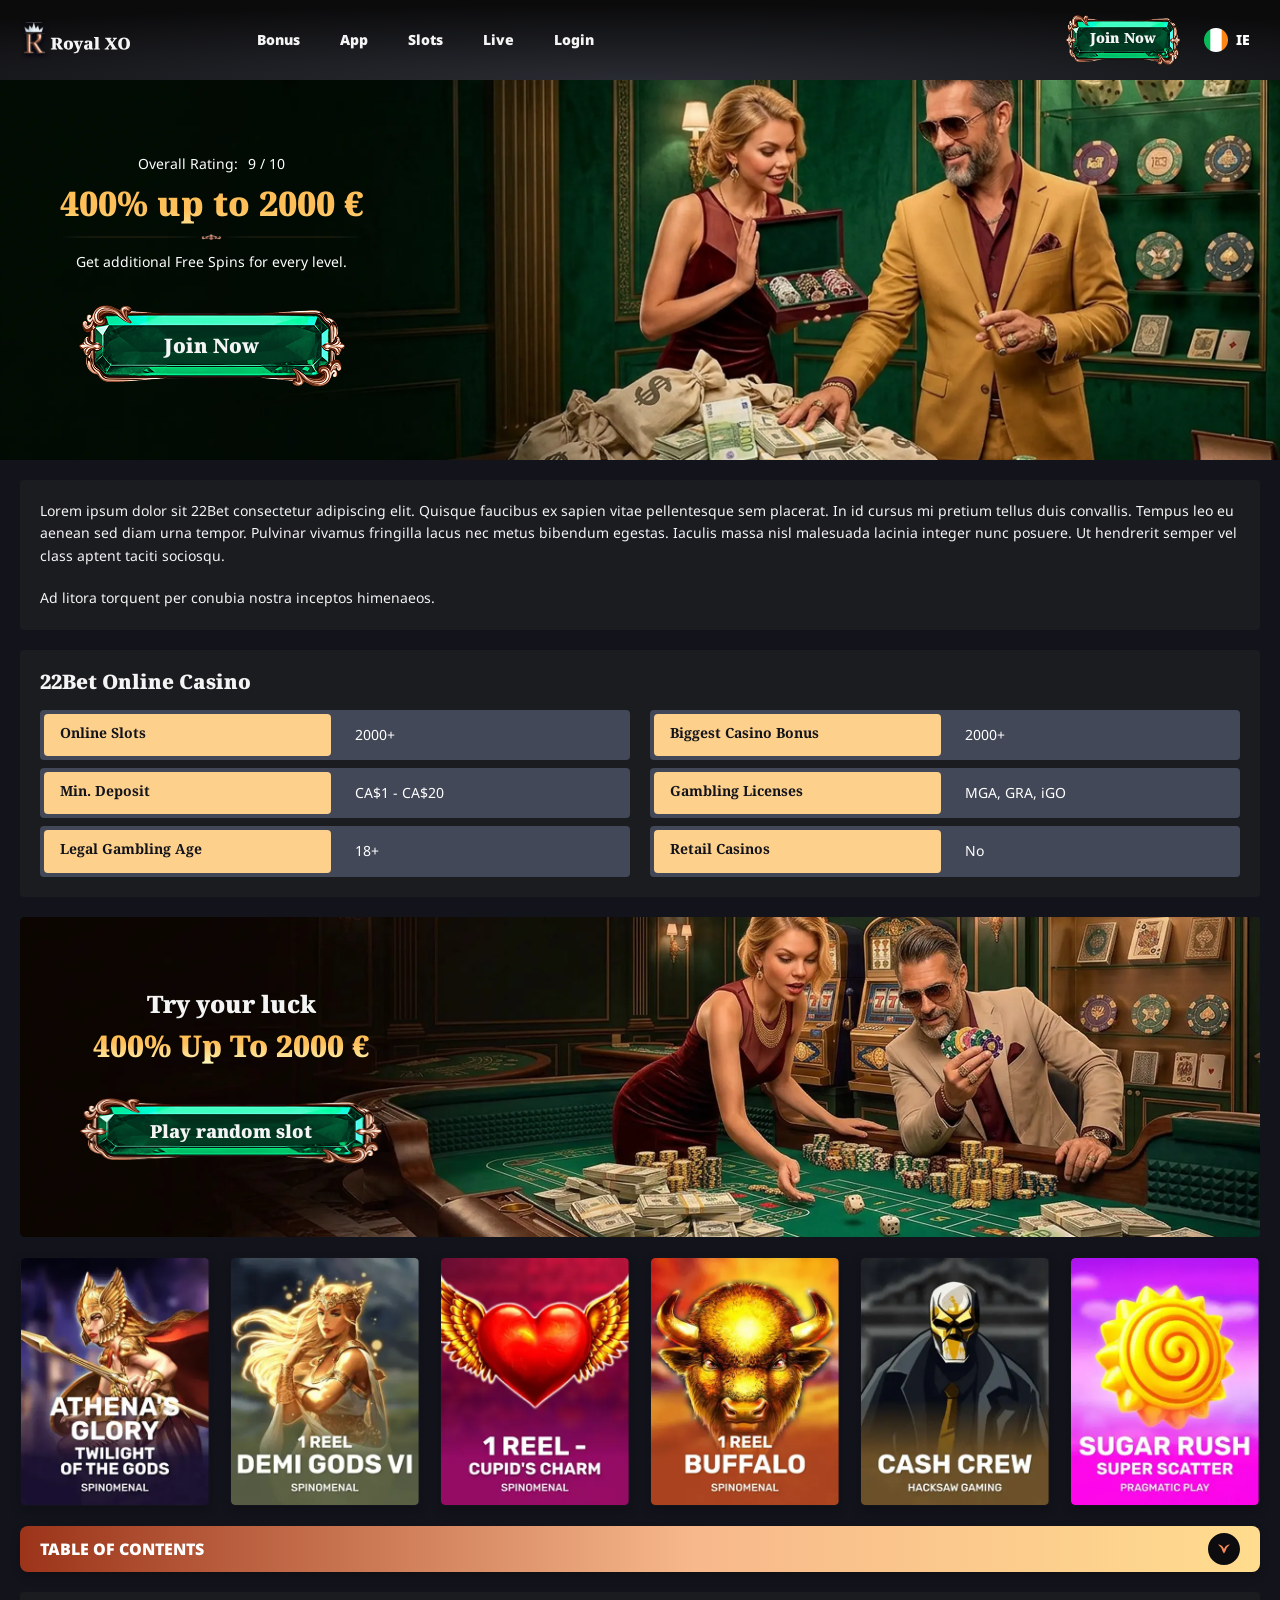
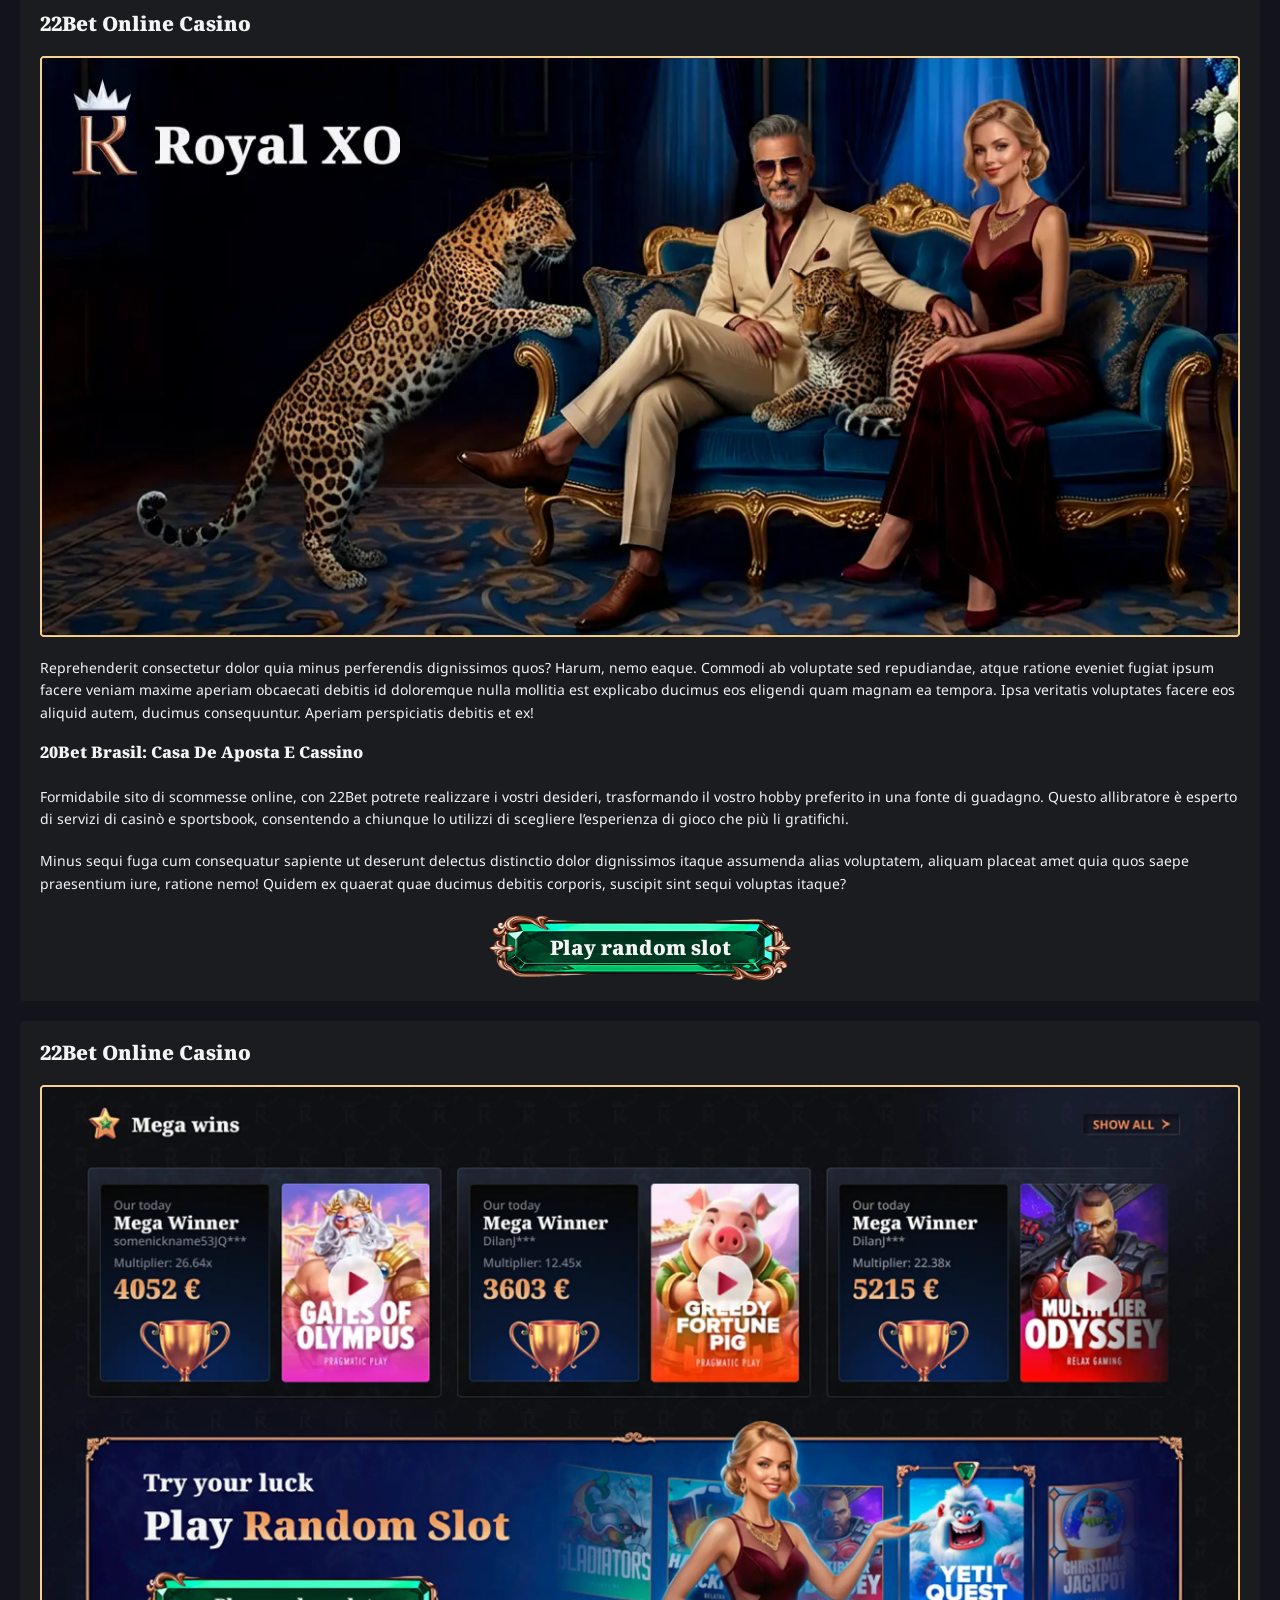
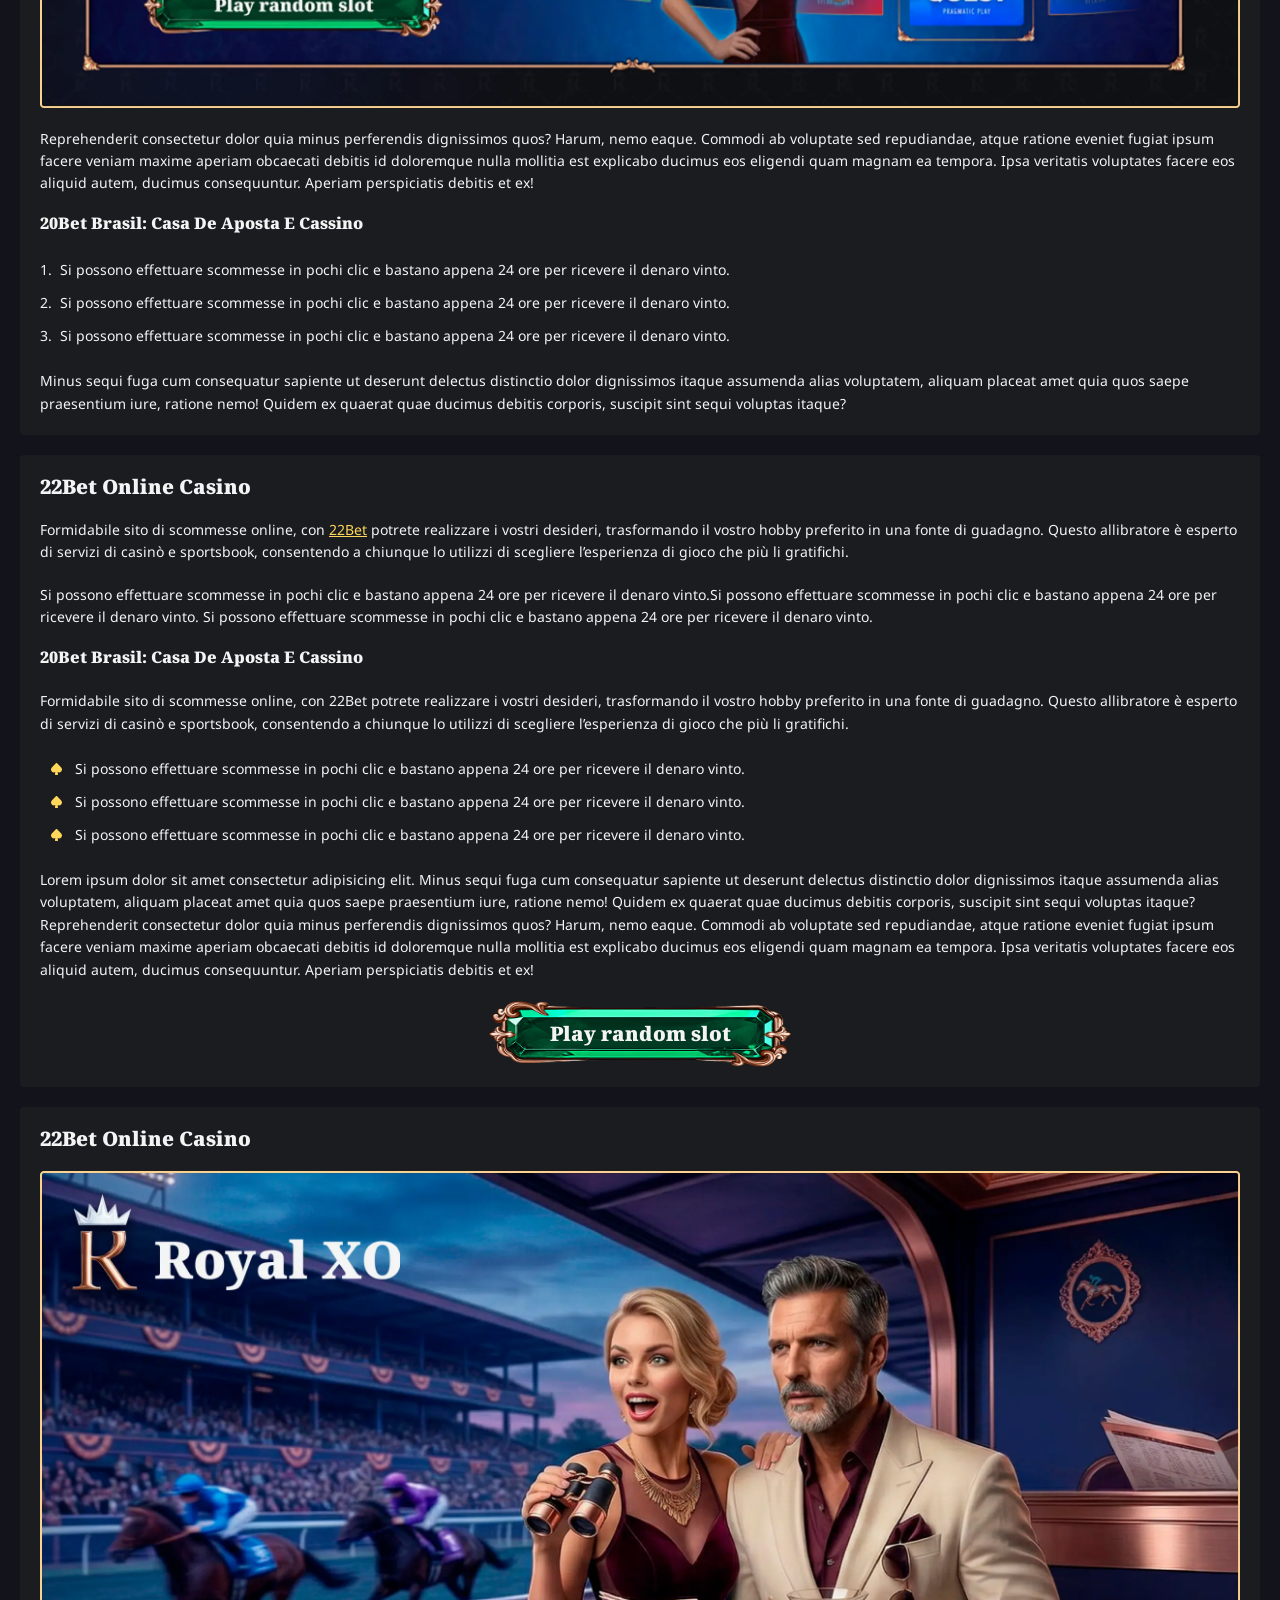
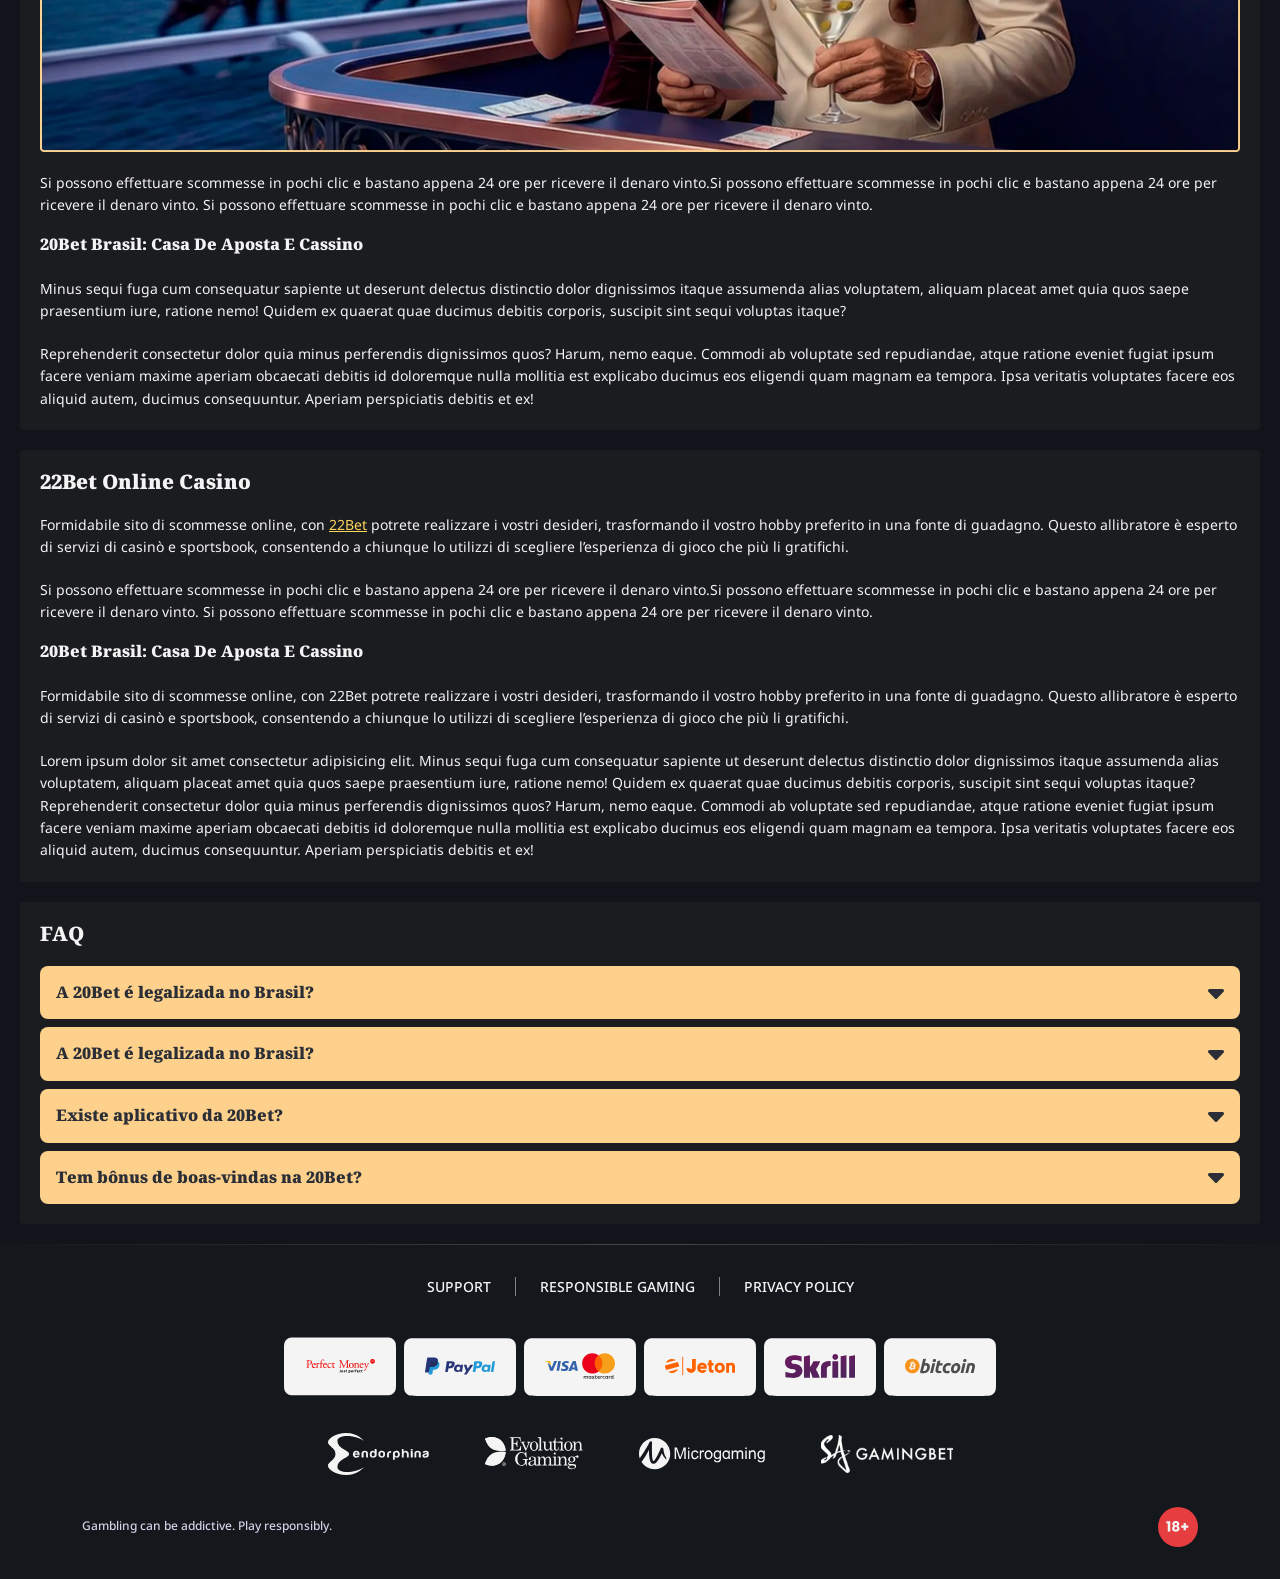
<file: index.html>
<!DOCTYPE html>
<html lang="ie">
  <head>
    <meta charset="UTF-8" />
   
    <meta name="viewport" content="width=device-width, initial-scale=1.0" />
    <title>RoyalXo</title>
    <meta name="description" content />
    <meta property="og:site_name" content />
    <meta property="og:title" content />
    <meta property="og:type" content="website" />
    <meta property="og:url" content />
    <meta property="og:image" content />
    <meta property="og:image:alt" content />
    <meta property="og:locale" content="ie" />
    <meta property="og:description" content />
    <link rel="preconnect" href="https://fonts.googleapis.com" />
    <link rel="preconnect" href="https://fonts.gstatic.com" crossorigin="anonymous" />
 <link href="https://fonts.googleapis.com/css2?family=Noto+Sans:wght@100;200;300;400;500;600;700;800;900&display=swap" rel="stylesheet">
  <link href="https://fonts.googleapis.com/css2?family=Noto+Serif:wght@100;200;300;400;500;600;700;800;900&display=swap" rel="stylesheet">
 <link rel="stylesheet" href="./css/reset.css" />
    <link rel="stylesheet" href="./css/main.css" />
    <link rel="stylesheet" href="./css/media.css"/>
    <link rel="icon" href="./images/favicon.png" type="image/x-icon"/>
    <script
    src="https://code.jquery.com/jquery-3.6.1.min.js"
    integrity="sha256-o88AwQnZB+VDvE9tvIXrMQaPlFFSUTR+nldQm1LuPXQ="
    crossorigin="anonymous"
  ></script>
  </head>
  <body>
    <header class="header">
      <section class="content header__content">
          <a href="/" class="logo header__logo"
          ><img src="./images/logo.svg" alt="logo" title
        /></a>
        <nav class="menu header__menu">
            <ul class="header__menu-list">
                
              <li class="" >
            
               <a href="./bonus.html" >
                Bonus
              </a>
            </li>
              <li>
                <a href="./app.html">
                 App
                </a>
              </li>
              
       
             
                  <li>
                    <a href="./slots.html">
                   Slots
                  </a></li>
                 
             
              
              
          
               <li>
                <a href="./live.html">
               Live
                </a>
              </li>
          
              <li>
                <a href="./login.html">
               Login
                </a>
              </li>
          
            </ul>
            <div class="header__button header__button-menu " >
              <a href="#" class="button  button__login-menu">Join Now</a>
              
            </div>
           
          </nav>
        
        <button class="header__btn-menu" >
          <svg width="16px" height="16px" viewBox="0 0 16 16" xmlns="http://www.w3.org/2000/svg">
              <rect y="0" width="16" height="3" rx="1.5"></rect>
              <rect y="6.5" width="16" height="3" rx="1.5"></rect>
              <rect y="13" width="16" height="3" rx="1.5"></rect>
            </svg>
        </button>
<a href="#" class="button button__login">Join Now</a>
           
             <div class="header__language">
                <div class="header__flag-wrap">
                  <a class="header__country" href="#">
                    <span><img src="./images/flag.png" alt=" Flag" title /></span>
                     <span>ie</span>
                  </a>
                </div>
               
              </div>  
            
      </section>
    </header>
     <main class="main home main-page">
        <section class=" hero hero__page">
           
            <div class="background">
              <img src="./images/main/bg-main.webp" alt="hero" title />
              
            </div>
            <div class="hero__wrapper">
              <div class="hero__data">
                <div class="hero__rating" >
                  <p>Overall Rating:</p>
                 
                  <span >
                    <span >9</span>
                  <span>/</span> 
                  <span >10</span>
                  
                  </span>
                </div>
                <h1 class="title general hero__title">
           400% up to 2000 € 
                </h1>
                <p class="hero__text">Get additional Free Spins for every level.</p>
                <a href="#" class="button  hero__button">Join Now</a>
               
              </div>
             
            </div>
          </section>
      <section class="main__wrap main__wrap-page">
       
       <section class="content__wrapper content__wrapper-page">

         
        
       
          <section class="content article">
            <p>Lorem ipsum dolor sit 22Bet consectetur adipiscing elit. Quisque faucibus ex sapien vitae pellentesque sem placerat. In id cursus mi pretium tellus duis convallis. Tempus leo eu aenean sed diam urna tempor. Pulvinar vivamus fringilla lacus nec metus bibendum egestas. Iaculis massa nisl malesuada lacinia integer nunc posuere. Ut hendrerit semper vel class aptent taciti sociosqu.</p>
            <p>Ad litora torquent per conubia nostra inceptos himenaeos.</p>
          </section>
      <section class="content features">
            <h2 class="title high features__title">22Bet Online casino</h2>
           
              <table class="features__table">
               <tbody class="features__group">
                 
                   <tr>
                   <td>Online slots</td>
                   <td>2000+</td>
                  </tr>
                  <tr>
                   <td>Biggest casino bonus</td>
                   <td>2000+</td>
                  </tr>
                  <tr>
                   <td>Min. deposit</td>
                   <td>CA$1 - CA$20</td>
                  </tr>
              
                     <tr>
                     <td>Gambling licenses</td>
                     <td>MGA, GRA, iGO</td>
                   </tr>
                   <tr>
                     <td>Legal gambling age</td>
                     <td>18+</td>
                   </tr>
                   <tr>
                     <td>Retail casinos</td>
                     <td>No</td>
                   </tr>
                
               </tbody>
             </table>
           
           </section>  

        
             
             <section class="content banner banner-main">
            <div class="background ">
              
              <img src="./images/main/banner-main.webp" alt="banner" title />
              
            </div>
            <div class="banner__info">
               <p class="banner__subtitle">Try your luck</p>
              <h2 class="title high banner__title-main">
           400% up to 2000 € 
              </h2>
           
              <a href="#" class="button banner__button">Play random slot</a>
              
            </div>
          </section>
          
           <section class="content casino">
           
              <ul class="casino__list  ">
                <li class="casino__item">
                   <a href="#">
                     <div class="casino__wrapper">
                      <img class="casino__img" src="./images/main/card-main1.webp" alt="" title>
                    <div class="casino__hover casino__hover-live">
                        
                        <div class="casino-box">
                            
                        <span  class="button  casino__buttons">Play now</span>
                        </div>
                    </div>
                    </div>
                    
                   </a>
                </li>
                <li class="casino__item">
                   <a href="#">
                     <div class="casino__wrapper">
                      <img class="casino__img" src="./images/main/card-main2.webp" alt="" title>
                    <div class="casino__hover casino__hover-live">
                        
                        <div class="casino-box">
                            
                        <span  class="button  casino__buttons">Play now</span>
                        </div>
                    </div>
                    </div>
                    
                   </a>
                </li>
                 <li class="casino__item">
                   <a href="#">
                     <div class="casino__wrapper">
                      <img class="casino__img" src="./images/main/card-main3.webp" alt="" title>
                    <div class="casino__hover casino__hover-live">
                        
                        <div class="casino-box">
                            
                        <span  class="button  casino__buttons">Play now</span>
                        </div>
                    </div>
                    </div>
                    
                   </a>
                </li>
                 <li class="casino__item">
                   <a href="#">
                     <div class="casino__wrapper">
                      <img class="casino__img" src="./images/main/card-main4.webp" alt="" title>
                    <div class="casino__hover casino__hover-live">
                        
                        <div class="casino-box">
                            
                        <span  class="button  casino__buttons">Play now</span>
                        </div>
                    </div>
                    </div>
                    
                   </a>
                </li>
                 <li class="casino__item">
                   <a href="#">
                     <div class="casino__wrapper">
                      <img class="casino__img" src="./images/main/card-main5.webp" alt="" title>
                    <div class="casino__hover casino__hover-live">
                        
                        <div class="casino-box">
                            
                        <span  class="button  casino__buttons">Play now</span>
                        </div>
                    </div>
                    </div>
                    
                   </a>
                </li>
                 <li class="casino__item">
                   <a href="#">
                     <div class="casino__wrapper">
                      <img class="casino__img" src="./images/main/card-main6.webp" alt="" title>
                    <div class="casino__hover casino__hover-live">
                        
                        <div class="casino-box">
                            
                        <span  class="button  casino__buttons">Play now</span>
                        </div>
                    </div>
                    </div>
                    
                   </a>
                </li>
              </ul>
         </section>
              <section class="content menu-review__content">
              

            
                <div class="menu__review-desk menu__review-content">table of contents</div>
                <ul class="menu__review menu__review-list">
                  <li><a href="#">Casa de Aposta e Cassino</a></li>
                    <li><a href="#">Casa de Aposta e Cassino</a></li>
                      <li><a href="#">Casa de Aposta e Cassino</a></li>
                        <li><a href="#">Casa de Aposta e Cassino</a></li>
                           <li><a href="#">Frequently Asked Questions</a></li>
                         
                          
                </ul>
             
          
          </section>
          
        
          <section class="content article">
            <h2 class="title high article__title">22Bet Online casino</h2>
             <div class="images">
              <img src="./images/main/image1-main.webp" alt="banner" title />
            </div>
            <p>
             Reprehenderit consectetur dolor quia minus perferendis dignissimos quos? Harum, nemo eaque. Commodi ab voluptate sed repudiandae, atque ratione eveniet fugiat ipsum facere veniam maxime aperiam obcaecati debitis id doloremque nulla mollitia est explicabo ducimus eos eligendi quam magnam ea tempora. Ipsa veritatis voluptates facere eos aliquid autem, ducimus consequuntur. Aperiam perspiciatis debitis et ex!</p>
           <h3>20Bet Brasil: Casa de Aposta e Cassino</h3>
          <p>Formidabile sito di scommesse online, con 22Bet potrete realizzare i vostri desideri, trasformando il vostro hobby preferito in una fonte di guadagno. Questo allibratore è esperto di servizi di casinò e sportsbook, consentendo a chiunque lo utilizzi di scegliere l’esperienza di gioco che più li gratifichi.</p>
                <p>Minus sequi fuga cum consequatur sapiente ut deserunt delectus distinctio dolor dignissimos itaque assumenda alias voluptatem, aliquam placeat amet quia quos saepe praesentium iure, ratione nemo! Quidem ex quaerat quae ducimus debitis corporis, suscipit sint sequi voluptas itaque? </p>
             <a href="#" class="button">Play random slot</a>
              </section>
           <section class="content article">
            <h2 class="title high article__title">22Bet Online casino</h2>
             <div class="images">
              <img src="./images/main/image2-main.webp" alt="banner" title />
            </div>
             <p>
             Reprehenderit consectetur dolor quia minus perferendis dignissimos quos? Harum, nemo eaque. Commodi ab voluptate sed repudiandae, atque ratione eveniet fugiat ipsum facere veniam maxime aperiam obcaecati debitis id doloremque nulla mollitia est explicabo ducimus eos eligendi quam magnam ea tempora. Ipsa veritatis voluptates facere eos aliquid autem, ducimus consequuntur. Aperiam perspiciatis debitis et ex!</p>
            <h3>20Bet Brasil: Casa de Aposta e Cassino</h3>
           <ol>
            <li>Si possono effettuare scommesse in pochi clic e bastano appena 24 ore per ricevere il denaro vinto.</li>
            <li>Si possono effettuare scommesse in pochi clic e bastano appena 24 ore per ricevere il denaro vinto.</li>
            <li>Si possono effettuare scommesse in pochi clic e bastano appena 24 ore per ricevere il denaro vinto.</li>
                </ol>
                <p>Minus sequi fuga cum consequatur sapiente ut deserunt delectus distinctio dolor dignissimos itaque assumenda alias voluptatem, aliquam placeat amet quia quos saepe praesentium iure, ratione nemo! Quidem ex quaerat quae ducimus debitis corporis, suscipit sint sequi voluptas itaque? </p>
          
          </section>
            <section class="content article">
            <h2 class="title high article__title">22Bet Online casino</h2>
            <p>
              Formidabile sito di scommesse online, con <a href="#">22Bet</a> potrete realizzare i vostri desideri, trasformando il vostro hobby preferito in una fonte di guadagno. Questo allibratore è esperto di servizi di casinò e sportsbook, consentendo a chiunque lo utilizzi di scegliere l’esperienza di gioco che più li gratifichi.
            </p>
            <p>Si possono effettuare scommesse in pochi clic e bastano appena 24 ore per ricevere il denaro vinto.Si possono effettuare scommesse in pochi clic e bastano appena 24 ore per ricevere il denaro vinto. Si possono effettuare scommesse in pochi clic e bastano appena 24 ore per ricevere il denaro vinto.</p>
            <h3>20Bet Brasil: Casa de Aposta e Cassino</h3>
            <p>Formidabile sito di scommesse online, con 22Bet potrete realizzare i vostri desideri, trasformando il vostro hobby preferito in una fonte di guadagno. Questo allibratore è esperto di servizi di casinò e sportsbook, consentendo a chiunque lo utilizzi di scegliere l’esperienza di gioco che più li gratifichi.</p>
            <ul>
            <li>Si possono effettuare scommesse in pochi clic e bastano appena 24 ore per ricevere il denaro vinto.</li>
            <li>Si possono effettuare scommesse in pochi clic e bastano appena 24 ore per ricevere il denaro vinto.</li>
            <li>Si possono effettuare scommesse in pochi clic e bastano appena 24 ore per ricevere il denaro vinto.</li>
                </ul>
           <p>Lorem ipsum dolor sit amet consectetur adipisicing elit. Minus sequi fuga cum consequatur sapiente ut deserunt delectus distinctio dolor dignissimos itaque assumenda alias voluptatem, aliquam placeat amet quia quos saepe praesentium iure, ratione nemo! Quidem ex quaerat quae ducimus debitis corporis, suscipit sint sequi voluptas itaque? Reprehenderit consectetur dolor quia minus perferendis dignissimos quos? Harum, nemo eaque. Commodi ab voluptate sed repudiandae, atque ratione eveniet fugiat ipsum facere veniam maxime aperiam obcaecati debitis id doloremque nulla mollitia est explicabo ducimus eos eligendi quam magnam ea tempora. Ipsa veritatis voluptates facere eos aliquid autem, ducimus consequuntur. Aperiam perspiciatis debitis et ex!</p>
             <a href="#" class="button">Play random slot</a>
          </section>
           <section class="content article">
            <h2 class="title high article__title">22Bet Online casino</h2>
             <div class="images">
              <img src="./images/main/image3-main.webp" alt="banner" title />
            </div>
           
             <p>Si possono effettuare scommesse in pochi clic e bastano appena 24 ore per ricevere il denaro vinto.Si possono effettuare scommesse in pochi clic e bastano appena 24 ore per ricevere il denaro vinto. Si possono effettuare scommesse in pochi clic e bastano appena 24 ore per ricevere il denaro vinto.</p>
            <h3>20Bet Brasil: Casa de Aposta e Cassino</h3>
                <p>Minus sequi fuga cum consequatur sapiente ut deserunt delectus distinctio dolor dignissimos itaque assumenda alias voluptatem, aliquam placeat amet quia quos saepe praesentium iure, ratione nemo! Quidem ex quaerat quae ducimus debitis corporis, suscipit sint sequi voluptas itaque? </p>
          <p>
             Reprehenderit consectetur dolor quia minus perferendis dignissimos quos? Harum, nemo eaque. Commodi ab voluptate sed repudiandae, atque ratione eveniet fugiat ipsum facere veniam maxime aperiam obcaecati debitis id doloremque nulla mollitia est explicabo ducimus eos eligendi quam magnam ea tempora. Ipsa veritatis voluptates facere eos aliquid autem, ducimus consequuntur. Aperiam perspiciatis debitis et ex!</p>
           
              </section>
          
           <section class="content article">
            <h2 class="title high article__title">22Bet Online casino</h2>
            <p>
              Formidabile sito di scommesse online, con <a href="#">22Bet</a> potrete realizzare i vostri desideri, trasformando il vostro hobby preferito in una fonte di guadagno. Questo allibratore è esperto di servizi di casinò e sportsbook, consentendo a chiunque lo utilizzi di scegliere l’esperienza di gioco che più li gratifichi.
            </p>
            <p>Si possono effettuare scommesse in pochi clic e bastano appena 24 ore per ricevere il denaro vinto.Si possono effettuare scommesse in pochi clic e bastano appena 24 ore per ricevere il denaro vinto. Si possono effettuare scommesse in pochi clic e bastano appena 24 ore per ricevere il denaro vinto.</p>
            <h3>20Bet Brasil: Casa de Aposta e Cassino</h3>
            <p>Formidabile sito di scommesse online, con 22Bet potrete realizzare i vostri desideri, trasformando il vostro hobby preferito in una fonte di guadagno. Questo allibratore è esperto di servizi di casinò e sportsbook, consentendo a chiunque lo utilizzi di scegliere l’esperienza di gioco che più li gratifichi.</p>
          
           <p>Lorem ipsum dolor sit amet consectetur adipisicing elit. Minus sequi fuga cum consequatur sapiente ut deserunt delectus distinctio dolor dignissimos itaque assumenda alias voluptatem, aliquam placeat amet quia quos saepe praesentium iure, ratione nemo! Quidem ex quaerat quae ducimus debitis corporis, suscipit sint sequi voluptas itaque? Reprehenderit consectetur dolor quia minus perferendis dignissimos quos? Harum, nemo eaque. Commodi ab voluptate sed repudiandae, atque ratione eveniet fugiat ipsum facere veniam maxime aperiam obcaecati debitis id doloremque nulla mollitia est explicabo ducimus eos eligendi quam magnam ea tempora. Ipsa veritatis voluptates facere eos aliquid autem, ducimus consequuntur. Aperiam perspiciatis debitis et ex!</p>
             
          </section>

          <section class="content faq">
            <h2 class="title high faq__title"> FAQ </h2>
            <ol class="faq__list " >
              <li class="faq__item"  >
                <h3 class="title medium faq__subtitle js-button-expander js-button-expander--faq"  > A 20Bet é legalizada no Brasil?
                 </h3>
                <div  class="faq__answer js-expand-content js-expand-content--faq" >
                  <p  >
                  Lorem ipsum dolor sit amet, consectetur adipisicing elit. Dolorum velit harum repellendus quia distinctio dolorem temporibus totam nostrum facilis, incidunt ab dolor vel. Ipsum provident laborum atque, iste dolorum cupiditate at nam. Dignissimos accusamus ipsam, amet perspiciatis dolore quibusdam provident. </p>
                </div>
              </li>
               <li class="faq__item"  >
                <h3 class="title medium faq__subtitle js-button-expander js-button-expander--faq"  > A 20Bet é legalizada no Brasil?
                 </h3>
                <div  class="faq__answer js-expand-content js-expand-content--faq" >
                  <p  >
                  Lorem ipsum dolor sit amet, consectetur adipisicing elit. Dolorum velit harum repellendus quia distinctio dolorem temporibus totam nostrum facilis, incidunt ab dolor vel. Ipsum provident laborum atque, iste dolorum cupiditate at nam. Dignissimos accusamus ipsam, amet perspiciatis dolore quibusdam provident. </p>
                </div>
              </li>
              <li class="faq__item"  >
                <h3 class="title medium faq__subtitle js-button-expander js-button-expander--faq"  >Existe aplicativo da 20Bet?</h3>
                <div class="faq__answer js-expand-content js-expand-content--faq" >
                  <p  >
                 Lorem ipsum dolor sit amet, consectetur adipisicing elit. Dolorum velit harum repellendus quia distinctio dolorem temporibus totam nostrum facilis, incidunt ab dolor vel. Ipsum provident laborum atque, iste dolorum cupiditate at nam. Dignissimos accusamus ipsam, amet perspiciatis dolore quibusdam provident. </p>
                </div>
              </li> 
              <li class="faq__item"  >
                <h3 class="title medium faq__subtitle js-button-expander js-button-expander--faq"  >Tem bônus de boas-vindas na 20Bet?</h3>
                <div class="faq__answer js-expand-content js-expand-content--faq" >
                  <p  >
                  Lorem ipsum dolor sit amet, consectetur adipisicing elit. Dolorum velit harum repellendus quia distinctio dolorem temporibus totam nostrum facilis, incidunt ab dolor vel. Ipsum provident laborum atque, iste dolorum cupiditate at nam. Dignissimos accusamus ipsam, amet perspiciatis dolore quibusdam provident. </p>
                </div>
              </li> 
            
             
            </ol>
          </section>
          
        </section> 
      
        <div class=""  onclick="scrollToTop()">
          <button class="main__arrow" id="scrollToTopBtn"></button>
        </div> 
        
      </section>
    </main> 
     <footer class=" footer ">
      <section class="content footer__content">
        <ul class="footer__menu">
        
         <li><a href="./support.html">Support</a></li>
         <li><a href="./responsible.html">Responsible Gaming</a></li>
         <li><a href="./policy.html">Privacy Policy</a></li>
         
        </ul>
       
          <ul class="footer__cards-list">
           
            
            <li>
              <a href="#"
                ><img
                  src="./images/footer-img1.svg"
                  alt="image"
                  title
              /></a>
            </li>
             <li>
              <a href="#"
                ><img
                  src="./images/footer-img2.svg"
                  alt="image"
                  title
              /></a>
            </li>
             <li>
              <a href="#"
                ><img
                  src="./images/footer-img3.svg"
                  alt="image"
                  title
              /></a>
            </li>
             <li>
              <a href="#"
                ><img
                  src="./images/footer-img4.svg"
                  alt="image"
                  title
              /></a>
            </li>
             <li>
              <a href="#"
                ><img
                  src="./images/footer-img5.svg"
                  alt="image"
                  title
              /></a>
            </li>
             <li>
              <a href="#"
                ><img
                  src="./images/footer-img6.svg"
                  alt="image"
                  title
              /></a>
            </li>
           
           
          </ul>
         <ul class="footer__cards-list footer__cards">
           
            
            <li>
              <a href="#"
                ><img
                  src="./images/footer-img7.svg"
                  alt="image"
                  title
              /></a>
            </li>
              <li>
              <a href="#"
                ><img
                  src="./images/footer-img8.svg"
                  alt="image"
                  title
              /></a>
            </li>
              <li>
              <a href="#"
                ><img
                  src="./images/footer-img9.svg"
                  alt="image"
                  title
              /></a>
            </li>
              <li>
              <a href="#"
                ><img
                  src="./images/footer-img10.svg"
                  alt="image"
                  title
              /></a>
            </li>
         </ul>
     <div class="footer__wrapp">
          <div class="footer__text">
            <p>Gambling can be addictive. Play responsibly. 
</p>
           
          </div>
         
      <div class="footer__age">
            <img src="./images/age.svg" alt="age" title />
          </div>
     </div>
      </section>
    </footer>
    <script src="./js/arrowUp.js" defer></script>
    <script src="./js/sidebar.js" defer></script>
    <script src="./js/expander.js" defer></script>
    <script src="./js/mobile-menu.js" defer></script>
    <!-- <script src="./js/flag.js" defer></script> -->
  </body>
</html>
</file>
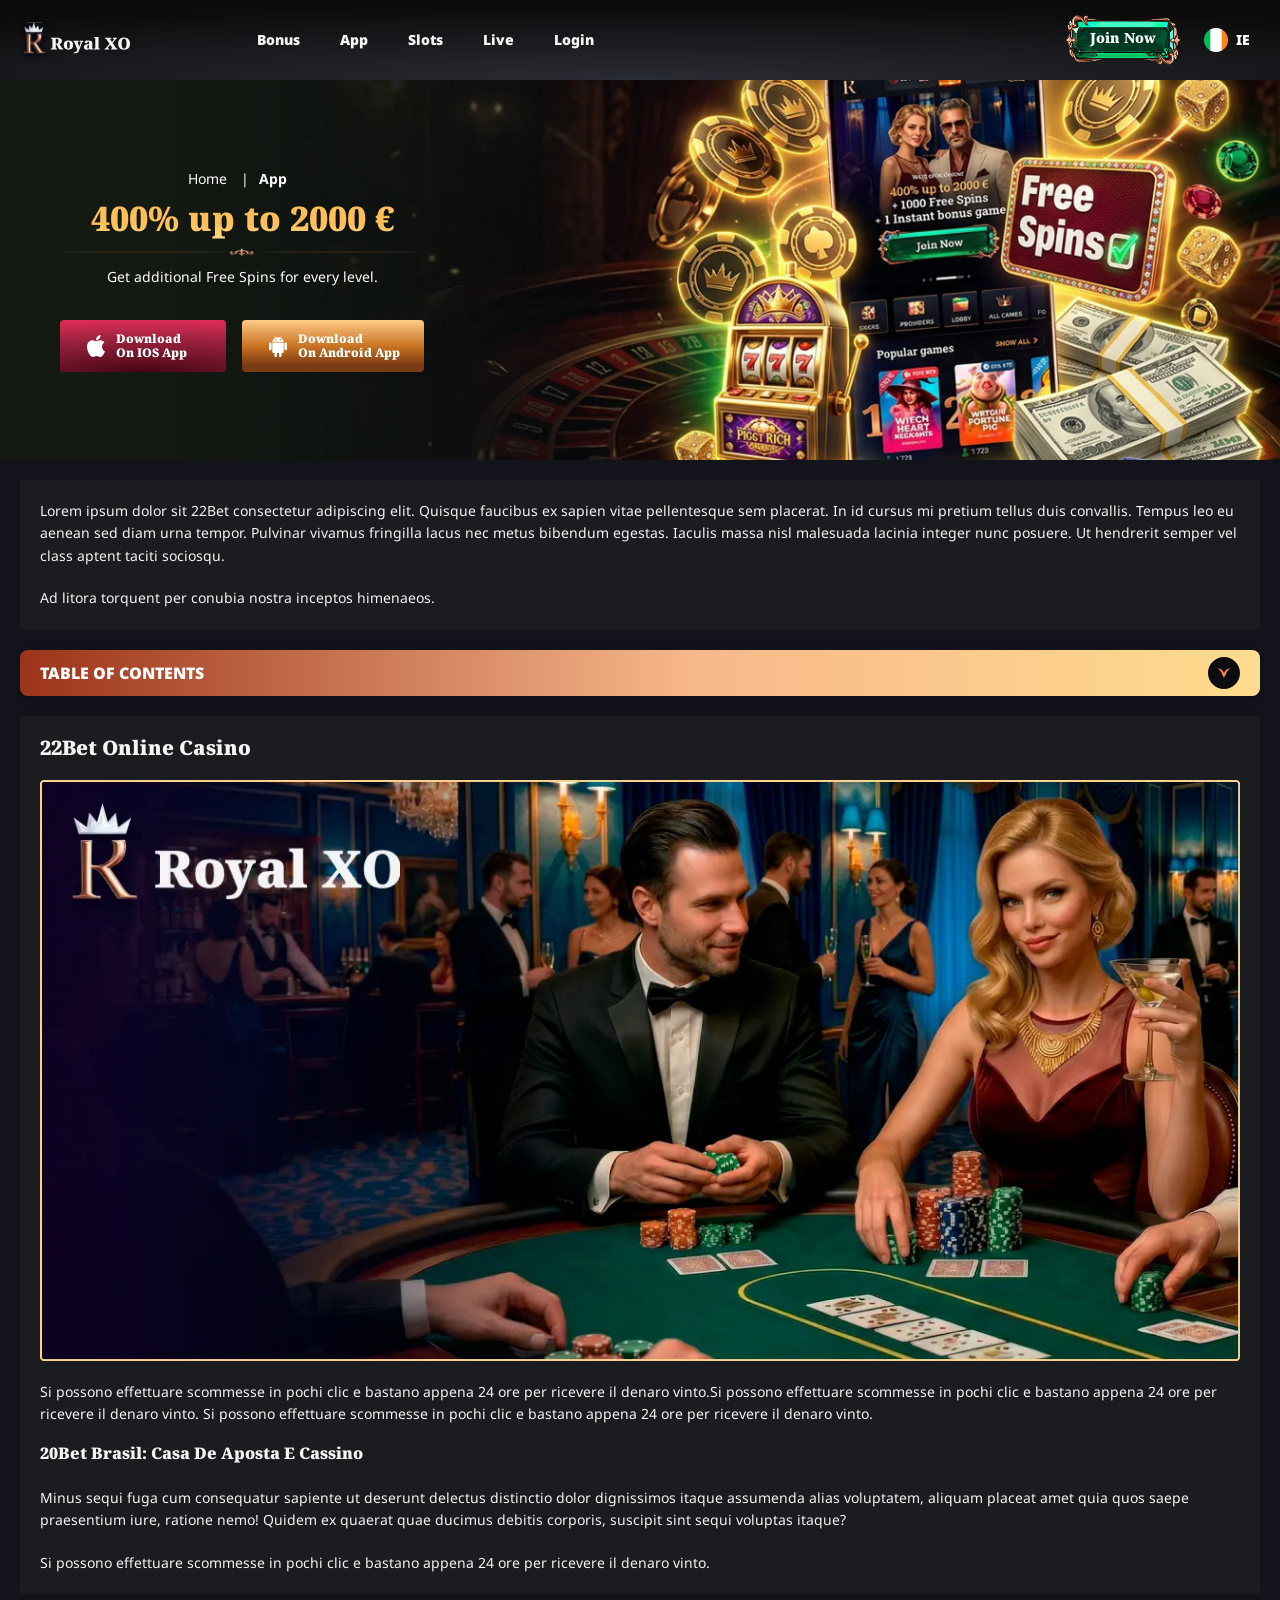
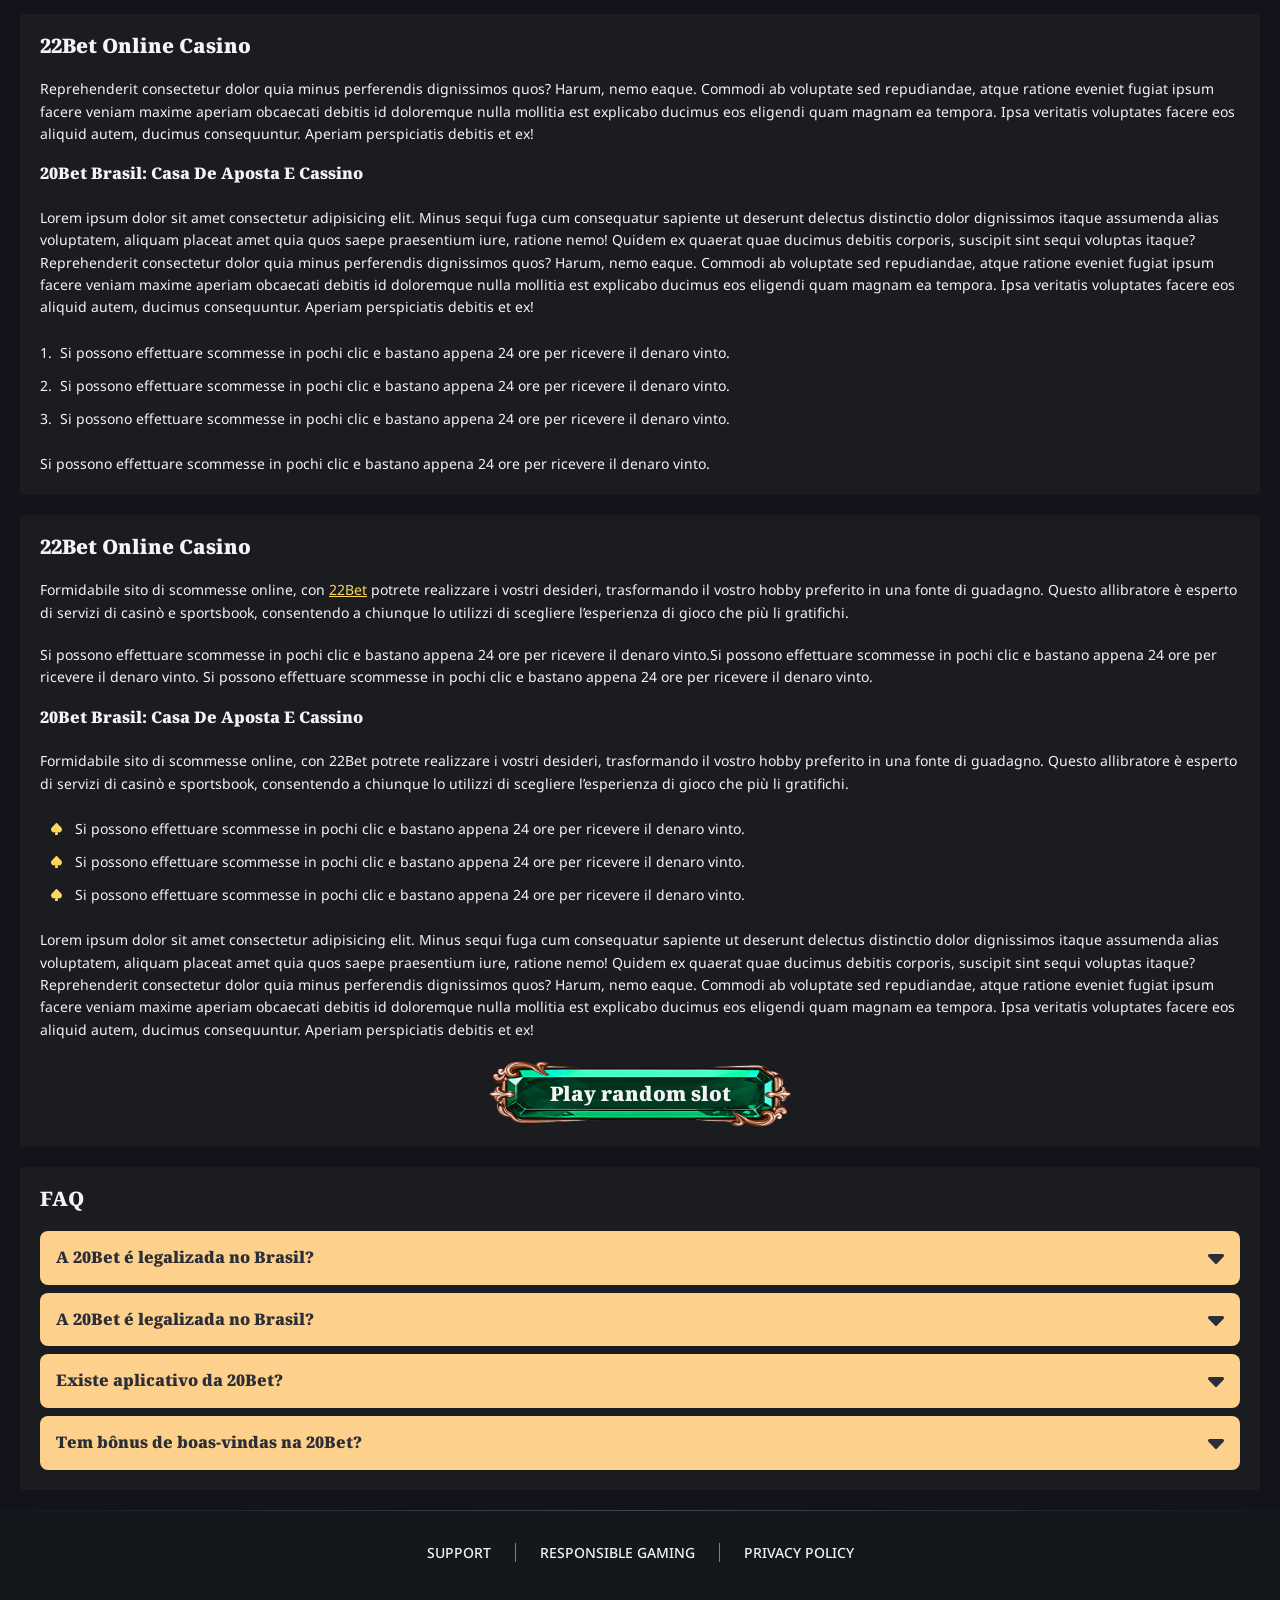
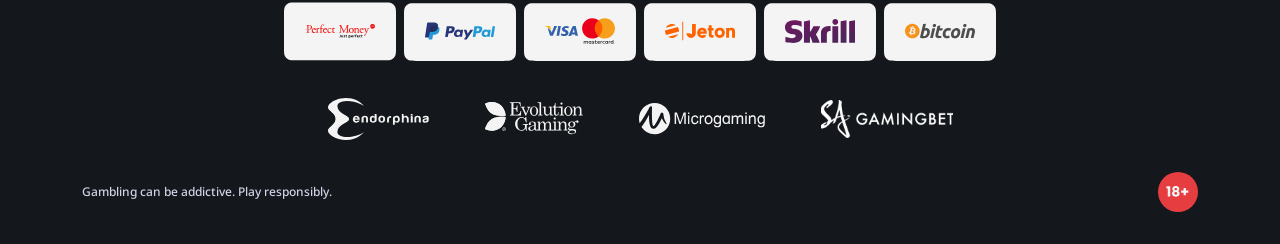
<file: app.html>
<!DOCTYPE html>
<html lang="ie">
  <head>
    <meta charset="UTF-8" />
   
    <meta name="viewport" content="width=device-width, initial-scale=1.0" />
    <title>RoyalXo </title>
    <meta name="description" content />
    <meta property="og:site_name" content />
    <meta property="og:title" content />
    <meta property="og:type" content="website" />
    <meta property="og:url" content />
    <meta property="og:image" content />
    <meta property="og:image:alt" content />
    <meta property="og:locale" content="ie" />
    <meta property="og:description" content />
    <link rel="preconnect" href="https://fonts.googleapis.com" />
    <link rel="preconnect" href="https://fonts.gstatic.com" crossorigin="anonymous" />
 <link href="https://fonts.googleapis.com/css2?family=Noto+Sans:wght@100;200;300;400;500;600;700;800;900&display=swap" rel="stylesheet">
  <link href="https://fonts.googleapis.com/css2?family=Noto+Serif:wght@100;200;300;400;500;600;700;800;900&display=swap" rel="stylesheet">
 
   <link rel="stylesheet" href="./css/reset.css" />
    <link rel="stylesheet" href="./css/main.css" />
    <link rel="stylesheet" href="./css/media.css"/>
    <link rel="icon" href="./images/favicon.png" type="image/x-icon"/>
    <script
    src="https://code.jquery.com/jquery-3.6.1.min.js"
    integrity="sha256-o88AwQnZB+VDvE9tvIXrMQaPlFFSUTR+nldQm1LuPXQ="
    crossorigin="anonymous"
  ></script>
  </head>
  <body>
<header class="header">
      <section class="content header__content">
          <a href="/" class="logo header__logo"
          ><img src="./images/logo.svg" alt="logo" title
        /></a>
        <nav class="menu header__menu">
            <ul class="header__menu-list">
                
              <li class="" >
            
               <a href="./bonus.html" >
                Bonus
              </a>
            </li>
              <li>
                <a href="./app.html">
                 App
                </a>
              </li>
              
       
             
                  <li>
                    <a href="./slots.html">
                   Slots
                  </a></li>
                 
             
              
              
          
               <li>
                <a href="./live.html">
               Live
                </a>
              </li>
          
              <li>
                <a href="./login.html">
               Login
                </a>
              </li>
          
            </ul>
            <div class="header__button header__button-menu " >
              <a href="#" class="button  button__login-menu">Join Now</a>
              
            </div>
           
          </nav>
        
        <button class="header__btn-menu" >
          <svg width="16px" height="16px" viewBox="0 0 16 16" xmlns="http://www.w3.org/2000/svg">
              <rect y="0" width="16" height="3" rx="1.5"></rect>
              <rect y="6.5" width="16" height="3" rx="1.5"></rect>
              <rect y="13" width="16" height="3" rx="1.5"></rect>
            </svg>
        </button>
<a href="#" class="button button__login">Join Now</a>
           
             <div class="header__language">
                <div class="header__flag-wrap">
                  <a class="header__country" href="#">
                    <span><img src="./images/flag.png" alt=" Flag" title /></span>
                     <span>ie</span>
                  </a>
                </div>
           
              </div>  
            
      </section>
    </header>
     <main class="main home main-page">
        <section class=" hero hero__page">
           
            <div class="background ">
              <img src="./images/app/bg-app.webp" alt="hero" title />
              
            </div>
            <div class="hero__wrapper hero__wrapper-page">
              <div class="hero__data hero__data-bonus">
                <ul
                class="breadcrumbs "
                
              >
                <li
                  
                >
                  <a href="/" >
                    <span >Home</span></a
                  >
                 
                </li>
                <li
                  
                >
                  <a href="#" > <span >App</span></a>
                 
                </li>
              </ul>
                <h1 class="title general hero__title">
             400% up to 2000 € 
                </h1>
                 <p class="hero__text"> Get additional Free Spins for every level.</p>
               
              <div class="banner__content banner__content-app">
             
                  <a href="#" class="banner__btn banner__btn-app">
                    <img src="./images/main/apple-app.svg" alt="icon" title>
                   Download </br>
on IOS App
                  </a>
                  <a href="#" class="banner__btn banner__btn-android"
                    > <img src="./images/main/android-app.svg" alt="icon" title>Download   </br>
on Android App</a
                  >
                </div>
              </div>
             
            </div>
          </section>
      <section class="main__wrap main__wrap-page">
       
       <section class="content__wrapper content__wrapper-page">
  <section class="content article">
            <p>Lorem ipsum dolor sit 22Bet consectetur adipiscing elit. Quisque faucibus ex sapien vitae pellentesque sem placerat. In id cursus mi pretium tellus duis convallis. Tempus leo eu aenean sed diam urna tempor. Pulvinar vivamus fringilla lacus nec metus bibendum egestas. Iaculis massa nisl malesuada lacinia integer nunc posuere. Ut hendrerit semper vel class aptent taciti sociosqu.</p>
            <p>Ad litora torquent per conubia nostra inceptos himenaeos.</p>
          </section>
         
      <section class="content menu-review__content">
              

            
                <div class="menu__review-desk menu__review-content">table of contents</div>
                <ul class="menu__review menu__review-list">
                  <li><a href="#">Casa de Aposta e Cassino</a></li>
                    <li><a href="#">Casa de Aposta e Cassino</a></li>
                      <li><a href="#">Casa de Aposta e Cassino</a></li>
                        <li><a href="#">Casa de Aposta e Cassino</a></li>
                           <li><a href="#">Frequently Asked Questions</a></li>
                         
                          
                </ul>
             
          
          </section>
        
          <section class="content article">
            <h2 class="title high article__title">22Bet Online casino</h2>
             <div class="images">
              <img src="./images/app/image1-app.webp" alt="banner" title />
            </div>
           <p>Si possono effettuare scommesse in pochi clic e bastano appena 24 ore per ricevere il denaro vinto.Si possono effettuare scommesse in pochi clic e bastano appena 24 ore per ricevere il denaro vinto. Si possono effettuare scommesse in pochi clic e bastano appena 24 ore per ricevere il denaro vinto.</p>
          <h3>20Bet Brasil: Casa de Aposta e Cassino</h3>
           
               <p>Minus sequi fuga cum consequatur sapiente ut deserunt delectus distinctio dolor dignissimos itaque assumenda alias voluptatem, aliquam placeat amet quia quos saepe praesentium iure, ratione nemo! Quidem ex quaerat quae ducimus debitis corporis, suscipit sint sequi voluptas itaque? </p>
              <p>Si possono effettuare scommesse in pochi clic e bastano appena 24 ore per ricevere il denaro vinto.</p>  
              </section>
         
           <section class="content article">
            <h2 class="title high article__title">22Bet Online casino</h2>
            <p>Reprehenderit consectetur dolor quia minus perferendis dignissimos quos? Harum, nemo eaque. Commodi ab voluptate sed repudiandae, atque ratione eveniet fugiat ipsum facere veniam maxime aperiam obcaecati debitis id doloremque nulla mollitia est explicabo ducimus eos eligendi quam magnam ea tempora. Ipsa veritatis voluptates facere eos aliquid autem, ducimus consequuntur. Aperiam perspiciatis debitis et ex!</p>
            
            <h3>20Bet Brasil: Casa de Aposta e Cassino</h3>
           <p>Lorem ipsum dolor sit amet consectetur adipisicing elit. Minus sequi fuga cum consequatur sapiente ut deserunt delectus distinctio dolor dignissimos itaque assumenda alias voluptatem, aliquam placeat amet quia quos saepe praesentium iure, ratione nemo! Quidem ex quaerat quae ducimus debitis corporis, suscipit sint sequi voluptas itaque? Reprehenderit consectetur dolor quia minus perferendis dignissimos quos? Harum, nemo eaque. Commodi ab voluptate sed repudiandae, atque ratione eveniet fugiat ipsum facere veniam maxime aperiam obcaecati debitis id doloremque nulla mollitia est explicabo ducimus eos eligendi quam magnam ea tempora. Ipsa veritatis voluptates facere eos aliquid autem, ducimus consequuntur. Aperiam perspiciatis debitis et ex!</p>
            <ol>
            <li>Si possono effettuare scommesse in pochi clic e bastano appena 24 ore per ricevere il denaro vinto.
</li>
            <li>Si possono effettuare scommesse in pochi clic e bastano appena 24 ore per ricevere il denaro vinto.
</li>
            <li>Si possono effettuare scommesse in pochi clic e bastano appena 24 ore per ricevere il denaro vinto.
</li>
               </ol>
                  <p>Si possono effettuare scommesse in pochi clic e bastano appena 24 ore per ricevere il denaro vinto.</p>  
           
          </section>
 <section class="content article">
            <h2 class="title high article__title">22Bet Online casino</h2>
            <p>
              Formidabile sito di scommesse online, con <a href="#">22Bet</a> potrete realizzare i vostri desideri, trasformando il vostro hobby preferito in una fonte di guadagno. Questo allibratore è esperto di servizi di casinò e sportsbook, consentendo a chiunque lo utilizzi di scegliere l’esperienza di gioco che più li gratifichi.
            </p>
            <p>Si possono effettuare scommesse in pochi clic e bastano appena 24 ore per ricevere il denaro vinto.Si possono effettuare scommesse in pochi clic e bastano appena 24 ore per ricevere il denaro vinto. Si possono effettuare scommesse in pochi clic e bastano appena 24 ore per ricevere il denaro vinto.</p>
            <h3>20Bet Brasil: Casa de Aposta e Cassino</h3>
            <p>Formidabile sito di scommesse online, con 22Bet potrete realizzare i vostri desideri, trasformando il vostro hobby preferito in una fonte di guadagno. Questo allibratore è esperto di servizi di casinò e sportsbook, consentendo a chiunque lo utilizzi di scegliere l’esperienza di gioco che più li gratifichi.</p>
            <ul>
            <li>Si possono effettuare scommesse in pochi clic e bastano appena 24 ore per ricevere il denaro vinto.</li>
            <li>Si possono effettuare scommesse in pochi clic e bastano appena 24 ore per ricevere il denaro vinto.</li>
            <li>Si possono effettuare scommesse in pochi clic e bastano appena 24 ore per ricevere il denaro vinto.</li>
                </ul>
           <p>Lorem ipsum dolor sit amet consectetur adipisicing elit. Minus sequi fuga cum consequatur sapiente ut deserunt delectus distinctio dolor dignissimos itaque assumenda alias voluptatem, aliquam placeat amet quia quos saepe praesentium iure, ratione nemo! Quidem ex quaerat quae ducimus debitis corporis, suscipit sint sequi voluptas itaque? Reprehenderit consectetur dolor quia minus perferendis dignissimos quos? Harum, nemo eaque. Commodi ab voluptate sed repudiandae, atque ratione eveniet fugiat ipsum facere veniam maxime aperiam obcaecati debitis id doloremque nulla mollitia est explicabo ducimus eos eligendi quam magnam ea tempora. Ipsa veritatis voluptates facere eos aliquid autem, ducimus consequuntur. Aperiam perspiciatis debitis et ex!</p>
             <a href="#" class="button">Play random slot</a>
          </section>

     <section class="content faq">
            <h2 class="title high faq__title"> FAQ</h2>
            <ol class="faq__list " >
              <li class="faq__item"  >
                <h3 class="title medium faq__subtitle js-button-expander js-button-expander--faq"  > A 20Bet é legalizada no Brasil?
                 </h3>
                <div  class="faq__answer js-expand-content js-expand-content--faq" >
                  <p  >
                  Lorem ipsum dolor sit amet, consectetur adipisicing elit. Dolorum velit harum repellendus quia distinctio dolorem temporibus totam nostrum facilis, incidunt ab dolor vel. Ipsum provident laborum atque, iste dolorum cupiditate at nam. Dignissimos accusamus ipsam, amet perspiciatis dolore quibusdam provident. </p>
                </div>
              </li>
               <li class="faq__item"  >
                <h3 class="title medium faq__subtitle js-button-expander js-button-expander--faq"  > A 20Bet é legalizada no Brasil?
                 </h3>
                <div  class="faq__answer js-expand-content js-expand-content--faq" >
                  <p  >
                  Lorem ipsum dolor sit amet, consectetur adipisicing elit. Dolorum velit harum repellendus quia distinctio dolorem temporibus totam nostrum facilis, incidunt ab dolor vel. Ipsum provident laborum atque, iste dolorum cupiditate at nam. Dignissimos accusamus ipsam, amet perspiciatis dolore quibusdam provident. </p>
                </div>
              </li>
              <li class="faq__item"  >
                <h3 class="title medium faq__subtitle js-button-expander js-button-expander--faq"  >Existe aplicativo da 20Bet?</h3>
                <div class="faq__answer js-expand-content js-expand-content--faq" >
                  <p  >
                 Lorem ipsum dolor sit amet, consectetur adipisicing elit. Dolorum velit harum repellendus quia distinctio dolorem temporibus totam nostrum facilis, incidunt ab dolor vel. Ipsum provident laborum atque, iste dolorum cupiditate at nam. Dignissimos accusamus ipsam, amet perspiciatis dolore quibusdam provident. </p>
                </div>
              </li> 
              <li class="faq__item"  >
                <h3 class="title medium faq__subtitle js-button-expander js-button-expander--faq"  >Tem bônus de boas-vindas na 20Bet?</h3>
                <div class="faq__answer js-expand-content js-expand-content--faq" >
                  <p  >
                  Lorem ipsum dolor sit amet, consectetur adipisicing elit. Dolorum velit harum repellendus quia distinctio dolorem temporibus totam nostrum facilis, incidunt ab dolor vel. Ipsum provident laborum atque, iste dolorum cupiditate at nam. Dignissimos accusamus ipsam, amet perspiciatis dolore quibusdam provident. </p>
                </div>
              </li> 
            
             
            </ol>
          </section>
          
        </section> 
      
        <div class=""  onclick="scrollToTop()">
          <button class="main__arrow" id="scrollToTopBtn"></button>
        </div> 
        
      </section>
    </main> 
 <footer class=" footer ">
      <section class="content footer__content">
        <ul class="footer__menu">
        
         <li><a href="./support.html">Support</a></li>
         <li><a href="./responsible.html">Responsible Gaming</a></li>
         <li><a href="./policy.html">Privacy Policy</a></li>
         
        </ul>
       
          <ul class="footer__cards-list">
           
            
            <li>
              <a href="#"
                ><img
                  src="./images/footer-img1.svg"
                  alt="image"
                  title
              /></a>
            </li>
             <li>
              <a href="#"
                ><img
                  src="./images/footer-img2.svg"
                  alt="image"
                  title
              /></a>
            </li>
             <li>
              <a href="#"
                ><img
                  src="./images/footer-img3.svg"
                  alt="image"
                  title
              /></a>
            </li>
             <li>
              <a href="#"
                ><img
                  src="./images/footer-img4.svg"
                  alt="image"
                  title
              /></a>
            </li>
             <li>
              <a href="#"
                ><img
                  src="./images/footer-img5.svg"
                  alt="image"
                  title
              /></a>
            </li>
             <li>
              <a href="#"
                ><img
                  src="./images/footer-img6.svg"
                  alt="image"
                  title
              /></a>
            </li>
           
           
          </ul>
         <ul class="footer__cards-list footer__cards">
           
            
            <li>
              <a href="#"
                ><img
                  src="./images/footer-img7.svg"
                  alt="image"
                  title
              /></a>
            </li>
              <li>
              <a href="#"
                ><img
                  src="./images/footer-img8.svg"
                  alt="image"
                  title
              /></a>
            </li>
              <li>
              <a href="#"
                ><img
                  src="./images/footer-img9.svg"
                  alt="image"
                  title
              /></a>
            </li>
              <li>
              <a href="#"
                ><img
                  src="./images/footer-img10.svg"
                  alt="image"
                  title
              /></a>
            </li>
         </ul>
     <div class="footer__wrapp">
          <div class="footer__text">
            <p>Gambling can be addictive. Play responsibly. 
</p>
           
          </div>
         
      <div class="footer__age">
            <img src="./images/age.svg" alt="age" title />
          </div>
     </div>
      </section>
    </footer>
    <script src="./js/arrowUp.js" defer></script>
    <script src="./js/sidebar.js" defer></script>
    <script src="./js/expander.js" defer></script>
    <script src="./js/mobile-menu.js" defer></script>
    <!-- <script src="./js/flag.js" defer></script> -->
  </body>
</html>
</file>
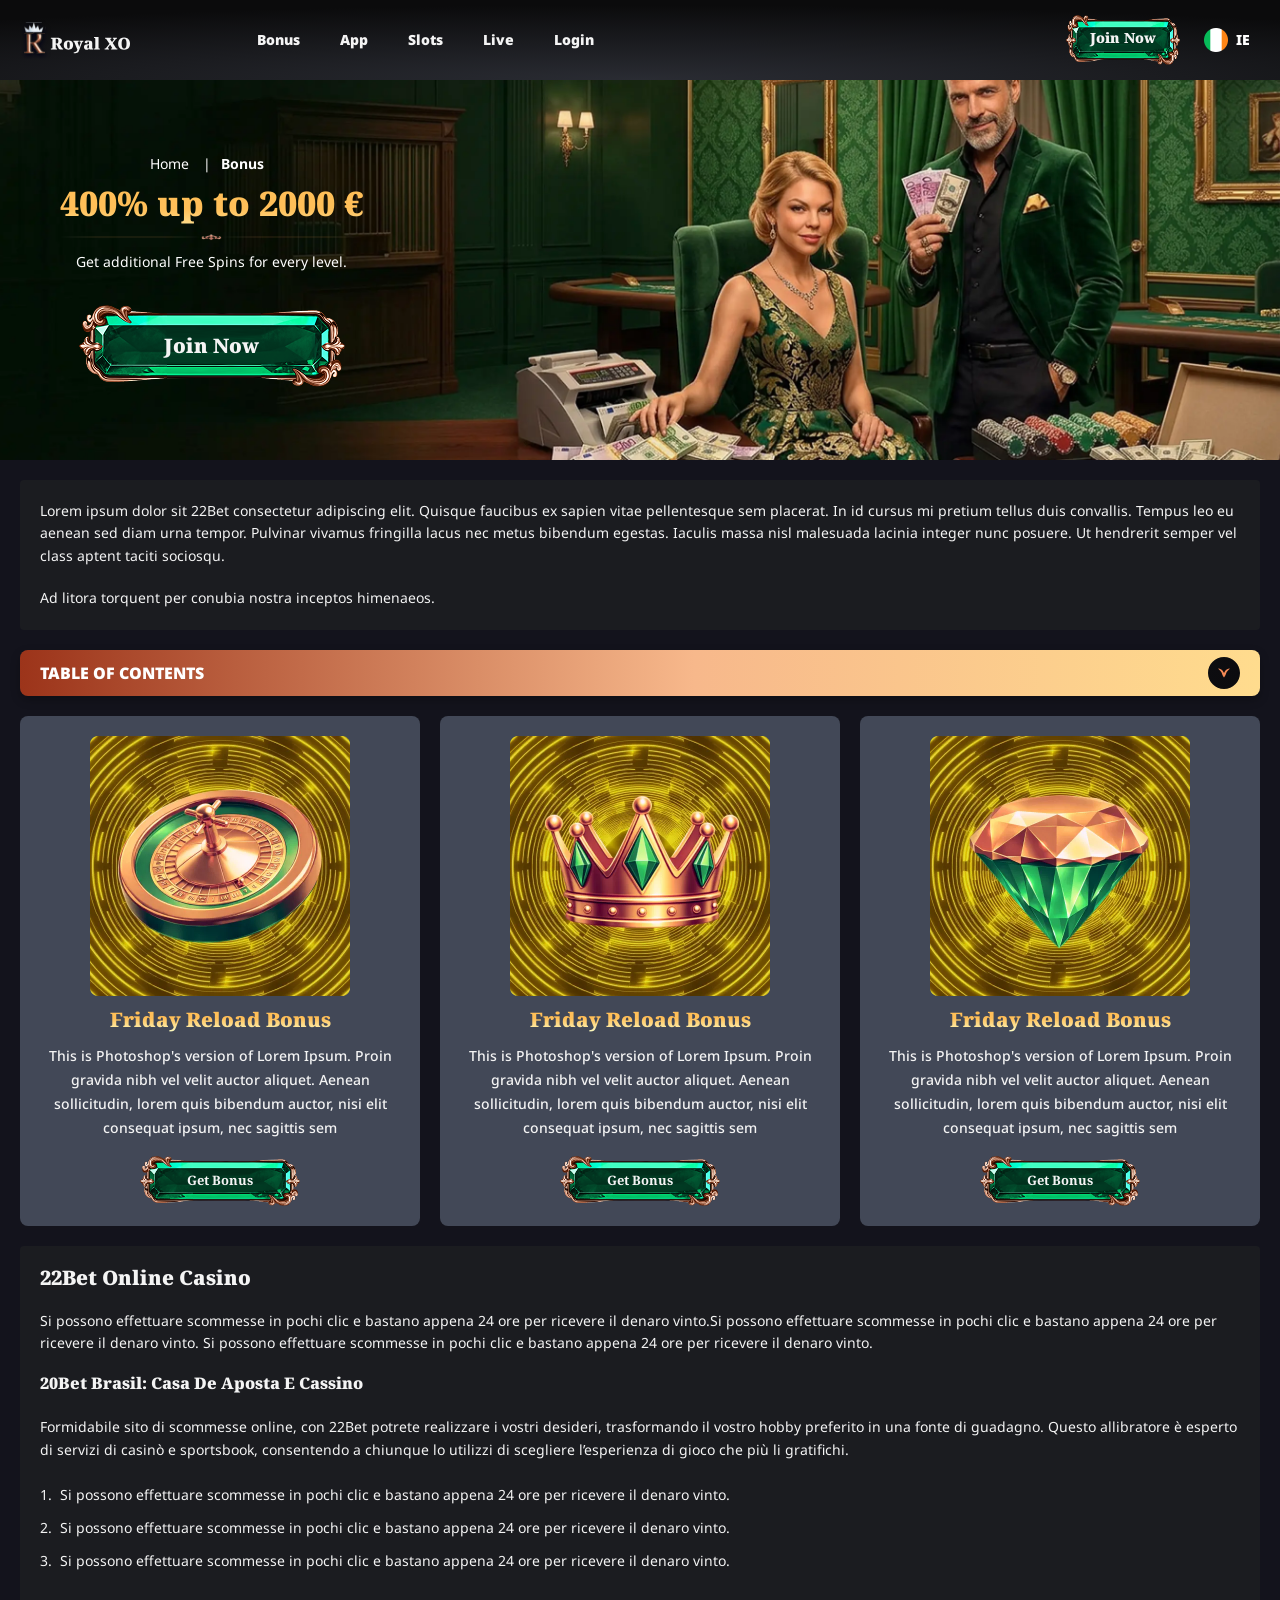
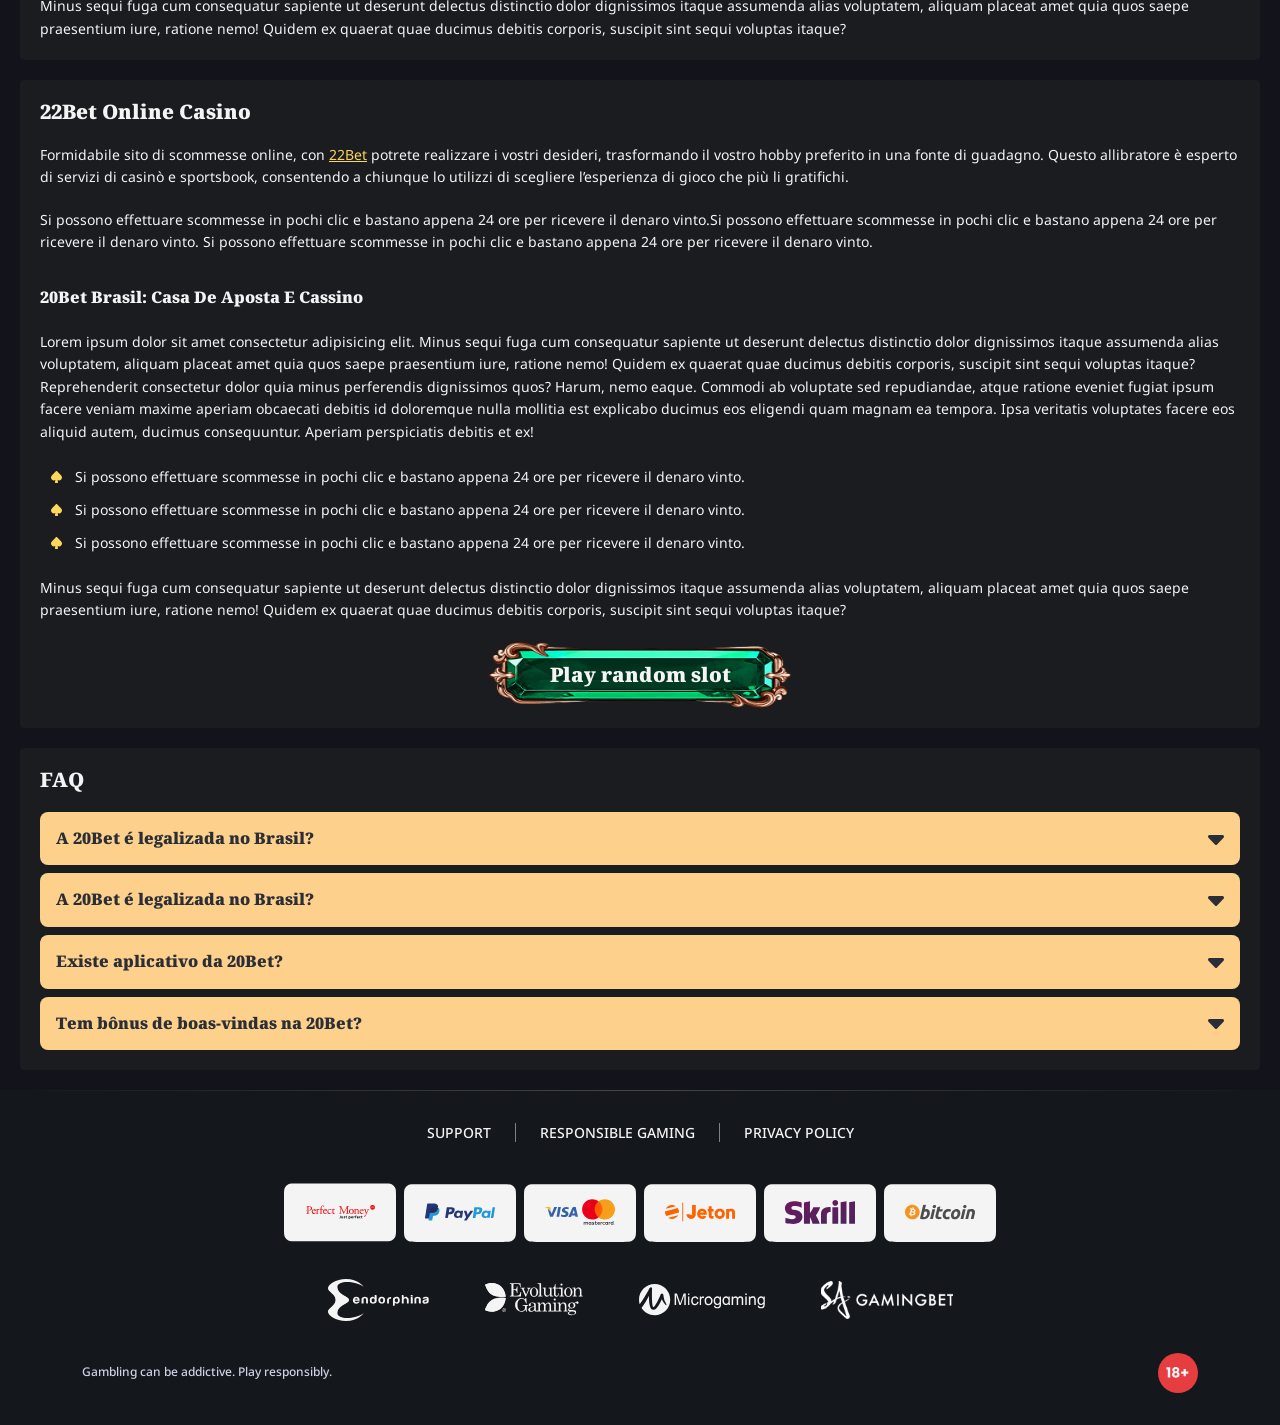
<file: bonus.html>
<!DOCTYPE html>
<html lang="ie">
  <head>
    <meta charset="UTF-8" />
   
    <meta name="viewport" content="width=device-width, initial-scale=1.0" />
    <title>RoyalXo </title>
    <meta name="description" content />
    <meta property="og:site_name" content />
    <meta property="og:title" content />
    <meta property="og:type" content="website" />
    <meta property="og:url" content />
    <meta property="og:image" content />
    <meta property="og:image:alt" content />
    <meta property="og:locale" content="ie" />
    <meta property="og:description" content />
    <link rel="preconnect" href="https://fonts.googleapis.com" />
    <link rel="preconnect" href="https://fonts.gstatic.com" crossorigin="anonymous" />
  <link href="https://fonts.googleapis.com/css2?family=Noto+Sans:wght@100;200;300;400;500;600;700;800;900&display=swap" rel="stylesheet">
  <link href="https://fonts.googleapis.com/css2?family=Noto+Serif:wght@100;200;300;400;500;600;700;800;900&display=swap" rel="stylesheet">

    <link rel="stylesheet" href="./css/reset.css" />
    <link rel="stylesheet" href="./css/main.css" />
    <link rel="stylesheet" href="./css/media.css"/>
    <link rel="icon" href="./images/favicon.png" type="image/x-icon"/>
    <script
    src="https://code.jquery.com/jquery-3.6.1.min.js"
    integrity="sha256-o88AwQnZB+VDvE9tvIXrMQaPlFFSUTR+nldQm1LuPXQ="
    crossorigin="anonymous"
  ></script>
  </head>
  <body>
   <header class="header">
      <section class="content header__content">
          <a href="/" class="logo header__logo"
          ><img src="./images/logo.svg" alt="logo" title
        /></a>
        <nav class="menu header__menu">
            <ul class="header__menu-list">
                
              <li class="" >
            
               <a href="./bonus.html" >
                Bonus
              </a>
            </li>
              <li>
                <a href="./app.html">
                 App
                </a>
              </li>
              
       
             
                  <li>
                    <a href="./slots.html">
                   Slots
                  </a></li>
                 
             
              
              
          
               <li>
                <a href="./live.html">
               Live
                </a>
              </li>
          
              <li>
                <a href="./login.html">
               Login
                </a>
              </li>
          
            </ul>
            <div class="header__button header__button-menu " >
              <a href="#" class="button  button__login-menu">Join Now</a>
            
            </div>
           
          </nav>
        
        <button class="header__btn-menu" >
          <svg width="16px" height="16px" viewBox="0 0 16 16" xmlns="http://www.w3.org/2000/svg">
              <rect y="0" width="16" height="3" rx="1.5"></rect>
              <rect y="6.5" width="16" height="3" rx="1.5"></rect>
              <rect y="13" width="16" height="3" rx="1.5"></rect>
            </svg>
        </button>
<a href="#" class="button button__login">Join Now</a>
           
             <div class="header__language">
                <div class="header__flag-wrap">
                  <a class="header__country" href="#">
                    <span><img src="./images/flag.png" alt=" Flag" title /></span>
                     <span>ie</span>
                  </a>
                </div>
          
              </div>  
            
      </section>
    </header>
     <main class="main home main-page">
        <section class=" hero hero__page">
           
            <div class="background background-page">
              <img src="./images/bonus/bg-bonus.webp" alt="hero" title />
              
            </div>
            <div class="hero__wrapper hero__wrapper-page">
              <div class="hero__data hero__data-bonus">
                <ul
                class="breadcrumbs "
                
              >
                <li
                  
                >
                  <a href="/" >
                    <span >Home</span></a
                  >
                 
                </li>
                <li
                  
                >
                  <a  > <span >Bonus</span></a>
                 
                </li>
              </ul>
                <h1 class="title general hero__title">
         400% up to 2000 € 
                </h1>
                 <p class="hero__text">Get additional Free Spins for every level.</p>
               
                <a href="#" class="button  hero__button ">Join Now</a>
               
              </div>
             
            </div>
          </section>
      <section class="main__wrap main__wrap-page">
       
       <section class="content__wrapper content__wrapper-page">
           <section class="content article">
            <p>Lorem ipsum dolor sit 22Bet consectetur adipiscing elit. Quisque faucibus ex sapien vitae pellentesque sem placerat. In id cursus mi pretium tellus duis convallis. Tempus leo eu aenean sed diam urna tempor. Pulvinar vivamus fringilla lacus nec metus bibendum egestas. Iaculis massa nisl malesuada lacinia integer nunc posuere. Ut hendrerit semper vel class aptent taciti sociosqu.</p>
            <p>Ad litora torquent per conubia nostra inceptos himenaeos.</p>
          </section>
              <section class="content menu-review__content">
              

            
                <div class="menu__review-desk menu__review-content">table of contents</div>
                <ul class="menu__review menu__review-list">
                  <li><a href="#">Casa de Aposta e Cassino</a></li>
                    <li><a href="#">Casa de Aposta e Cassino</a></li>
                      <li><a href="#">Casa de Aposta e Cassino</a></li>
                        <li><a href="#">Casa de Aposta e Cassino</a></li>
                           <li><a href="#">Frequently Asked Questions</a></li>
                         
                          
                </ul>
             
          
          </section>
        <section class="content bonuses">
            <ul class="bonuses__list">
               <li class="  bonuses__item">
                 
                 <!-- <div class="images__wrap"> -->
                   <div class=" bonuses__img">
                     <img src="./images/bonus/banner-bonus1.webp" alt="" title="">
                  </div>
                  <div class="bonuses__desc">
                     <div class="wrap">
                        
                        <h2 class="title high bonuses__title">Friday Reload Bonus</h2>
                        <p class="bonuses__subtitle">This is Photoshop's version of Lorem Ipsum. Proin gravida nibh vel velit auctor aliquet. Aenean sollicitudin, lorem quis bibendum auctor, nisi elit consequat ipsum, nec sagittis sem  </p>
                        
                     </div>
                     <div class="bonuses__buttons">
                     
                      <a href="#" class="button bonuses__button">Get Bonus</a>
                   </div>
                  </div>
                 <!-- </div>
                   -->
               </li>
               <li class="bonuses__item">
                 <!-- <div class="images__wrap"> -->
                  <div class=" bonuses__img">
                     <img src="./images/bonus/banner-bonus2.webp" alt="" title="">
                      
                  </div>
                  <div class="bonuses__desc">
                     <div class="wrap">
                       
                        <h2 class="title high bonuses__title">Friday Reload Bonus</h2>
                      <p class="bonuses__subtitle">This is Photoshop's version of Lorem Ipsum. Proin gravida nibh vel velit auctor aliquet. Aenean sollicitudin, lorem quis bibendum auctor, nisi elit consequat ipsum, nec sagittis sem  </p>
                     <div class="bonuses__buttons">
                      <!-- <a href="#" class="button bonuses__button">Find out more</a> -->
                      <a href="#" class="button bonuses__button">Get Bonus</a>
                   </div>
                  </div>
                 <!-- </div> -->
               </li>
               <li class="bonuses__item">
                <!-- <div class="images__wrap"> -->
                  <div class=" bonuses__img">
                     <img src="./images/bonus/banner-bonus3.webp" alt="" title="">
                  </div>
                  <div class="bonuses__desc">
                     <div class="wrap">
                        
                        <h2 class="title high bonuses__title">Friday Reload Bonus</h2>
                      <p class="bonuses__subtitle">This is Photoshop's version of Lorem Ipsum. Proin gravida nibh vel velit auctor aliquet. Aenean sollicitudin, lorem quis bibendum auctor, nisi elit consequat ipsum, nec sagittis sem  </p>
                     </div>
                     <div class="bonuses__buttons">
                      <!-- <a href="#" class="button bonuses__button">Find out more</a> -->
                      <a href="#" class="button bonuses__button">Get Bonus</a>
                   </div>
                  </div>
                <!-- </div> -->
               </li>
           
            </ul>
         </section>
         
           <section class="content article">
            <h2 class="title high article__title">22Bet Online casino</h2>
            
                <p>Si possono effettuare scommesse in pochi clic e bastano appena 24 ore per ricevere il denaro vinto.Si possono effettuare scommesse in pochi clic e bastano appena 24 ore per ricevere il denaro vinto. Si possono effettuare scommesse in pochi clic e bastano appena 24 ore per ricevere il denaro vinto.</p>
         <h3>20Bet Brasil: Casa de Aposta e Cassino</h3>  
         <p>Formidabile sito di scommesse online, con 22Bet potrete realizzare i vostri desideri, trasformando il vostro hobby preferito in una fonte di guadagno. Questo allibratore è esperto di servizi di casinò e sportsbook, consentendo a chiunque lo utilizzi di scegliere l’esperienza di gioco che più li gratifichi.</p>
           <ol>
            <li>Si possono effettuare scommesse in pochi clic e bastano appena 24 ore per ricevere il denaro vinto.</li>
            <li>Si possono effettuare scommesse in pochi clic e bastano appena 24 ore per ricevere il denaro vinto.</li>
            <li>Si possono effettuare scommesse in pochi clic e bastano appena 24 ore per ricevere il denaro vinto.</li>
                </ol>
              
              <p>Minus sequi fuga cum consequatur sapiente ut deserunt delectus distinctio dolor dignissimos itaque assumenda alias voluptatem, aliquam placeat amet quia quos saepe praesentium iure, ratione nemo! Quidem ex quaerat quae ducimus debitis corporis, suscipit sint sequi voluptas itaque? </p>
          
            </section>
                <section class="content article">
            <h2 class="title high article__title">22Bet Online casino</h2>
            <p>
              Formidabile sito di scommesse online, con <a href="#">22Bet</a> potrete realizzare i vostri desideri, trasformando il vostro hobby preferito in una fonte di guadagno. Questo allibratore è esperto di servizi di casinò e sportsbook, consentendo a chiunque lo utilizzi di scegliere l’esperienza di gioco che più li gratifichi.
            </p>      
            <p>Si possono effettuare scommesse in pochi clic e bastano appena 24 ore per ricevere il denaro vinto.Si possono effettuare scommesse in pochi clic e bastano appena 24 ore per ricevere il denaro vinto. Si possono effettuare scommesse in pochi clic e bastano appena 24 ore per ricevere il denaro vinto.</p>
            <h3><h3>20Bet Brasil: Casa de Aposta e Cassino</h3>  </h3>
           <p>Lorem ipsum dolor sit amet consectetur adipisicing elit. Minus sequi fuga cum consequatur sapiente ut deserunt delectus distinctio dolor dignissimos itaque assumenda alias voluptatem, aliquam placeat amet quia quos saepe praesentium iure, ratione nemo! Quidem ex quaerat quae ducimus debitis corporis, suscipit sint sequi voluptas itaque? Reprehenderit consectetur dolor quia minus perferendis dignissimos quos? Harum, nemo eaque. Commodi ab voluptate sed repudiandae, atque ratione eveniet fugiat ipsum facere veniam maxime aperiam obcaecati debitis id doloremque nulla mollitia est explicabo ducimus eos eligendi quam magnam ea tempora. Ipsa veritatis voluptates facere eos aliquid autem, ducimus consequuntur. Aperiam perspiciatis debitis et ex!</p>
             <ul>
            <li>Si possono effettuare scommesse in pochi clic e bastano appena 24 ore per ricevere il denaro vinto.</li>
            <li>Si possono effettuare scommesse in pochi clic e bastano appena 24 ore per ricevere il denaro vinto.</li>
            <li>Si possono effettuare scommesse in pochi clic e bastano appena 24 ore per ricevere il denaro vinto.</li>
                </ul>
              
              <p>Minus sequi fuga cum consequatur sapiente ut deserunt delectus distinctio dolor dignissimos itaque assumenda alias voluptatem, aliquam placeat amet quia quos saepe praesentium iure, ratione nemo! Quidem ex quaerat quae ducimus debitis corporis, suscipit sint sequi voluptas itaque? </p>
             <a href="#" class="button">Play random slot</a>
          </section>
        
          <section class="content faq">
            <h2 class="title high faq__title"> FAQ </h2>
            <ol class="faq__list " >
              <li class="faq__item"  >
                <h3 class="title medium faq__subtitle js-button-expander js-button-expander--faq"  > A 20Bet é legalizada no Brasil?
                 </h3>
                <div  class="faq__answer js-expand-content js-expand-content--faq" >
                  <p  >
                  Lorem ipsum dolor sit amet, consectetur adipisicing elit. Dolorum velit harum repellendus quia distinctio dolorem temporibus totam nostrum facilis, incidunt ab dolor vel. Ipsum provident laborum atque, iste dolorum cupiditate at nam. Dignissimos accusamus ipsam, amet perspiciatis dolore quibusdam provident. </p>
                </div>
              </li>
               <li class="faq__item"  >
                <h3 class="title medium faq__subtitle js-button-expander js-button-expander--faq"  > A 20Bet é legalizada no Brasil?
                 </h3>
                <div  class="faq__answer js-expand-content js-expand-content--faq" >
                  <p  >
                  Lorem ipsum dolor sit amet, consectetur adipisicing elit. Dolorum velit harum repellendus quia distinctio dolorem temporibus totam nostrum facilis, incidunt ab dolor vel. Ipsum provident laborum atque, iste dolorum cupiditate at nam. Dignissimos accusamus ipsam, amet perspiciatis dolore quibusdam provident. </p>
                </div>
              </li>
              <li class="faq__item"  >
                <h3 class="title medium faq__subtitle js-button-expander js-button-expander--faq"  >Existe aplicativo da 20Bet?</h3>
                <div class="faq__answer js-expand-content js-expand-content--faq" >
                  <p  >
                 Lorem ipsum dolor sit amet, consectetur adipisicing elit. Dolorum velit harum repellendus quia distinctio dolorem temporibus totam nostrum facilis, incidunt ab dolor vel. Ipsum provident laborum atque, iste dolorum cupiditate at nam. Dignissimos accusamus ipsam, amet perspiciatis dolore quibusdam provident. </p>
                </div>
              </li> 
              <li class="faq__item"  >
                <h3 class="title medium faq__subtitle js-button-expander js-button-expander--faq"  >Tem bônus de boas-vindas na 20Bet?</h3>
                <div class="faq__answer js-expand-content js-expand-content--faq" >
                  <p  >
                  Lorem ipsum dolor sit amet, consectetur adipisicing elit. Dolorum velit harum repellendus quia distinctio dolorem temporibus totam nostrum facilis, incidunt ab dolor vel. Ipsum provident laborum atque, iste dolorum cupiditate at nam. Dignissimos accusamus ipsam, amet perspiciatis dolore quibusdam provident. </p>
                </div>
              </li> 
            
             
            </ol>
          </section>
          
        </section> 
        
       
        <div class=""  onclick="scrollToTop()">
          <button class="main__arrow" id="scrollToTopBtn"></button>
        </div> 
      </section>
    </main> 
     <footer class=" footer ">
      <section class="content footer__content">
        <ul class="footer__menu">
        
         <li><a href="./support.html">Support</a></li>
         <li><a href="./responsible.html">Responsible Gaming</a></li>
         <li><a href="./policy.html">Privacy Policy</a></li>
         
        </ul>
       
          <ul class="footer__cards-list">
           
            
            <li>
              <a href="#"
                ><img
                  src="./images/footer-img1.svg"
                  alt="image"
                  title
              /></a>
            </li>
             <li>
              <a href="#"
                ><img
                  src="./images/footer-img2.svg"
                  alt="image"
                  title
              /></a>
            </li>
             <li>
              <a href="#"
                ><img
                  src="./images/footer-img3.svg"
                  alt="image"
                  title
              /></a>
            </li>
             <li>
              <a href="#"
                ><img
                  src="./images/footer-img4.svg"
                  alt="image"
                  title
              /></a>
            </li>
             <li>
              <a href="#"
                ><img
                  src="./images/footer-img5.svg"
                  alt="image"
                  title
              /></a>
            </li>
             <li>
              <a href="#"
                ><img
                  src="./images/footer-img6.svg"
                  alt="image"
                  title
              /></a>
            </li>
           
           
          </ul>
         <ul class="footer__cards-list footer__cards">
           
            
            <li>
              <a href="#"
                ><img
                  src="./images/footer-img7.svg"
                  alt="image"
                  title
              /></a>
            </li>
              <li>
              <a href="#"
                ><img
                  src="./images/footer-img8.svg"
                  alt="image"
                  title
              /></a>
            </li>
              <li>
              <a href="#"
                ><img
                  src="./images/footer-img9.svg"
                  alt="image"
                  title
              /></a>
            </li>
              <li>
              <a href="#"
                ><img
                  src="./images/footer-img10.svg"
                  alt="image"
                  title
              /></a>
            </li>
         </ul>
     <div class="footer__wrapp">
          <div class="footer__text">
            <p>Gambling can be addictive. Play responsibly. 
</p>
           
          </div>
         
      <div class="footer__age">
            <img src="./images/age.svg" alt="age" title />
          </div>
     </div>
      </section>
    </footer>
    <script src="./js/sidebar.js" defer></script>
    <script src="./js/expander.js" defer></script>
    <script src="./js/mobile-menu.js" defer></script>
    <!-- <script src="./js/flag.js" defer></script> -->
     <script src="./js/arrowUp.js" defer></script>
  </body>
</html>
</file>
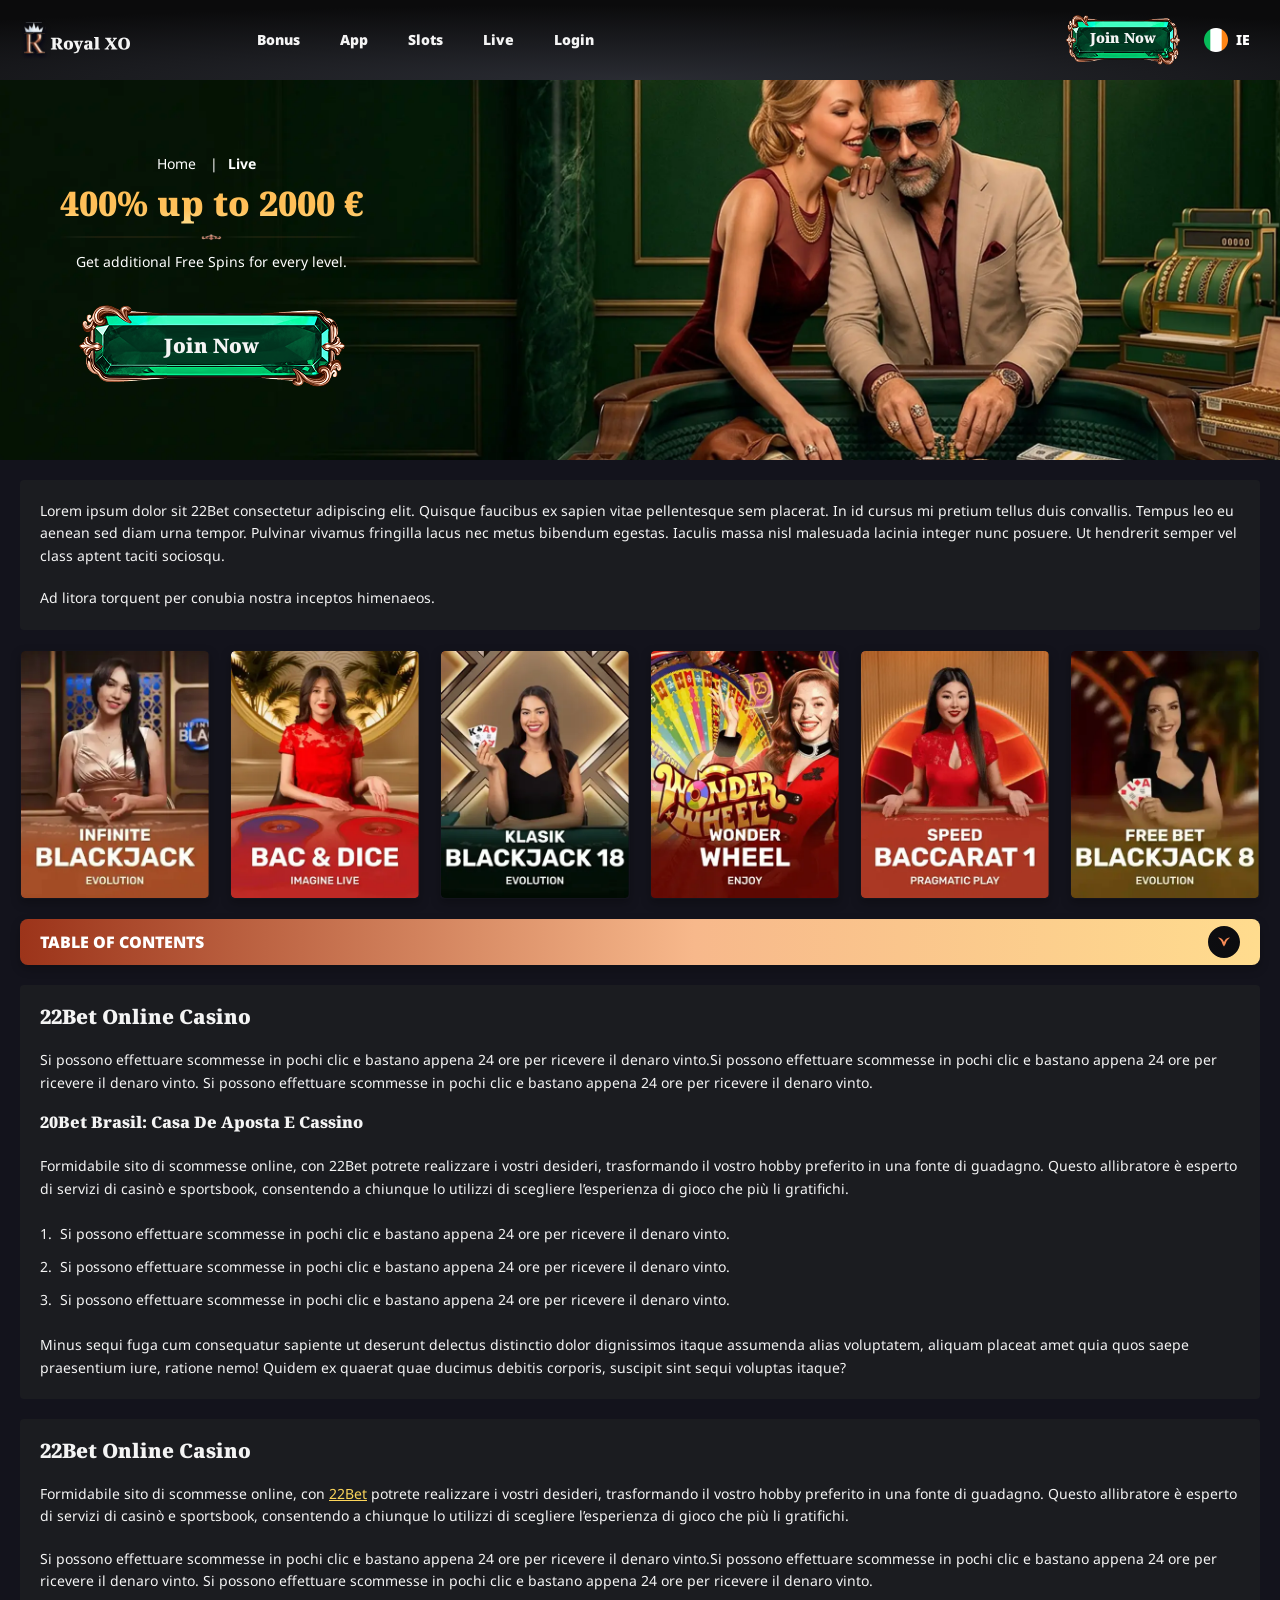
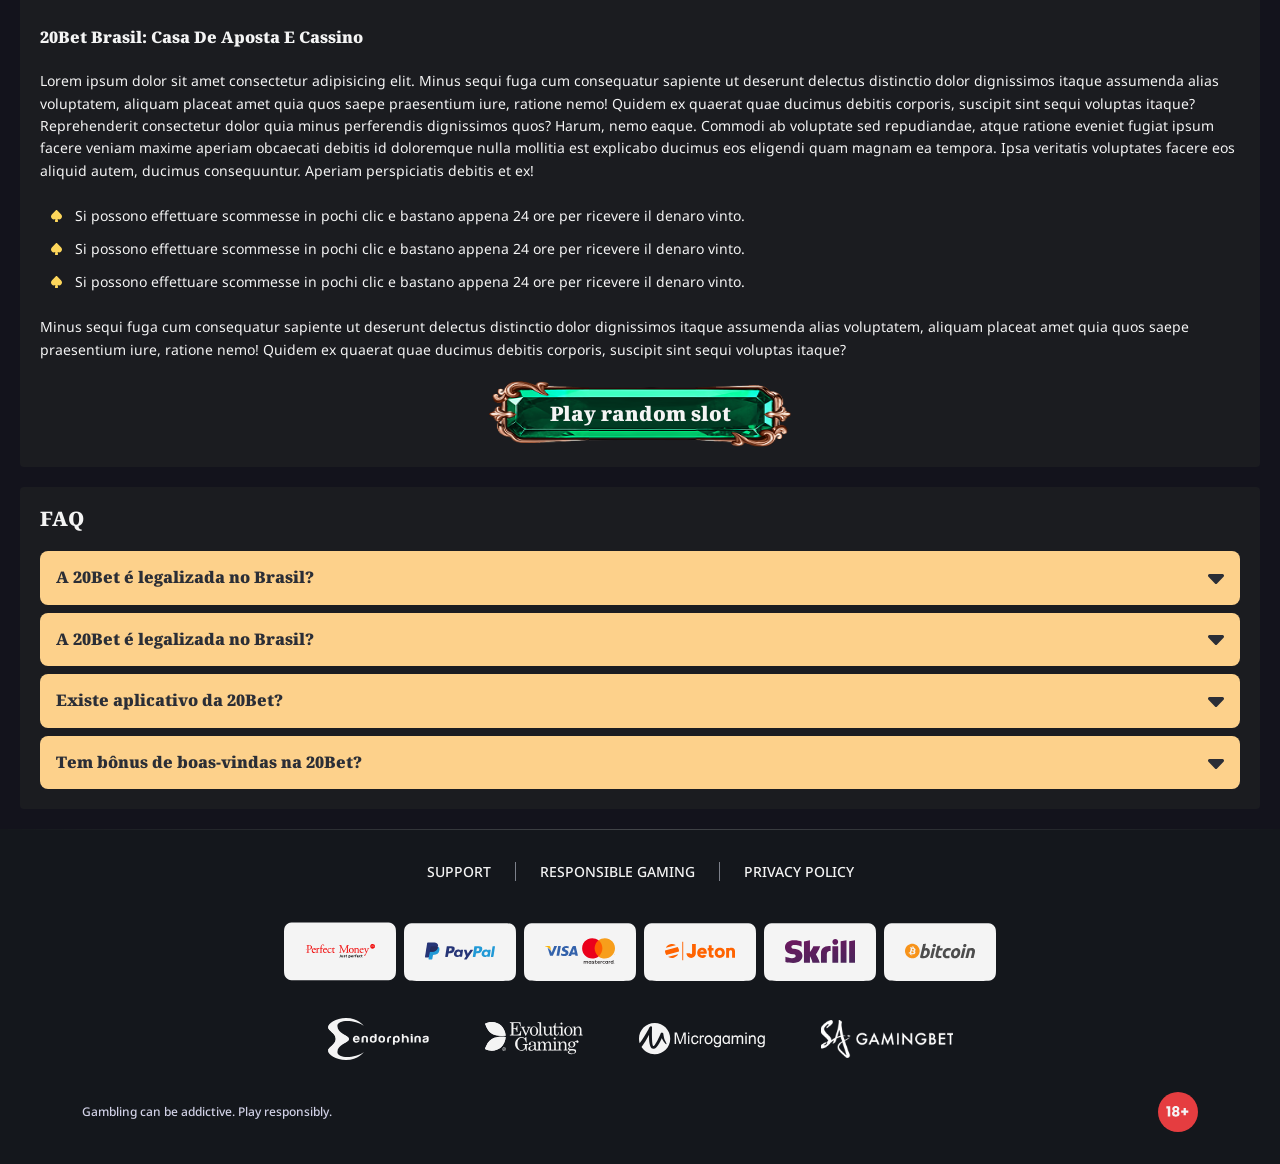
<file: live.html>
<!DOCTYPE html>
<html lang="ie">
  <head>
    <meta charset="UTF-8" />
   
    <meta name="viewport" content="width=device-width, initial-scale=1.0" />
    <title>RoyalXo </title>
    <meta name="description" content />
    <meta property="og:site_name" content />
    <meta property="og:title" content />
    <meta property="og:type" content="website" />
    <meta property="og:url" content />
    <meta property="og:image" content />
    <meta property="og:image:alt" content />
    <meta property="og:locale" content="ie" />
    <meta property="og:description" content />
    <link rel="preconnect" href="https://fonts.googleapis.com" />
    <link rel="preconnect" href="https://fonts.gstatic.com" crossorigin="anonymous" />
  <link href="https://fonts.googleapis.com/css2?family=Noto+Sans:wght@100;200;300;400;500;600;700;800;900&display=swap" rel="stylesheet">
  <link href="https://fonts.googleapis.com/css2?family=Noto+Serif:wght@100;200;300;400;500;600;700;800;900&display=swap" rel="stylesheet">

    <link rel="stylesheet" href="./css/reset.css" />
    <link rel="stylesheet" href="./css/main.css" />
    <link rel="stylesheet" href="./css/media.css"/>
    <link rel="icon" href="./images/favicon.png" type="image/x-icon"/>
    <script
    src="https://code.jquery.com/jquery-3.6.1.min.js"
    integrity="sha256-o88AwQnZB+VDvE9tvIXrMQaPlFFSUTR+nldQm1LuPXQ="
    crossorigin="anonymous"
  ></script>
  </head>
  <body>
   <header class="header">
      <section class="content header__content">
          <a href="/" class="logo header__logo"
          ><img src="./images/logo.svg" alt="logo" title
        /></a>
        <nav class="menu header__menu">
            <ul class="header__menu-list">
                
              <li class="" >
            
               <a href="./bonus.html" >
                Bonus
              </a>
            </li>
              <li>
                <a href="./app.html">
                 App
                </a>
              </li>
              
       
             
                  <li>
                    <a href="./slots.html">
                   Slots
                  </a></li>
                 
             
              
              
          
               <li>
                <a href="./live.html">
               Live
                </a>
              </li>
          
              <li>
                <a href="./login.html">
               Login
                </a>
              </li>
          
            </ul>
            <div class="header__button header__button-menu " >
              <a href="#" class="button  button__login-menu">Join Now</a>
            
            </div>
           
          </nav>
        
        <button class="header__btn-menu" >
          <svg width="16px" height="16px" viewBox="0 0 16 16" xmlns="http://www.w3.org/2000/svg">
              <rect y="0" width="16" height="3" rx="1.5"></rect>
              <rect y="6.5" width="16" height="3" rx="1.5"></rect>
              <rect y="13" width="16" height="3" rx="1.5"></rect>
            </svg>
        </button>
<a href="#" class="button button__login">Join Now</a>
           
             <div class="header__language">
                <div class="header__flag-wrap">
                  <a class="header__country" href="#">
                    <span><img src="./images/flag.png" alt=" Flag" title /></span>
                     <span>ie</span>
                  </a>
                </div>
          
              </div>  
            
      </section>
    </header>
     <main class="main home main-page">
        <section class=" hero hero__page">
           
            <div class="background ">
              <img src="./images/live/bg-live.webp" alt="hero" title />
              
            </div>
            <div class="hero__wrapper hero__wrapper-page">
              <div class="hero__data hero__data-bonus">
                <ul
                class="breadcrumbs "
                
              >
                <li
                  
                >
                  <a href="/" >
                    <span >Home</span></a
                  >
                 
                </li>
                <li
                  
                >
                  <a  > <span >Live</span></a>
                 
                </li>
              </ul>
                <h1 class="title general hero__title">
         400% up to 2000 € 
                </h1>
                 <p class="hero__text">Get additional Free Spins for every level.</p>
               
                <a href="#" class="button  hero__button ">Join Now</a>
               
              </div>
             
            </div>
          </section>
      <section class="main__wrap main__wrap-page">
       
       <section class="content__wrapper content__wrapper-page">
           <section class="content article">
            <p>Lorem ipsum dolor sit 22Bet consectetur adipiscing elit. Quisque faucibus ex sapien vitae pellentesque sem placerat. In id cursus mi pretium tellus duis convallis. Tempus leo eu aenean sed diam urna tempor. Pulvinar vivamus fringilla lacus nec metus bibendum egestas. Iaculis massa nisl malesuada lacinia integer nunc posuere. Ut hendrerit semper vel class aptent taciti sociosqu.</p>
            <p>Ad litora torquent per conubia nostra inceptos himenaeos.</p>
          </section>
                 <section class="content casino">
           
              <ul class="casino__list  ">
                <li class="casino__item">
                   <a href="#">
                     <div class="casino__wrapper">
                      <img class="casino__img" src="./images/live/card-live1.webp" alt="" title>
                    <div class="casino__hover casino__hover-live">
                        
                        <div class="casino-box">
                            
                        <span  class="button  casino__buttons">Play now</span>
                        </div>
                    </div>
                    </div>
                    
                   </a>
                </li>
                <li class="casino__item">
                   <a href="#">
                     <div class="casino__wrapper">
                      <img class="casino__img" src="./images/live/card-live2.webp" alt="" title>
                    <div class="casino__hover casino__hover-live">
                        
                        <div class="casino-box">
                            
                        <span  class="button  casino__buttons">Play now</span>
                        </div>
                    </div>
                    </div>
                    
                   </a>
                </li>
                 <li class="casino__item">
                   <a href="#">
                     <div class="casino__wrapper">
                      <img class="casino__img" src="./images/live/card-live3.webp" alt="" title>
                    <div class="casino__hover casino__hover-live">
                        
                        <div class="casino-box">
                            
                        <span  class="button  casino__buttons">Play now</span>
                        </div>
                    </div>
                    </div>
                    
                   </a>
                </li>
                 <li class="casino__item">
                   <a href="#">
                     <div class="casino__wrapper">
                      <img class="casino__img" src="./images/live/card-live4.webp" alt="" title>
                    <div class="casino__hover casino__hover-live">
                        
                        <div class="casino-box">
                            
                        <span  class="button  casino__buttons">Play now</span>
                        </div>
                    </div>
                    </div>
                    
                   </a>
                </li>
                 <li class="casino__item">
                   <a href="#">
                     <div class="casino__wrapper">
                      <img class="casino__img" src="./images/live/card-live5.webp" alt="" title>
                    <div class="casino__hover casino__hover-live">
                        
                        <div class="casino-box">
                            
                        <span  class="button  casino__buttons">Play now</span>
                        </div>
                    </div>
                    </div>
                    
                   </a>
                </li>
                 <li class="casino__item">
                   <a href="#">
                     <div class="casino__wrapper">
                      <img class="casino__img" src="./images/live/card-live6.webp" alt="" title>
                    <div class="casino__hover casino__hover-live">
                        
                        <div class="casino-box">
                            
                        <span  class="button  casino__buttons">Play now</span>
                        </div>
                    </div>
                    </div>
                    
                   </a>
                </li>
              </ul>
         </section>
              <section class="content menu-review__content">
              

            
                <div class="menu__review-desk menu__review-content">table of contents</div>
                <ul class="menu__review menu__review-list">
                  <li><a href="#">Casa de Aposta e Cassino</a></li>
                    <li><a href="#">Casa de Aposta e Cassino</a></li>
                      <li><a href="#">Casa de Aposta e Cassino</a></li>
                        <li><a href="#">Casa de Aposta e Cassino</a></li>
                           <li><a href="#">Frequently Asked Questions</a></li>
                         
                          
                </ul>
             
          
          </section>
      
           <section class="content article">
            <h2 class="title high article__title">22Bet Online casino</h2>
            
                <p>Si possono effettuare scommesse in pochi clic e bastano appena 24 ore per ricevere il denaro vinto.Si possono effettuare scommesse in pochi clic e bastano appena 24 ore per ricevere il denaro vinto. Si possono effettuare scommesse in pochi clic e bastano appena 24 ore per ricevere il denaro vinto.</p>
         <h3>20Bet Brasil: Casa de Aposta e Cassino</h3>  
         <p>Formidabile sito di scommesse online, con 22Bet potrete realizzare i vostri desideri, trasformando il vostro hobby preferito in una fonte di guadagno. Questo allibratore è esperto di servizi di casinò e sportsbook, consentendo a chiunque lo utilizzi di scegliere l’esperienza di gioco che più li gratifichi.</p>
           <ol>
            <li>Si possono effettuare scommesse in pochi clic e bastano appena 24 ore per ricevere il denaro vinto.</li>
            <li>Si possono effettuare scommesse in pochi clic e bastano appena 24 ore per ricevere il denaro vinto.</li>
            <li>Si possono effettuare scommesse in pochi clic e bastano appena 24 ore per ricevere il denaro vinto.</li>
                </ol>
              
              <p>Minus sequi fuga cum consequatur sapiente ut deserunt delectus distinctio dolor dignissimos itaque assumenda alias voluptatem, aliquam placeat amet quia quos saepe praesentium iure, ratione nemo! Quidem ex quaerat quae ducimus debitis corporis, suscipit sint sequi voluptas itaque? </p>
          
            </section>
                <section class="content article">
            <h2 class="title high article__title">22Bet Online casino</h2>
            <p>
              Formidabile sito di scommesse online, con <a href="#">22Bet</a> potrete realizzare i vostri desideri, trasformando il vostro hobby preferito in una fonte di guadagno. Questo allibratore è esperto di servizi di casinò e sportsbook, consentendo a chiunque lo utilizzi di scegliere l’esperienza di gioco che più li gratifichi.
            </p>      
            <p>Si possono effettuare scommesse in pochi clic e bastano appena 24 ore per ricevere il denaro vinto.Si possono effettuare scommesse in pochi clic e bastano appena 24 ore per ricevere il denaro vinto. Si possono effettuare scommesse in pochi clic e bastano appena 24 ore per ricevere il denaro vinto.</p>
            <h3><h3>20Bet Brasil: Casa de Aposta e Cassino</h3>  </h3>
           <p>Lorem ipsum dolor sit amet consectetur adipisicing elit. Minus sequi fuga cum consequatur sapiente ut deserunt delectus distinctio dolor dignissimos itaque assumenda alias voluptatem, aliquam placeat amet quia quos saepe praesentium iure, ratione nemo! Quidem ex quaerat quae ducimus debitis corporis, suscipit sint sequi voluptas itaque? Reprehenderit consectetur dolor quia minus perferendis dignissimos quos? Harum, nemo eaque. Commodi ab voluptate sed repudiandae, atque ratione eveniet fugiat ipsum facere veniam maxime aperiam obcaecati debitis id doloremque nulla mollitia est explicabo ducimus eos eligendi quam magnam ea tempora. Ipsa veritatis voluptates facere eos aliquid autem, ducimus consequuntur. Aperiam perspiciatis debitis et ex!</p>
             <ul>
            <li>Si possono effettuare scommesse in pochi clic e bastano appena 24 ore per ricevere il denaro vinto.</li>
            <li>Si possono effettuare scommesse in pochi clic e bastano appena 24 ore per ricevere il denaro vinto.</li>
            <li>Si possono effettuare scommesse in pochi clic e bastano appena 24 ore per ricevere il denaro vinto.</li>
                </ul>
              
              <p>Minus sequi fuga cum consequatur sapiente ut deserunt delectus distinctio dolor dignissimos itaque assumenda alias voluptatem, aliquam placeat amet quia quos saepe praesentium iure, ratione nemo! Quidem ex quaerat quae ducimus debitis corporis, suscipit sint sequi voluptas itaque? </p>
             <a href="#" class="button">Play random slot</a>
          </section>
        
          <section class="content faq">
            <h2 class="title high faq__title"> FAQ </h2>
            <ol class="faq__list " >
              <li class="faq__item"  >
                <h3 class="title medium faq__subtitle js-button-expander js-button-expander--faq"  > A 20Bet é legalizada no Brasil?
                 </h3>
                <div  class="faq__answer js-expand-content js-expand-content--faq" >
                  <p  >
                  Lorem ipsum dolor sit amet, consectetur adipisicing elit. Dolorum velit harum repellendus quia distinctio dolorem temporibus totam nostrum facilis, incidunt ab dolor vel. Ipsum provident laborum atque, iste dolorum cupiditate at nam. Dignissimos accusamus ipsam, amet perspiciatis dolore quibusdam provident. </p>
                </div>
              </li>
               <li class="faq__item"  >
                <h3 class="title medium faq__subtitle js-button-expander js-button-expander--faq"  > A 20Bet é legalizada no Brasil?
                 </h3>
                <div  class="faq__answer js-expand-content js-expand-content--faq" >
                  <p  >
                  Lorem ipsum dolor sit amet, consectetur adipisicing elit. Dolorum velit harum repellendus quia distinctio dolorem temporibus totam nostrum facilis, incidunt ab dolor vel. Ipsum provident laborum atque, iste dolorum cupiditate at nam. Dignissimos accusamus ipsam, amet perspiciatis dolore quibusdam provident. </p>
                </div>
              </li>
              <li class="faq__item"  >
                <h3 class="title medium faq__subtitle js-button-expander js-button-expander--faq"  >Existe aplicativo da 20Bet?</h3>
                <div class="faq__answer js-expand-content js-expand-content--faq" >
                  <p  >
                 Lorem ipsum dolor sit amet, consectetur adipisicing elit. Dolorum velit harum repellendus quia distinctio dolorem temporibus totam nostrum facilis, incidunt ab dolor vel. Ipsum provident laborum atque, iste dolorum cupiditate at nam. Dignissimos accusamus ipsam, amet perspiciatis dolore quibusdam provident. </p>
                </div>
              </li> 
              <li class="faq__item"  >
                <h3 class="title medium faq__subtitle js-button-expander js-button-expander--faq"  >Tem bônus de boas-vindas na 20Bet?</h3>
                <div class="faq__answer js-expand-content js-expand-content--faq" >
                  <p  >
                  Lorem ipsum dolor sit amet, consectetur adipisicing elit. Dolorum velit harum repellendus quia distinctio dolorem temporibus totam nostrum facilis, incidunt ab dolor vel. Ipsum provident laborum atque, iste dolorum cupiditate at nam. Dignissimos accusamus ipsam, amet perspiciatis dolore quibusdam provident. </p>
                </div>
              </li> 
            
             
            </ol>
          </section>
          
        </section> 
        
       
        <div class=""  onclick="scrollToTop()">
          <button class="main__arrow" id="scrollToTopBtn"></button>
        </div> 
      </section>
    </main> 
     <footer class=" footer ">
      <section class="content footer__content">
        <ul class="footer__menu">
        
         <li><a href="./support.html">Support</a></li>
         <li><a href="./responsible.html">Responsible Gaming</a></li>
         <li><a href="./policy.html">Privacy Policy</a></li>
         
        </ul>
       
          <ul class="footer__cards-list">
           
            
            <li>
              <a href="#"
                ><img
                  src="./images/footer-img1.svg"
                  alt="image"
                  title
              /></a>
            </li>
             <li>
              <a href="#"
                ><img
                  src="./images/footer-img2.svg"
                  alt="image"
                  title
              /></a>
            </li>
             <li>
              <a href="#"
                ><img
                  src="./images/footer-img3.svg"
                  alt="image"
                  title
              /></a>
            </li>
             <li>
              <a href="#"
                ><img
                  src="./images/footer-img4.svg"
                  alt="image"
                  title
              /></a>
            </li>
             <li>
              <a href="#"
                ><img
                  src="./images/footer-img5.svg"
                  alt="image"
                  title
              /></a>
            </li>
             <li>
              <a href="#"
                ><img
                  src="./images/footer-img6.svg"
                  alt="image"
                  title
              /></a>
            </li>
           
           
          </ul>
         <ul class="footer__cards-list footer__cards">
           
            
            <li>
              <a href="#"
                ><img
                  src="./images/footer-img7.svg"
                  alt="image"
                  title
              /></a>
            </li>
              <li>
              <a href="#"
                ><img
                  src="./images/footer-img8.svg"
                  alt="image"
                  title
              /></a>
            </li>
              <li>
              <a href="#"
                ><img
                  src="./images/footer-img9.svg"
                  alt="image"
                  title
              /></a>
            </li>
              <li>
              <a href="#"
                ><img
                  src="./images/footer-img10.svg"
                  alt="image"
                  title
              /></a>
            </li>
         </ul>
     <div class="footer__wrapp">
          <div class="footer__text">
            <p>Gambling can be addictive. Play responsibly. 
</p>
           
          </div>
         
      <div class="footer__age">
            <img src="./images/age.svg" alt="age" title />
          </div>
     </div>
      </section>
    </footer>
    <script src="./js/sidebar.js" defer></script>
    <script src="./js/expander.js" defer></script>
    <script src="./js/mobile-menu.js" defer></script>
    <!-- <script src="./js/flag.js" defer></script> -->
     <script src="./js/arrowUp.js" defer></script>
  </body>
</html>
</file>
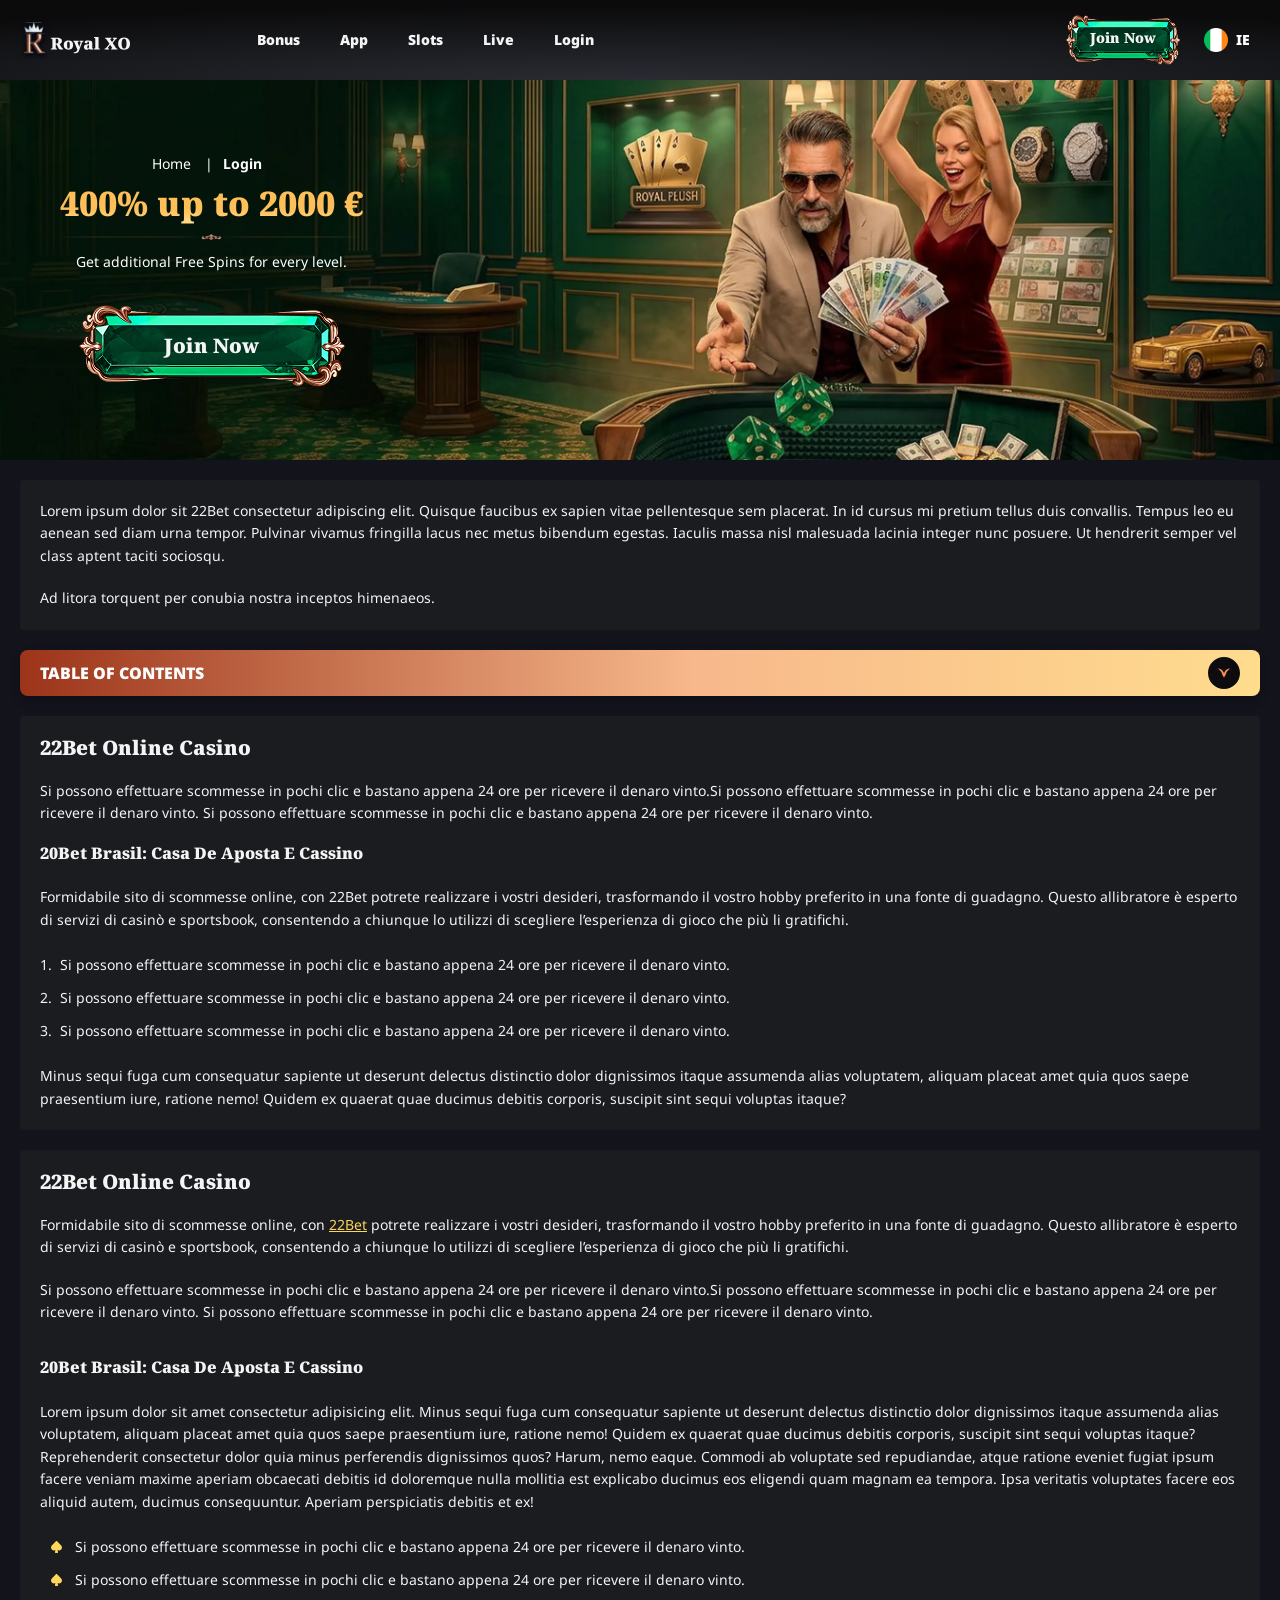
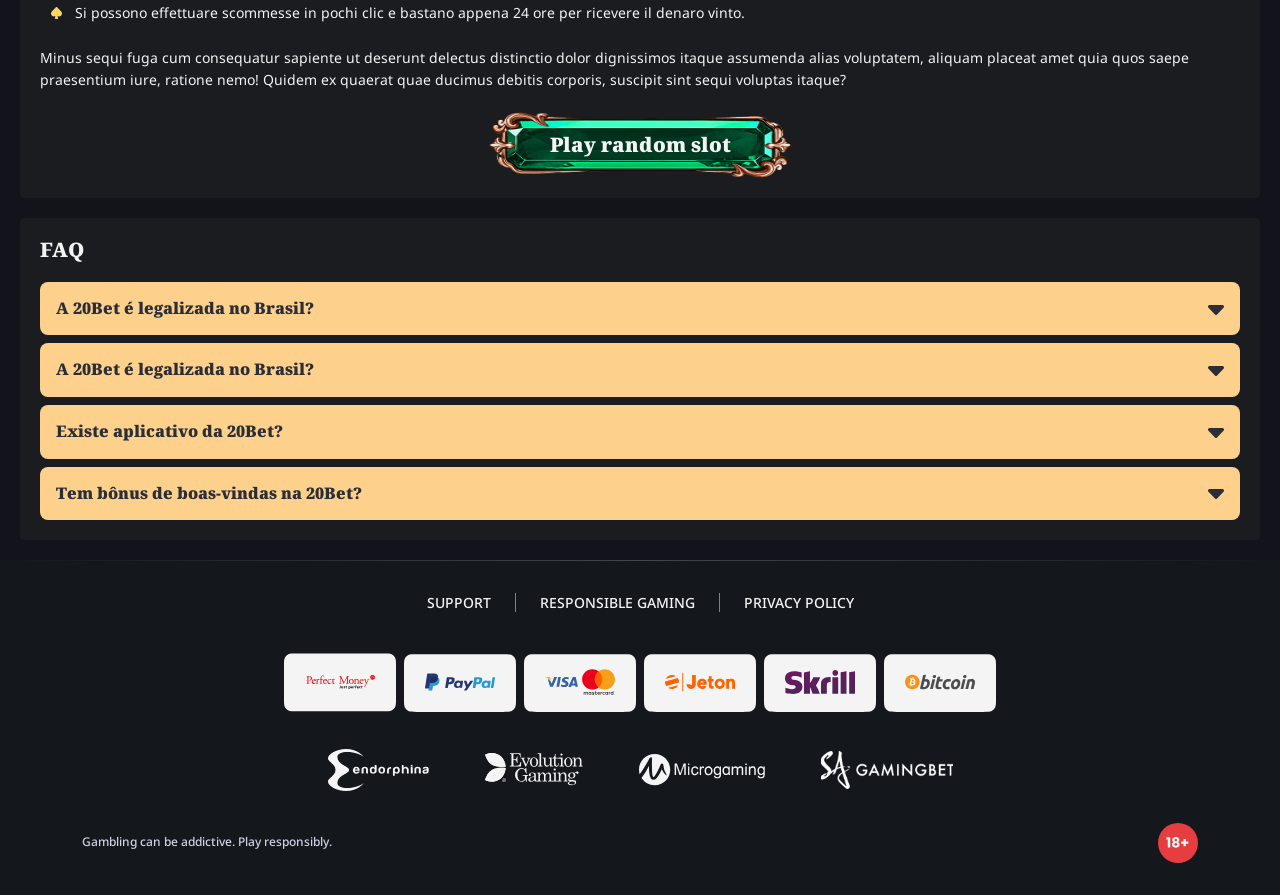
<file: login.html>
<!DOCTYPE html>
<html lang="ie">
  <head>
    <meta charset="UTF-8" />
   
    <meta name="viewport" content="width=device-width, initial-scale=1.0" />
    <title>RoyalXo </title>
    <meta name="description" content />
    <meta property="og:site_name" content />
    <meta property="og:title" content />
    <meta property="og:type" content="website" />
    <meta property="og:url" content />
    <meta property="og:image" content />
    <meta property="og:image:alt" content />
    <meta property="og:locale" content="ie" />
    <meta property="og:description" content />
    <link rel="preconnect" href="https://fonts.googleapis.com" />
    <link rel="preconnect" href="https://fonts.gstatic.com" crossorigin="anonymous" />
  <link href="https://fonts.googleapis.com/css2?family=Noto+Sans:wght@100;200;300;400;500;600;700;800;900&display=swap" rel="stylesheet">
  <link href="https://fonts.googleapis.com/css2?family=Noto+Serif:wght@100;200;300;400;500;600;700;800;900&display=swap" rel="stylesheet">

    <link rel="stylesheet" href="./css/reset.css" />
    <link rel="stylesheet" href="./css/main.css" />
    <link rel="stylesheet" href="./css/media.css"/>
    <link rel="icon" href="./images/favicon.png" type="image/x-icon"/>
    <script
    src="https://code.jquery.com/jquery-3.6.1.min.js"
    integrity="sha256-o88AwQnZB+VDvE9tvIXrMQaPlFFSUTR+nldQm1LuPXQ="
    crossorigin="anonymous"
  ></script>
  </head>
  <body>
   <header class="header">
      <section class="content header__content">
          <a href="/" class="logo header__logo"
          ><img src="./images/logo.svg" alt="logo" title
        /></a>
        <nav class="menu header__menu">
            <ul class="header__menu-list">
                
              <li class="" >
            
               <a href="./bonus.html" >
                Bonus
              </a>
            </li>
              <li>
                <a href="./app.html">
                 App
                </a>
              </li>
              
       
             
                  <li>
                    <a href="./slots.html">
                   Slots
                  </a></li>
                 
             
              
              
          
               <li>
                <a href="./live.html">
               Live
                </a>
              </li>
          
              <li>
                <a href="./login.html">
               Login
                </a>
              </li>
          
            </ul>
            <div class="header__button header__button-menu " >
              <a href="#" class="button  button__login-menu">Join Now</a>
            
            </div>
           
          </nav>
        
        <button class="header__btn-menu" >
          <svg width="16px" height="16px" viewBox="0 0 16 16" xmlns="http://www.w3.org/2000/svg">
              <rect y="0" width="16" height="3" rx="1.5"></rect>
              <rect y="6.5" width="16" height="3" rx="1.5"></rect>
              <rect y="13" width="16" height="3" rx="1.5"></rect>
            </svg>
        </button>
<a href="#" class="button button__login">Join Now</a>
           
             <div class="header__language">
                <div class="header__flag-wrap">
                  <a class="header__country" href="#">
                    <span><img src="./images/flag.png" alt=" Flag" title /></span>
                     <span>ie</span>
                  </a>
                </div>
             
              </div>  
            
      </section>
    </header>
     <main class="main home main-page">
        <section class=" hero hero__page">
           
            <div class="background background-page">
              <img src="./images/layout-images/bg-login.webp" alt="hero" title />
              
            </div>
            <div class="hero__wrapper hero__wrapper-page">
              <div class="hero__data hero__data-bonus">
                <ul
                class="breadcrumbs "
                
              >
                <li
                  
                >
                  <a href="/" >
                    <span >Home</span></a
                  >
                 
                </li>
                <li
                  
                >
                  <a  > <span >Login</span></a>
                 
                </li>
              </ul>
                <h1 class="title general hero__title">
         400% up to 2000 € 
                </h1>
                 <p class="hero__text">Get additional Free Spins for every level.</p>
               
                <a href="#" class="button  hero__button ">Join Now</a>
               
              </div>
             
            </div>
          </section>
      <section class="main__wrap main__wrap-page">
       
       <section class="content__wrapper content__wrapper-page">
           <section class="content article">
            <p>Lorem ipsum dolor sit 22Bet consectetur adipiscing elit. Quisque faucibus ex sapien vitae pellentesque sem placerat. In id cursus mi pretium tellus duis convallis. Tempus leo eu aenean sed diam urna tempor. Pulvinar vivamus fringilla lacus nec metus bibendum egestas. Iaculis massa nisl malesuada lacinia integer nunc posuere. Ut hendrerit semper vel class aptent taciti sociosqu.</p>
            <p>Ad litora torquent per conubia nostra inceptos himenaeos.</p>
          </section>
            
              <section class="content menu-review__content">
              

            
                <div class="menu__review-desk menu__review-content">table of contents</div>
                <ul class="menu__review menu__review-list">
                  <li><a href="#">Casa de Aposta e Cassino</a></li>
                    <li><a href="#">Casa de Aposta e Cassino</a></li>
                      <li><a href="#">Casa de Aposta e Cassino</a></li>
                        <li><a href="#">Casa de Aposta e Cassino</a></li>
                           <li><a href="#">Frequently Asked Questions</a></li>
                         
                          
                </ul>
             
          
          </section>
      
           <section class="content article">
            <h2 class="title high article__title">22Bet Online casino</h2>
            
                <p>Si possono effettuare scommesse in pochi clic e bastano appena 24 ore per ricevere il denaro vinto.Si possono effettuare scommesse in pochi clic e bastano appena 24 ore per ricevere il denaro vinto. Si possono effettuare scommesse in pochi clic e bastano appena 24 ore per ricevere il denaro vinto.</p>
         <h3>20Bet Brasil: Casa de Aposta e Cassino</h3>  
         <p>Formidabile sito di scommesse online, con 22Bet potrete realizzare i vostri desideri, trasformando il vostro hobby preferito in una fonte di guadagno. Questo allibratore è esperto di servizi di casinò e sportsbook, consentendo a chiunque lo utilizzi di scegliere l’esperienza di gioco che più li gratifichi.</p>
           <ol>
            <li>Si possono effettuare scommesse in pochi clic e bastano appena 24 ore per ricevere il denaro vinto.</li>
            <li>Si possono effettuare scommesse in pochi clic e bastano appena 24 ore per ricevere il denaro vinto.</li>
            <li>Si possono effettuare scommesse in pochi clic e bastano appena 24 ore per ricevere il denaro vinto.</li>
                </ol>
              
              <p>Minus sequi fuga cum consequatur sapiente ut deserunt delectus distinctio dolor dignissimos itaque assumenda alias voluptatem, aliquam placeat amet quia quos saepe praesentium iure, ratione nemo! Quidem ex quaerat quae ducimus debitis corporis, suscipit sint sequi voluptas itaque? </p>
          
            </section>
                <section class="content article">
            <h2 class="title high article__title">22Bet Online casino</h2>
            <p>
              Formidabile sito di scommesse online, con <a href="#">22Bet</a> potrete realizzare i vostri desideri, trasformando il vostro hobby preferito in una fonte di guadagno. Questo allibratore è esperto di servizi di casinò e sportsbook, consentendo a chiunque lo utilizzi di scegliere l’esperienza di gioco che più li gratifichi.
            </p>      
            <p>Si possono effettuare scommesse in pochi clic e bastano appena 24 ore per ricevere il denaro vinto.Si possono effettuare scommesse in pochi clic e bastano appena 24 ore per ricevere il denaro vinto. Si possono effettuare scommesse in pochi clic e bastano appena 24 ore per ricevere il denaro vinto.</p>
            <h3><h3>20Bet Brasil: Casa de Aposta e Cassino</h3>  </h3>
           <p>Lorem ipsum dolor sit amet consectetur adipisicing elit. Minus sequi fuga cum consequatur sapiente ut deserunt delectus distinctio dolor dignissimos itaque assumenda alias voluptatem, aliquam placeat amet quia quos saepe praesentium iure, ratione nemo! Quidem ex quaerat quae ducimus debitis corporis, suscipit sint sequi voluptas itaque? Reprehenderit consectetur dolor quia minus perferendis dignissimos quos? Harum, nemo eaque. Commodi ab voluptate sed repudiandae, atque ratione eveniet fugiat ipsum facere veniam maxime aperiam obcaecati debitis id doloremque nulla mollitia est explicabo ducimus eos eligendi quam magnam ea tempora. Ipsa veritatis voluptates facere eos aliquid autem, ducimus consequuntur. Aperiam perspiciatis debitis et ex!</p>
             <ul>
            <li>Si possono effettuare scommesse in pochi clic e bastano appena 24 ore per ricevere il denaro vinto.</li>
            <li>Si possono effettuare scommesse in pochi clic e bastano appena 24 ore per ricevere il denaro vinto.</li>
            <li>Si possono effettuare scommesse in pochi clic e bastano appena 24 ore per ricevere il denaro vinto.</li>
                </ul>
              
              <p>Minus sequi fuga cum consequatur sapiente ut deserunt delectus distinctio dolor dignissimos itaque assumenda alias voluptatem, aliquam placeat amet quia quos saepe praesentium iure, ratione nemo! Quidem ex quaerat quae ducimus debitis corporis, suscipit sint sequi voluptas itaque? </p>
             <a href="#" class="button">Play random slot</a>
          </section>
        
          <section class="content faq">
            <h2 class="title high faq__title"> FAQ </h2>
            <ol class="faq__list " >
              <li class="faq__item"  >
                <h3 class="title medium faq__subtitle js-button-expander js-button-expander--faq"  > A 20Bet é legalizada no Brasil?
                 </h3>
                <div  class="faq__answer js-expand-content js-expand-content--faq" >
                  <p  >
                  Lorem ipsum dolor sit amet, consectetur adipisicing elit. Dolorum velit harum repellendus quia distinctio dolorem temporibus totam nostrum facilis, incidunt ab dolor vel. Ipsum provident laborum atque, iste dolorum cupiditate at nam. Dignissimos accusamus ipsam, amet perspiciatis dolore quibusdam provident. </p>
                </div>
              </li>
               <li class="faq__item"  >
                <h3 class="title medium faq__subtitle js-button-expander js-button-expander--faq"  > A 20Bet é legalizada no Brasil?
                 </h3>
                <div  class="faq__answer js-expand-content js-expand-content--faq" >
                  <p  >
                  Lorem ipsum dolor sit amet, consectetur adipisicing elit. Dolorum velit harum repellendus quia distinctio dolorem temporibus totam nostrum facilis, incidunt ab dolor vel. Ipsum provident laborum atque, iste dolorum cupiditate at nam. Dignissimos accusamus ipsam, amet perspiciatis dolore quibusdam provident. </p>
                </div>
              </li>
              <li class="faq__item"  >
                <h3 class="title medium faq__subtitle js-button-expander js-button-expander--faq"  >Existe aplicativo da 20Bet?</h3>
                <div class="faq__answer js-expand-content js-expand-content--faq" >
                  <p  >
                 Lorem ipsum dolor sit amet, consectetur adipisicing elit. Dolorum velit harum repellendus quia distinctio dolorem temporibus totam nostrum facilis, incidunt ab dolor vel. Ipsum provident laborum atque, iste dolorum cupiditate at nam. Dignissimos accusamus ipsam, amet perspiciatis dolore quibusdam provident. </p>
                </div>
              </li> 
              <li class="faq__item"  >
                <h3 class="title medium faq__subtitle js-button-expander js-button-expander--faq"  >Tem bônus de boas-vindas na 20Bet?</h3>
                <div class="faq__answer js-expand-content js-expand-content--faq" >
                  <p  >
                  Lorem ipsum dolor sit amet, consectetur adipisicing elit. Dolorum velit harum repellendus quia distinctio dolorem temporibus totam nostrum facilis, incidunt ab dolor vel. Ipsum provident laborum atque, iste dolorum cupiditate at nam. Dignissimos accusamus ipsam, amet perspiciatis dolore quibusdam provident. </p>
                </div>
              </li> 
            
             
            </ol>
          </section>
          
        </section> 
        
       
        <div class=""  onclick="scrollToTop()">
          <button class="main__arrow" id="scrollToTopBtn"></button>
        </div> 
      </section>
    </main> 
     <footer class=" footer ">
      <section class="content footer__content">
        <ul class="footer__menu">
        
         <li><a href="./support.html">Support</a></li>
         <li><a href="./responsible.html">Responsible Gaming</a></li>
         <li><a href="./policy.html">Privacy Policy</a></li>
         
        </ul>
       
          <ul class="footer__cards-list">
           
            
            <li>
              <a href="#"
                ><img
                  src="./images/footer-img1.svg"
                  alt="image"
                  title
              /></a>
            </li>
             <li>
              <a href="#"
                ><img
                  src="./images/footer-img2.svg"
                  alt="image"
                  title
              /></a>
            </li>
             <li>
              <a href="#"
                ><img
                  src="./images/footer-img3.svg"
                  alt="image"
                  title
              /></a>
            </li>
             <li>
              <a href="#"
                ><img
                  src="./images/footer-img4.svg"
                  alt="image"
                  title
              /></a>
            </li>
             <li>
              <a href="#"
                ><img
                  src="./images/footer-img5.svg"
                  alt="image"
                  title
              /></a>
            </li>
             <li>
              <a href="#"
                ><img
                  src="./images/footer-img6.svg"
                  alt="image"
                  title
              /></a>
            </li>
           
           
          </ul>
         <ul class="footer__cards-list footer__cards">
           
            
            <li>
              <a href="#"
                ><img
                  src="./images/footer-img7.svg"
                  alt="image"
                  title
              /></a>
            </li>
              <li>
              <a href="#"
                ><img
                  src="./images/footer-img8.svg"
                  alt="image"
                  title
              /></a>
            </li>
              <li>
              <a href="#"
                ><img
                  src="./images/footer-img9.svg"
                  alt="image"
                  title
              /></a>
            </li>
              <li>
              <a href="#"
                ><img
                  src="./images/footer-img10.svg"
                  alt="image"
                  title
              /></a>
            </li>
         </ul>
     <div class="footer__wrapp">
          <div class="footer__text">
            <p>Gambling can be addictive. Play responsibly. 
</p>
           
          </div>
         
      <div class="footer__age">
            <img src="./images/age.svg" alt="age" title />
          </div>
     </div>
      </section>
    </footer>
    <script src="./js/sidebar.js" defer></script>
    <script src="./js/expander.js" defer></script>
    <script src="./js/mobile-menu.js" defer></script>
    <!-- <script src="./js/flag.js" defer></script> -->
     <script src="./js/arrowUp.js" defer></script>
  </body>
</html>
</file>
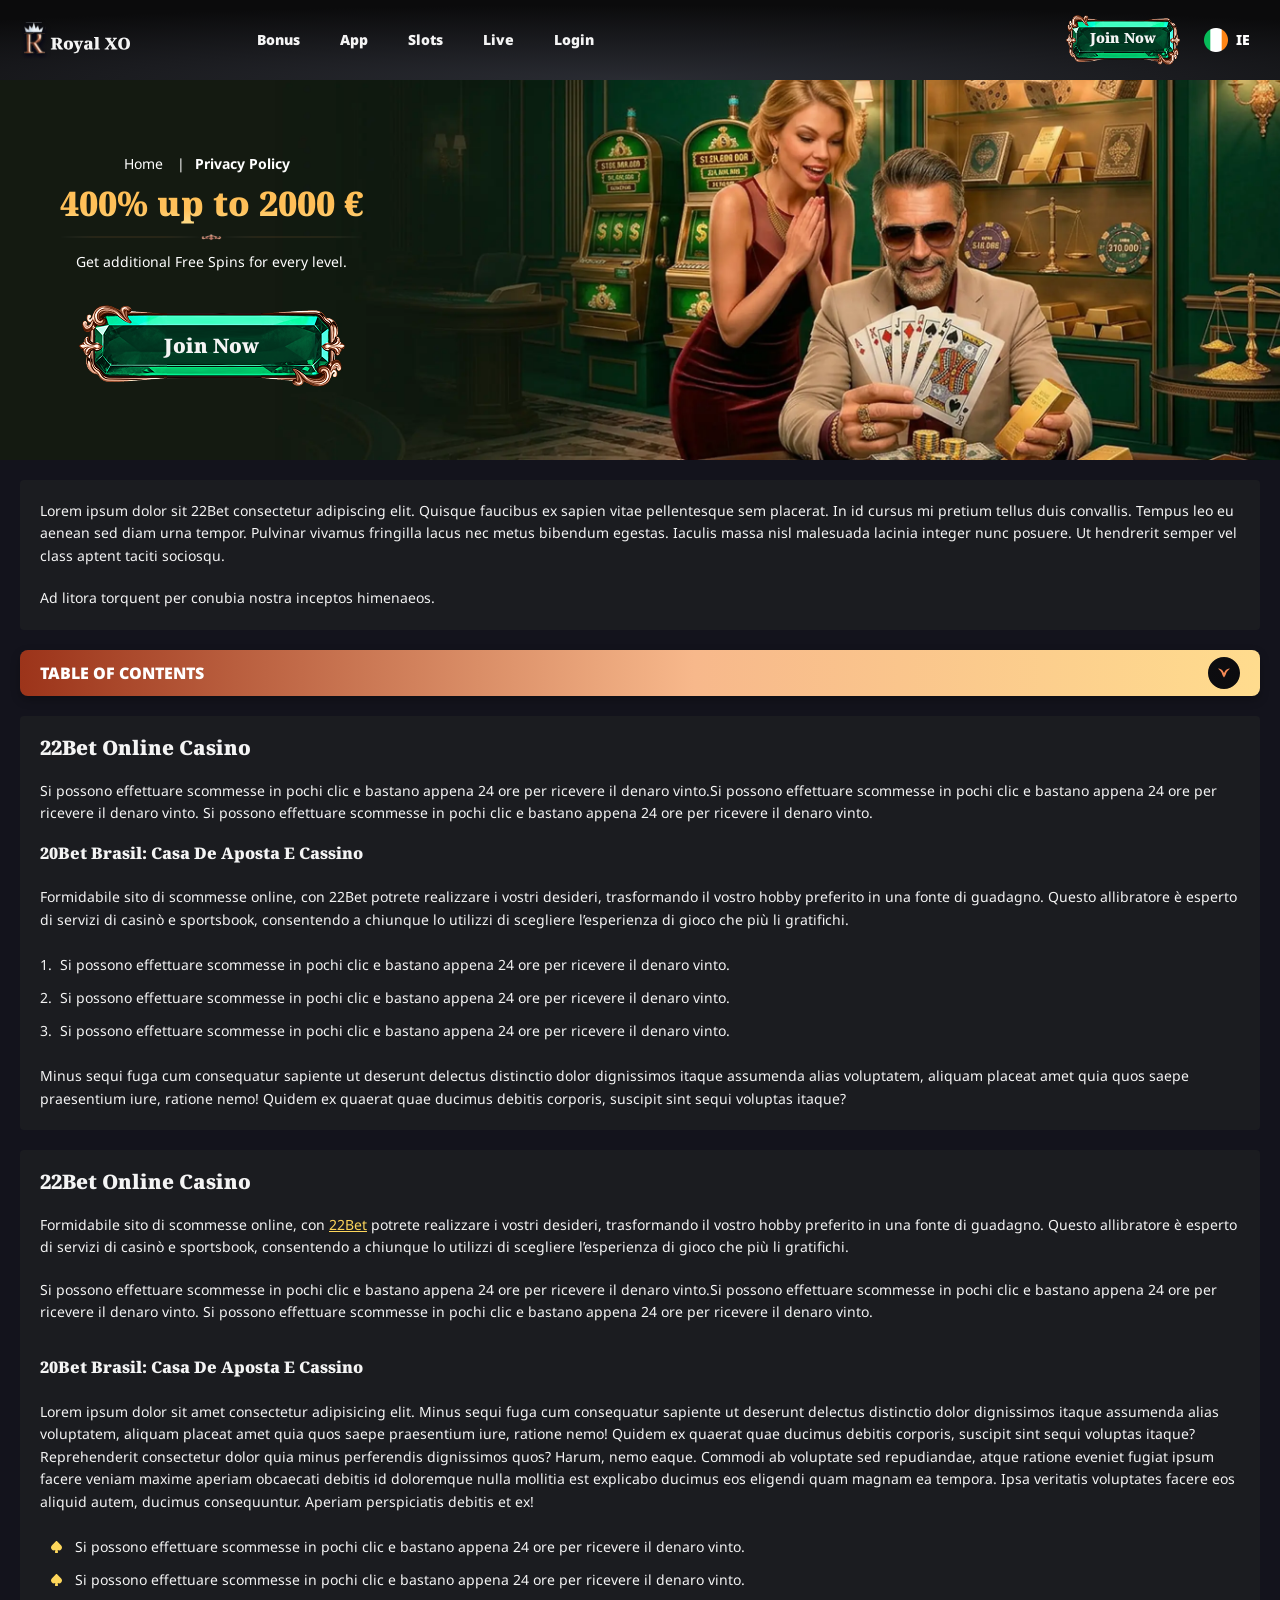
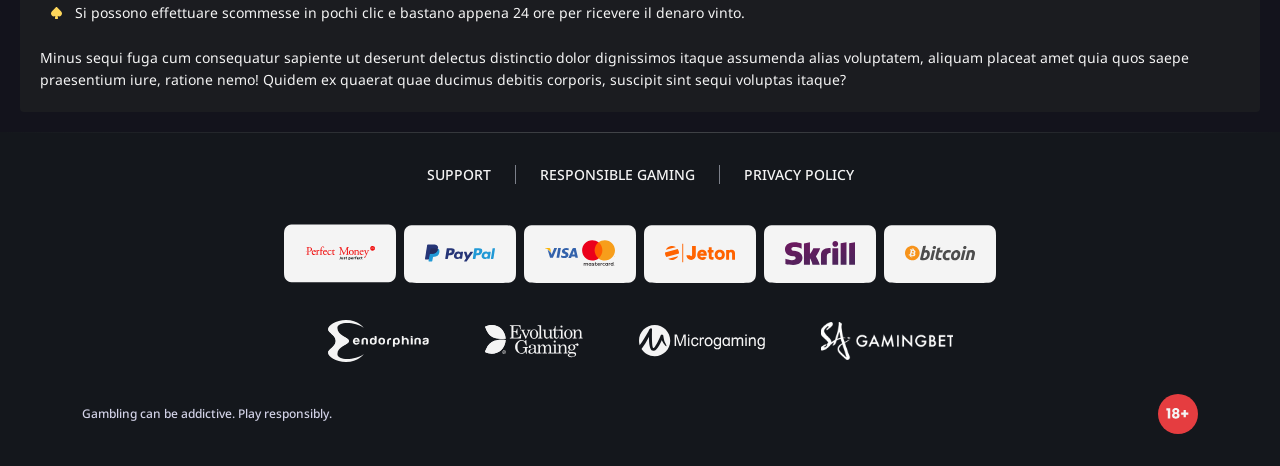
<file: policy.html>
<!DOCTYPE html>
<html lang="ie">
  <head>
    <meta charset="UTF-8" />
   
    <meta name="viewport" content="width=device-width, initial-scale=1.0" />
    <title>RoyalXo </title>
    <meta name="description" content />
    <meta property="og:site_name" content />
    <meta property="og:title" content />
    <meta property="og:type" content="website" />
    <meta property="og:url" content />
    <meta property="og:image" content />
    <meta property="og:image:alt" content />
    <meta property="og:locale" content="ie" />
    <meta property="og:description" content />
    <link rel="preconnect" href="https://fonts.googleapis.com" />
    <link rel="preconnect" href="https://fonts.gstatic.com" crossorigin="anonymous" />
  <link href="https://fonts.googleapis.com/css2?family=Noto+Sans:wght@100;200;300;400;500;600;700;800;900&display=swap" rel="stylesheet">
  <link href="https://fonts.googleapis.com/css2?family=Noto+Serif:wght@100;200;300;400;500;600;700;800;900&display=swap" rel="stylesheet">

    <link rel="stylesheet" href="./css/reset.css" />
    <link rel="stylesheet" href="./css/main.css" />
    <link rel="stylesheet" href="./css/media.css"/>
    <link rel="icon" href="./images/favicon.png" type="image/x-icon"/>
    <script
    src="https://code.jquery.com/jquery-3.6.1.min.js"
    integrity="sha256-o88AwQnZB+VDvE9tvIXrMQaPlFFSUTR+nldQm1LuPXQ="
    crossorigin="anonymous"
  ></script>
  </head>
  <body>
   <header class="header">
      <section class="content header__content">
          <a href="/" class="logo header__logo"
          ><img src="./images/logo.svg" alt="logo" title
        /></a>
        <nav class="menu header__menu">
            <ul class="header__menu-list">
                
              <li class="" >
            
               <a href="./bonus.html" >
                Bonus
              </a>
            </li>
              <li>
                <a href="./app.html">
                 App
                </a>
              </li>
              
       
             
                  <li>
                    <a href="./slots.html">
                   Slots
                  </a></li>
                 
             
              
              
          
               <li>
                <a href="./live.html">
               Live
                </a>
              </li>
          
              <li>
                <a href="./login.html">
               Login
                </a>
              </li>
          
            </ul>
            <div class="header__button header__button-menu " >
              <a href="#" class="button  button__login-menu">Join Now</a>
            
            </div>
           
          </nav>
        
        <button class="header__btn-menu" >
          <svg width="16px" height="16px" viewBox="0 0 16 16" xmlns="http://www.w3.org/2000/svg">
              <rect y="0" width="16" height="3" rx="1.5"></rect>
              <rect y="6.5" width="16" height="3" rx="1.5"></rect>
              <rect y="13" width="16" height="3" rx="1.5"></rect>
            </svg>
        </button>
<a href="#" class="button button__login">Join Now</a>
           
             <div class="header__language">
                <div class="header__flag-wrap">
                  <a class="header__country" href="#">
                    <span><img src="./images/flag.png" alt=" Flag" title /></span>
                     <span>ie</span>
                  </a>
                </div>
              
              </div>  
            
      </section>
    </header>
     <main class="main home main-page">
        <section class=" hero hero__page">
           
            <div class="background ">
              <img src="./images/layout-images/bg-policy.webp" alt="hero" title />
              
            </div>
            <div class="hero__wrapper hero__wrapper-page">
              <div class="hero__data hero__data-bonus">
                <ul
                class="breadcrumbs "
                
              >
                <li
                  
                >
                  <a href="/" >
                    <span >Home</span></a
                  >
                 
                </li>
                <li
                  
                >
                  <a  > <span >Privacy Policy</span></a>
                 
                </li>
              </ul>
                <h1 class="title general hero__title">
         400% up to 2000 € 
                </h1>
                 <p class="hero__text">Get additional Free Spins for every level.</p>
               
                <a href="#" class="button  hero__button ">Join Now</a>
               
              </div>
             
            </div>
          </section>
      <section class="main__wrap main__wrap-page">
       
       <section class="content__wrapper content__wrapper-page">
           <section class="content article">
            <p>Lorem ipsum dolor sit 22Bet consectetur adipiscing elit. Quisque faucibus ex sapien vitae pellentesque sem placerat. In id cursus mi pretium tellus duis convallis. Tempus leo eu aenean sed diam urna tempor. Pulvinar vivamus fringilla lacus nec metus bibendum egestas. Iaculis massa nisl malesuada lacinia integer nunc posuere. Ut hendrerit semper vel class aptent taciti sociosqu.</p>
            <p>Ad litora torquent per conubia nostra inceptos himenaeos.</p>
          </section>
            
              <section class="content menu-review__content">
              

            
                <div class="menu__review-desk menu__review-content">table of contents</div>
                <ul class="menu__review menu__review-list">
                  <li><a href="#">Casa de Aposta e Cassino</a></li>
                    <li><a href="#">Casa de Aposta e Cassino</a></li>
                      <li><a href="#">Casa de Aposta e Cassino</a></li>
                        <li><a href="#">Casa de Aposta e Cassino</a></li>
                           <li><a href="#">Frequently Asked Questions</a></li>
                         
                          
                </ul>
             
          
          </section>
      
           <section class="content article">
            <h2 class="title high article__title">22Bet Online casino</h2>
            
                <p>Si possono effettuare scommesse in pochi clic e bastano appena 24 ore per ricevere il denaro vinto.Si possono effettuare scommesse in pochi clic e bastano appena 24 ore per ricevere il denaro vinto. Si possono effettuare scommesse in pochi clic e bastano appena 24 ore per ricevere il denaro vinto.</p>
         <h3>20Bet Brasil: Casa de Aposta e Cassino</h3>  
         <p>Formidabile sito di scommesse online, con 22Bet potrete realizzare i vostri desideri, trasformando il vostro hobby preferito in una fonte di guadagno. Questo allibratore è esperto di servizi di casinò e sportsbook, consentendo a chiunque lo utilizzi di scegliere l’esperienza di gioco che più li gratifichi.</p>
           <ol>
            <li>Si possono effettuare scommesse in pochi clic e bastano appena 24 ore per ricevere il denaro vinto.</li>
            <li>Si possono effettuare scommesse in pochi clic e bastano appena 24 ore per ricevere il denaro vinto.</li>
            <li>Si possono effettuare scommesse in pochi clic e bastano appena 24 ore per ricevere il denaro vinto.</li>
                </ol>
              
              <p>Minus sequi fuga cum consequatur sapiente ut deserunt delectus distinctio dolor dignissimos itaque assumenda alias voluptatem, aliquam placeat amet quia quos saepe praesentium iure, ratione nemo! Quidem ex quaerat quae ducimus debitis corporis, suscipit sint sequi voluptas itaque? </p>
          
            </section>
                <section class="content article">
            <h2 class="title high article__title">22Bet Online casino</h2>
            <p>
              Formidabile sito di scommesse online, con <a href="#">22Bet</a> potrete realizzare i vostri desideri, trasformando il vostro hobby preferito in una fonte di guadagno. Questo allibratore è esperto di servizi di casinò e sportsbook, consentendo a chiunque lo utilizzi di scegliere l’esperienza di gioco che più li gratifichi.
            </p>      
            <p>Si possono effettuare scommesse in pochi clic e bastano appena 24 ore per ricevere il denaro vinto.Si possono effettuare scommesse in pochi clic e bastano appena 24 ore per ricevere il denaro vinto. Si possono effettuare scommesse in pochi clic e bastano appena 24 ore per ricevere il denaro vinto.</p>
            <h3><h3>20Bet Brasil: Casa de Aposta e Cassino</h3>  </h3>
           <p>Lorem ipsum dolor sit amet consectetur adipisicing elit. Minus sequi fuga cum consequatur sapiente ut deserunt delectus distinctio dolor dignissimos itaque assumenda alias voluptatem, aliquam placeat amet quia quos saepe praesentium iure, ratione nemo! Quidem ex quaerat quae ducimus debitis corporis, suscipit sint sequi voluptas itaque? Reprehenderit consectetur dolor quia minus perferendis dignissimos quos? Harum, nemo eaque. Commodi ab voluptate sed repudiandae, atque ratione eveniet fugiat ipsum facere veniam maxime aperiam obcaecati debitis id doloremque nulla mollitia est explicabo ducimus eos eligendi quam magnam ea tempora. Ipsa veritatis voluptates facere eos aliquid autem, ducimus consequuntur. Aperiam perspiciatis debitis et ex!</p>
             <ul>
            <li>Si possono effettuare scommesse in pochi clic e bastano appena 24 ore per ricevere il denaro vinto.</li>
            <li>Si possono effettuare scommesse in pochi clic e bastano appena 24 ore per ricevere il denaro vinto.</li>
            <li>Si possono effettuare scommesse in pochi clic e bastano appena 24 ore per ricevere il denaro vinto.</li>
                </ul>
              
              <p>Minus sequi fuga cum consequatur sapiente ut deserunt delectus distinctio dolor dignissimos itaque assumenda alias voluptatem, aliquam placeat amet quia quos saepe praesentium iure, ratione nemo! Quidem ex quaerat quae ducimus debitis corporis, suscipit sint sequi voluptas itaque? </p>
            
          </section>
        
        </section> 
        
       
        <div class=""  onclick="scrollToTop()">
          <button class="main__arrow" id="scrollToTopBtn"></button>
        </div> 
      </section>
    </main> 
     <footer class=" footer ">
      <section class="content footer__content">
        <ul class="footer__menu">
        
         <li><a href="./support.html">Support</a></li>
         <li><a href="./responsible.html">Responsible Gaming</a></li>
         <li><a href="./policy.html">Privacy Policy</a></li>
         
        </ul>
       
          <ul class="footer__cards-list">
           
            
            <li>
              <a href="#"
                ><img
                  src="./images/footer-img1.svg"
                  alt="image"
                  title
              /></a>
            </li>
             <li>
              <a href="#"
                ><img
                  src="./images/footer-img2.svg"
                  alt="image"
                  title
              /></a>
            </li>
             <li>
              <a href="#"
                ><img
                  src="./images/footer-img3.svg"
                  alt="image"
                  title
              /></a>
            </li>
             <li>
              <a href="#"
                ><img
                  src="./images/footer-img4.svg"
                  alt="image"
                  title
              /></a>
            </li>
             <li>
              <a href="#"
                ><img
                  src="./images/footer-img5.svg"
                  alt="image"
                  title
              /></a>
            </li>
             <li>
              <a href="#"
                ><img
                  src="./images/footer-img6.svg"
                  alt="image"
                  title
              /></a>
            </li>
           
           
          </ul>
         <ul class="footer__cards-list footer__cards">
           
            
            <li>
              <a href="#"
                ><img
                  src="./images/footer-img7.svg"
                  alt="image"
                  title
              /></a>
            </li>
              <li>
              <a href="#"
                ><img
                  src="./images/footer-img8.svg"
                  alt="image"
                  title
              /></a>
            </li>
              <li>
              <a href="#"
                ><img
                  src="./images/footer-img9.svg"
                  alt="image"
                  title
              /></a>
            </li>
              <li>
              <a href="#"
                ><img
                  src="./images/footer-img10.svg"
                  alt="image"
                  title
              /></a>
            </li>
         </ul>
     <div class="footer__wrapp">
          <div class="footer__text">
            <p>Gambling can be addictive. Play responsibly. 
</p>
           
          </div>
         
      <div class="footer__age">
            <img src="./images/age.svg" alt="age" title />
          </div>
     </div>
      </section>
    </footer>
    <script src="./js/sidebar.js" defer></script>
    <script src="./js/expander.js" defer></script>
    <script src="./js/mobile-menu.js" defer></script>
    <!-- <script src="./js/flag.js" defer></script> -->
     <script src="./js/arrowUp.js" defer></script>
  </body>
</html>
</file>
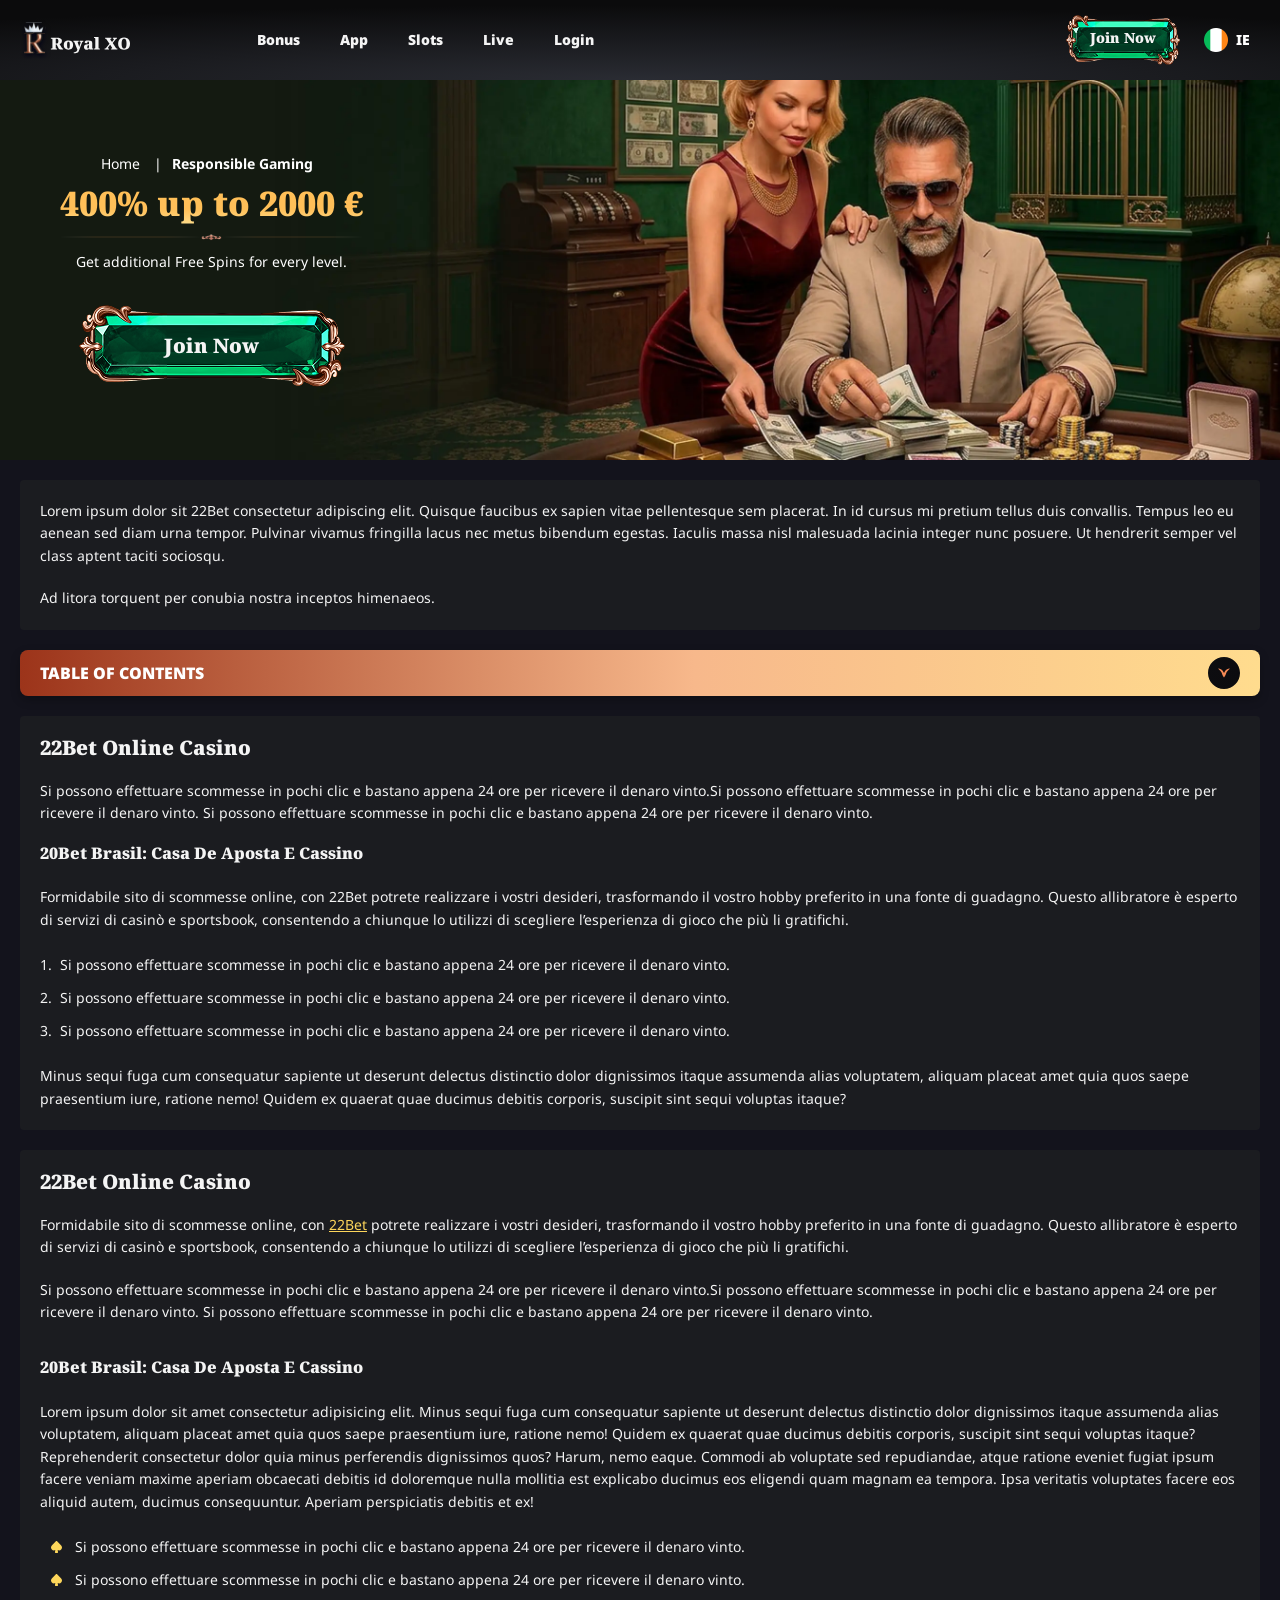
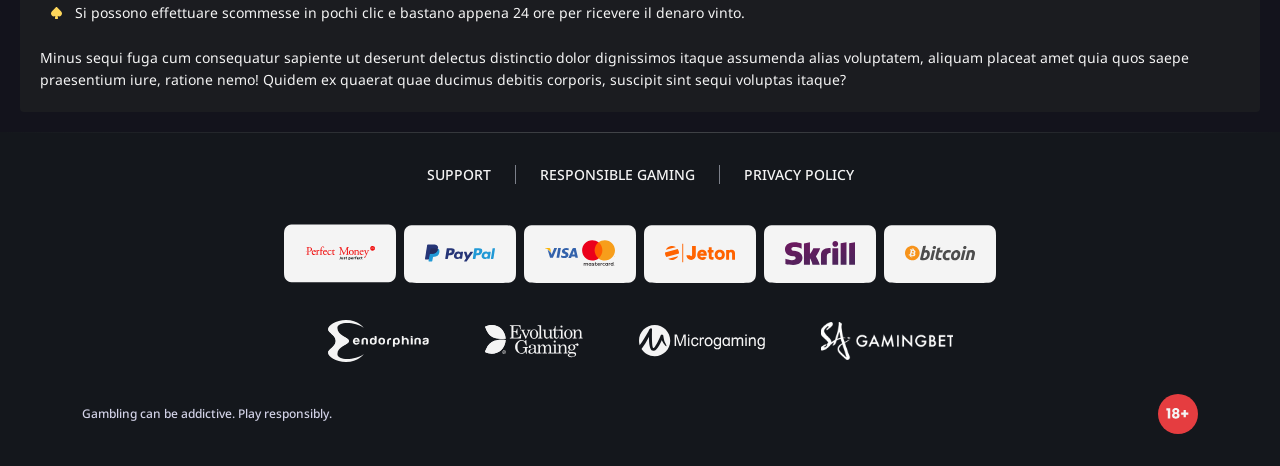
<file: responsible.html>
<!DOCTYPE html>
<html lang="ie">
  <head>
    <meta charset="UTF-8" />
   
    <meta name="viewport" content="width=device-width, initial-scale=1.0" />
    <title>RoyalXo </title>
    <meta name="description" content />
    <meta property="og:site_name" content />
    <meta property="og:title" content />
    <meta property="og:type" content="website" />
    <meta property="og:url" content />
    <meta property="og:image" content />
    <meta property="og:image:alt" content />
    <meta property="og:locale" content="ie" />
    <meta property="og:description" content />
    <link rel="preconnect" href="https://fonts.googleapis.com" />
    <link rel="preconnect" href="https://fonts.gstatic.com" crossorigin="anonymous" />
  <link href="https://fonts.googleapis.com/css2?family=Noto+Sans:wght@100;200;300;400;500;600;700;800;900&display=swap" rel="stylesheet">
  <link href="https://fonts.googleapis.com/css2?family=Noto+Serif:wght@100;200;300;400;500;600;700;800;900&display=swap" rel="stylesheet">

    <link rel="stylesheet" href="./css/reset.css" />
    <link rel="stylesheet" href="./css/main.css" />
    <link rel="stylesheet" href="./css/media.css"/>
    <link rel="icon" href="./images/favicon.png" type="image/x-icon"/>
    <script
    src="https://code.jquery.com/jquery-3.6.1.min.js"
    integrity="sha256-o88AwQnZB+VDvE9tvIXrMQaPlFFSUTR+nldQm1LuPXQ="
    crossorigin="anonymous"
  ></script>
  </head>
  <body>
   <header class="header">
      <section class="content header__content">
          <a href="/" class="logo header__logo"
          ><img src="./images/logo.svg" alt="logo" title
        /></a>
        <nav class="menu header__menu">
            <ul class="header__menu-list">
                
              <li class="" >
            
               <a href="./bonus.html" >
                Bonus
              </a>
            </li>
              <li>
                <a href="./app.html">
                 App
                </a>
              </li>
              
       
             
                  <li>
                    <a href="./slots.html">
                   Slots
                  </a></li>
                 
             
              
              
          
               <li>
                <a href="./live.html">
               Live
                </a>
              </li>
          
              <li>
                <a href="./login.html">
               Login
                </a>
              </li>
          
            </ul>
            <div class="header__button header__button-menu " >
              <a href="#" class="button  button__login-menu">Join Now</a>
            
            </div>
           
          </nav>
        
        <button class="header__btn-menu" >
          <svg width="16px" height="16px" viewBox="0 0 16 16" xmlns="http://www.w3.org/2000/svg">
              <rect y="0" width="16" height="3" rx="1.5"></rect>
              <rect y="6.5" width="16" height="3" rx="1.5"></rect>
              <rect y="13" width="16" height="3" rx="1.5"></rect>
            </svg>
        </button>
<a href="#" class="button button__login">Join Now</a>
           
             <div class="header__language">
                <div class="header__flag-wrap">
                  <a class="header__country" href="#">
                    <span><img src="./images/flag.png" alt=" Flag" title /></span>
                     <span>ie</span>
                  </a>
                </div>
               
              </div>  
            
      </section>
    </header>
     <main class="main home main-page">
        <section class=" hero hero__page">
           
            <div class="background ">
              <img src="./images/layout-images/bg-responsible.webp" alt="hero" title />
              
            </div>
            <div class="hero__wrapper hero__wrapper-page">
              <div class="hero__data hero__data-bonus">
                <ul
                class="breadcrumbs "
                
              >
                <li
                  
                >
                  <a href="/" >
                    <span >Home</span></a
                  >
                 
                </li>
                <li
                  
                >
                  <a  > <span >Responsible Gaming </span></a>
                 
                </li>
              </ul>
                <h1 class="title general hero__title">
         400% up to 2000 € 
                </h1>
                 <p class="hero__text">Get additional Free Spins for every level.</p>
               
                <a href="#" class="button  hero__button ">Join Now</a>
               
              </div>
             
            </div>
          </section>
      <section class="main__wrap main__wrap-page">
       
       <section class="content__wrapper content__wrapper-page">
           <section class="content article">
            <p>Lorem ipsum dolor sit 22Bet consectetur adipiscing elit. Quisque faucibus ex sapien vitae pellentesque sem placerat. In id cursus mi pretium tellus duis convallis. Tempus leo eu aenean sed diam urna tempor. Pulvinar vivamus fringilla lacus nec metus bibendum egestas. Iaculis massa nisl malesuada lacinia integer nunc posuere. Ut hendrerit semper vel class aptent taciti sociosqu.</p>
            <p>Ad litora torquent per conubia nostra inceptos himenaeos.</p>
          </section>
            
              <section class="content menu-review__content">
              

            
                <div class="menu__review-desk menu__review-content">table of contents</div>
                <ul class="menu__review menu__review-list">
                  <li><a href="#">Casa de Aposta e Cassino</a></li>
                    <li><a href="#">Casa de Aposta e Cassino</a></li>
                      <li><a href="#">Casa de Aposta e Cassino</a></li>
                        <li><a href="#">Casa de Aposta e Cassino</a></li>
                           <li><a href="#">Frequently Asked Questions</a></li>
                         
                          
                </ul>
             
          
          </section>
      
           <section class="content article">
            <h2 class="title high article__title">22Bet Online casino</h2>
            
                <p>Si possono effettuare scommesse in pochi clic e bastano appena 24 ore per ricevere il denaro vinto.Si possono effettuare scommesse in pochi clic e bastano appena 24 ore per ricevere il denaro vinto. Si possono effettuare scommesse in pochi clic e bastano appena 24 ore per ricevere il denaro vinto.</p>
         <h3>20Bet Brasil: Casa de Aposta e Cassino</h3>  
         <p>Formidabile sito di scommesse online, con 22Bet potrete realizzare i vostri desideri, trasformando il vostro hobby preferito in una fonte di guadagno. Questo allibratore è esperto di servizi di casinò e sportsbook, consentendo a chiunque lo utilizzi di scegliere l’esperienza di gioco che più li gratifichi.</p>
           <ol>
            <li>Si possono effettuare scommesse in pochi clic e bastano appena 24 ore per ricevere il denaro vinto.</li>
            <li>Si possono effettuare scommesse in pochi clic e bastano appena 24 ore per ricevere il denaro vinto.</li>
            <li>Si possono effettuare scommesse in pochi clic e bastano appena 24 ore per ricevere il denaro vinto.</li>
                </ol>
              
              <p>Minus sequi fuga cum consequatur sapiente ut deserunt delectus distinctio dolor dignissimos itaque assumenda alias voluptatem, aliquam placeat amet quia quos saepe praesentium iure, ratione nemo! Quidem ex quaerat quae ducimus debitis corporis, suscipit sint sequi voluptas itaque? </p>
          
            </section>
                <section class="content article">
            <h2 class="title high article__title">22Bet Online casino</h2>
            <p>
              Formidabile sito di scommesse online, con <a href="#">22Bet</a> potrete realizzare i vostri desideri, trasformando il vostro hobby preferito in una fonte di guadagno. Questo allibratore è esperto di servizi di casinò e sportsbook, consentendo a chiunque lo utilizzi di scegliere l’esperienza di gioco che più li gratifichi.
            </p>      
            <p>Si possono effettuare scommesse in pochi clic e bastano appena 24 ore per ricevere il denaro vinto.Si possono effettuare scommesse in pochi clic e bastano appena 24 ore per ricevere il denaro vinto. Si possono effettuare scommesse in pochi clic e bastano appena 24 ore per ricevere il denaro vinto.</p>
            <h3><h3>20Bet Brasil: Casa de Aposta e Cassino</h3>  </h3>
           <p>Lorem ipsum dolor sit amet consectetur adipisicing elit. Minus sequi fuga cum consequatur sapiente ut deserunt delectus distinctio dolor dignissimos itaque assumenda alias voluptatem, aliquam placeat amet quia quos saepe praesentium iure, ratione nemo! Quidem ex quaerat quae ducimus debitis corporis, suscipit sint sequi voluptas itaque? Reprehenderit consectetur dolor quia minus perferendis dignissimos quos? Harum, nemo eaque. Commodi ab voluptate sed repudiandae, atque ratione eveniet fugiat ipsum facere veniam maxime aperiam obcaecati debitis id doloremque nulla mollitia est explicabo ducimus eos eligendi quam magnam ea tempora. Ipsa veritatis voluptates facere eos aliquid autem, ducimus consequuntur. Aperiam perspiciatis debitis et ex!</p>
             <ul>
            <li>Si possono effettuare scommesse in pochi clic e bastano appena 24 ore per ricevere il denaro vinto.</li>
            <li>Si possono effettuare scommesse in pochi clic e bastano appena 24 ore per ricevere il denaro vinto.</li>
            <li>Si possono effettuare scommesse in pochi clic e bastano appena 24 ore per ricevere il denaro vinto.</li>
                </ul>
              
              <p>Minus sequi fuga cum consequatur sapiente ut deserunt delectus distinctio dolor dignissimos itaque assumenda alias voluptatem, aliquam placeat amet quia quos saepe praesentium iure, ratione nemo! Quidem ex quaerat quae ducimus debitis corporis, suscipit sint sequi voluptas itaque? </p>
            
          </section>
        
        </section> 
        
       
        <div class=""  onclick="scrollToTop()">
          <button class="main__arrow" id="scrollToTopBtn"></button>
        </div> 
      </section>
    </main> 
     <footer class=" footer ">
      <section class="content footer__content">
        <ul class="footer__menu">
        
         <li><a href="./support.html">Support</a></li>
         <li><a href="./responsible.html">Responsible Gaming</a></li>
         <li><a href="./policy.html">Privacy Policy</a></li>
         
        </ul>
       
          <ul class="footer__cards-list">
           
            
            <li>
              <a href="#"
                ><img
                  src="./images/footer-img1.svg"
                  alt="image"
                  title
              /></a>
            </li>
             <li>
              <a href="#"
                ><img
                  src="./images/footer-img2.svg"
                  alt="image"
                  title
              /></a>
            </li>
             <li>
              <a href="#"
                ><img
                  src="./images/footer-img3.svg"
                  alt="image"
                  title
              /></a>
            </li>
             <li>
              <a href="#"
                ><img
                  src="./images/footer-img4.svg"
                  alt="image"
                  title
              /></a>
            </li>
             <li>
              <a href="#"
                ><img
                  src="./images/footer-img5.svg"
                  alt="image"
                  title
              /></a>
            </li>
             <li>
              <a href="#"
                ><img
                  src="./images/footer-img6.svg"
                  alt="image"
                  title
              /></a>
            </li>
           
           
          </ul>
         <ul class="footer__cards-list footer__cards">
           
            
            <li>
              <a href="#"
                ><img
                  src="./images/footer-img7.svg"
                  alt="image"
                  title
              /></a>
            </li>
              <li>
              <a href="#"
                ><img
                  src="./images/footer-img8.svg"
                  alt="image"
                  title
              /></a>
            </li>
              <li>
              <a href="#"
                ><img
                  src="./images/footer-img9.svg"
                  alt="image"
                  title
              /></a>
            </li>
              <li>
              <a href="#"
                ><img
                  src="./images/footer-img10.svg"
                  alt="image"
                  title
              /></a>
            </li>
         </ul>
     <div class="footer__wrapp">
          <div class="footer__text">
            <p>Gambling can be addictive. Play responsibly. 
</p>
           
          </div>
         
      <div class="footer__age">
            <img src="./images/age.svg" alt="age" title />
          </div>
     </div>
      </section>
    </footer>
    <script src="./js/sidebar.js" defer></script>
    <script src="./js/expander.js" defer></script>
    <script src="./js/mobile-menu.js" defer></script>
    <!-- <script src="./js/flag.js" defer></script> -->
     <script src="./js/arrowUp.js" defer></script>
  </body>
</html>
</file>
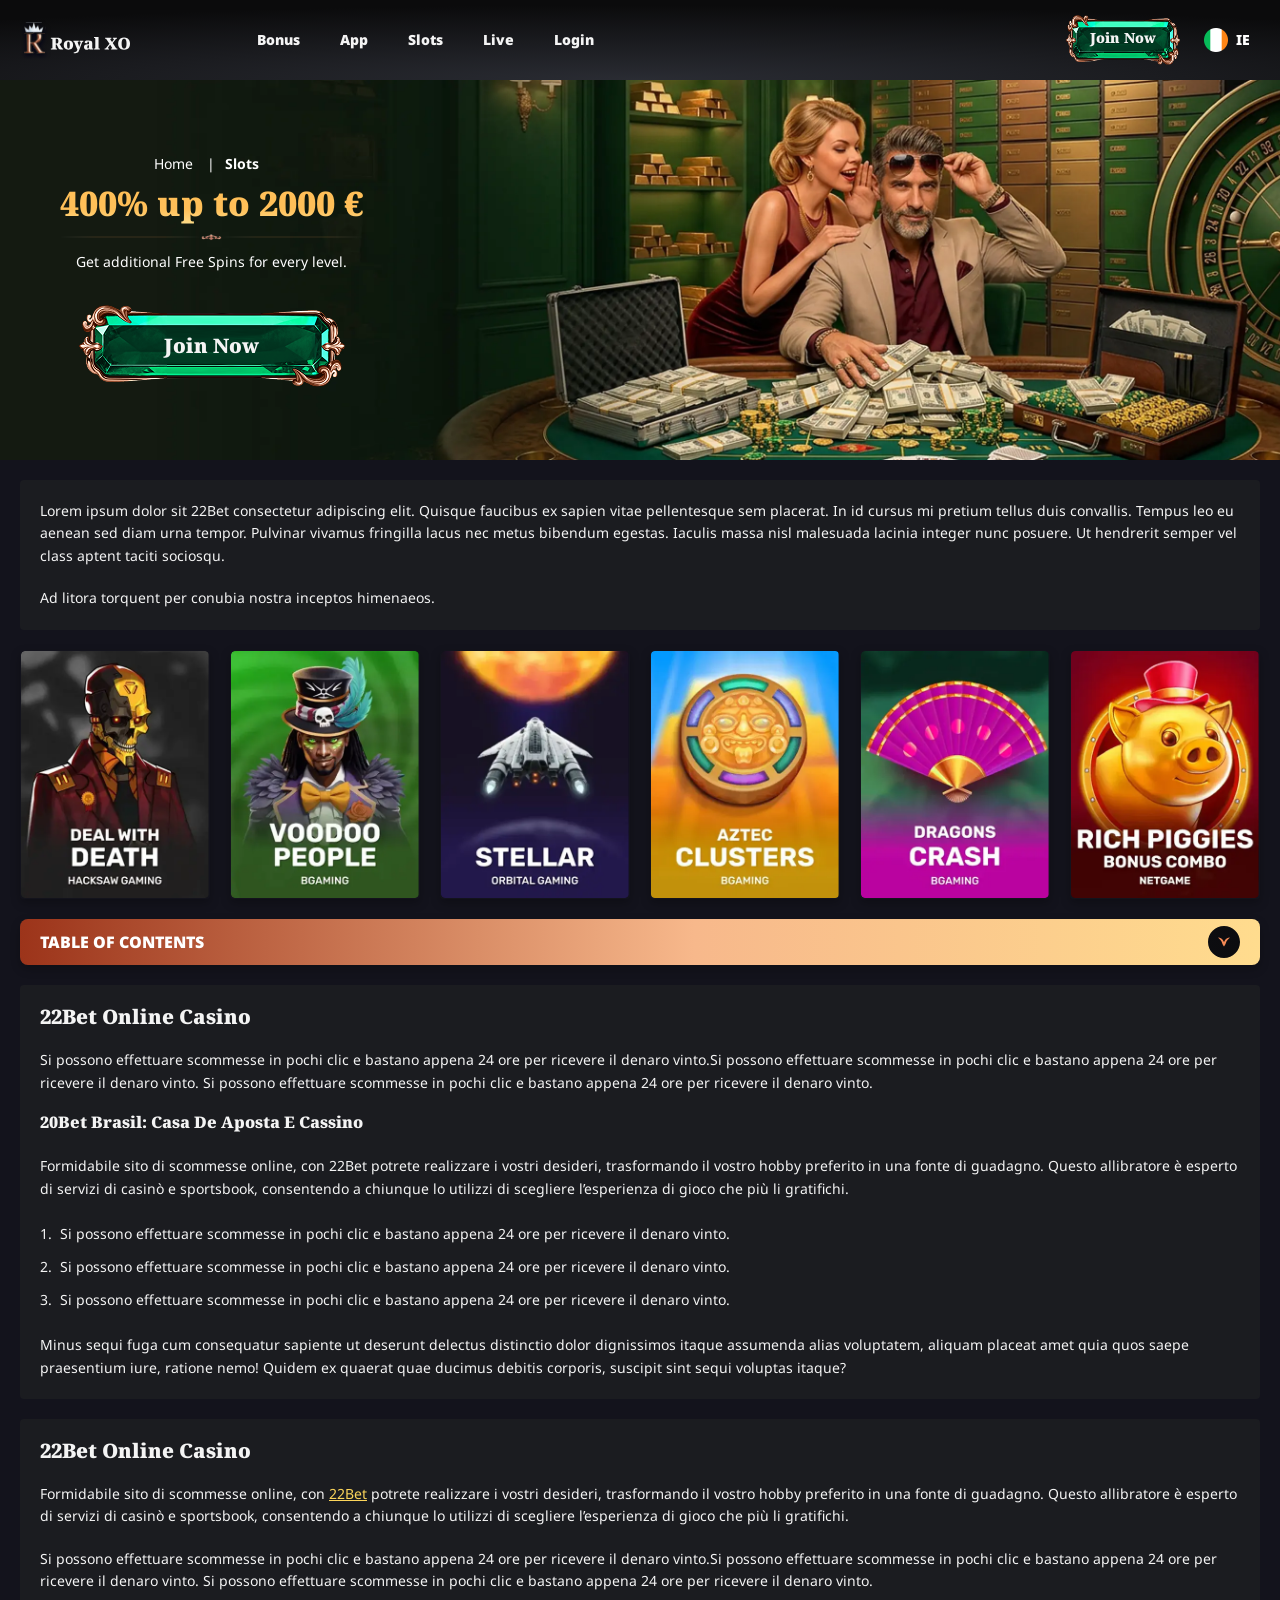
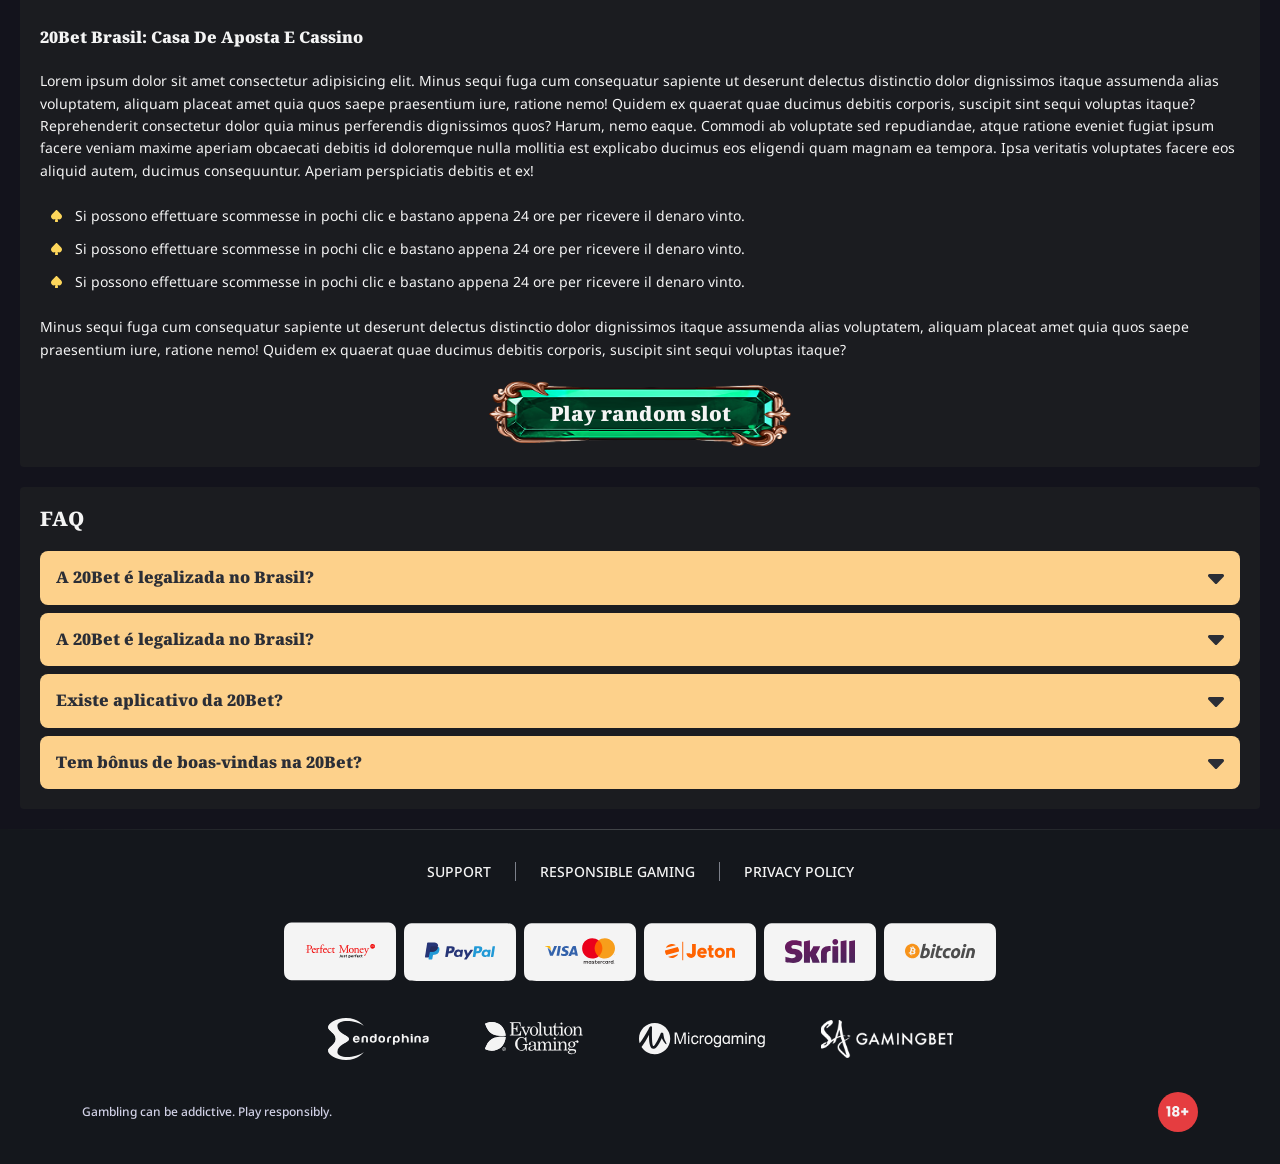
<file: slots.html>
<!DOCTYPE html>
<html lang="ie">
  <head>
    <meta charset="UTF-8" />
   
    <meta name="viewport" content="width=device-width, initial-scale=1.0" />
    <title>RoyalXo </title>
    <meta name="description" content />
    <meta property="og:site_name" content />
    <meta property="og:title" content />
    <meta property="og:type" content="website" />
    <meta property="og:url" content />
    <meta property="og:image" content />
    <meta property="og:image:alt" content />
    <meta property="og:locale" content="ie" />
    <meta property="og:description" content />
    <link rel="preconnect" href="https://fonts.googleapis.com" />
    <link rel="preconnect" href="https://fonts.gstatic.com" crossorigin="anonymous" />
  <link href="https://fonts.googleapis.com/css2?family=Noto+Sans:wght@100;200;300;400;500;600;700;800;900&display=swap" rel="stylesheet">
  <link href="https://fonts.googleapis.com/css2?family=Noto+Serif:wght@100;200;300;400;500;600;700;800;900&display=swap" rel="stylesheet">

    <link rel="stylesheet" href="./css/reset.css" />
    <link rel="stylesheet" href="./css/main.css" />
    <link rel="stylesheet" href="./css/media.css"/>
    <link rel="icon" href="./images/favicon.png" type="image/x-icon"/>
    <script
    src="https://code.jquery.com/jquery-3.6.1.min.js"
    integrity="sha256-o88AwQnZB+VDvE9tvIXrMQaPlFFSUTR+nldQm1LuPXQ="
    crossorigin="anonymous"
  ></script>
  </head>
  <body>
   <header class="header">
      <section class="content header__content">
          <a href="/" class="logo header__logo"
          ><img src="./images/logo.svg" alt="logo" title
        /></a>
        <nav class="menu header__menu">
            <ul class="header__menu-list">
                
              <li class="" >
            
               <a href="./bonus.html" >
                Bonus
              </a>
            </li>
              <li>
                <a href="./app.html">
                 App
                </a>
              </li>
              
       
             
                  <li>
                    <a href="./slots.html">
                   Slots
                  </a></li>
                 
             
              
              
          
               <li>
                <a href="./live.html">
               Live
                </a>
              </li>
          
              <li>
                <a href="./login.html">
               Login
                </a>
              </li>
          
            </ul>
            <div class="header__button header__button-menu " >
              <a href="#" class="button  button__login-menu">Join Now</a>
            
            </div>
           
          </nav>
        
        <button class="header__btn-menu" >
          <svg width="16px" height="16px" viewBox="0 0 16 16" xmlns="http://www.w3.org/2000/svg">
              <rect y="0" width="16" height="3" rx="1.5"></rect>
              <rect y="6.5" width="16" height="3" rx="1.5"></rect>
              <rect y="13" width="16" height="3" rx="1.5"></rect>
            </svg>
        </button>
<a href="#" class="button button__login">Join Now</a>
           
             <div class="header__language">
                <div class="header__flag-wrap">
                  <a class="header__country" href="#">
                    <span><img src="./images/flag.png" alt=" Flag" title /></span>
                     <span>ie</span>
                  </a>
                </div>
          
              </div>  
            
      </section>
    </header>
     <main class="main home main-page">
        <section class=" hero hero__page">
           
            <div class="background ">
              <img src="./images/slots/bg-slots.webp" alt="hero" title />
              
            </div>
            <div class="hero__wrapper hero__wrapper-page">
              <div class="hero__data hero__data-bonus">
                <ul
                class="breadcrumbs "
                
              >
                <li
                  
                >
                  <a href="/" >
                    <span >Home</span></a
                  >
                 
                </li>
                <li
                  
                >
                  <a  > <span >Slots</span></a>
                 
                </li>
              </ul>
                <h1 class="title general hero__title">
         400% up to 2000 € 
                </h1>
                 <p class="hero__text">Get additional Free Spins for every level.</p>
               
                <a href="#" class="button  hero__button ">Join Now</a>
               
              </div>
             
            </div>
          </section>
      <section class="main__wrap main__wrap-page">
       
       <section class="content__wrapper content__wrapper-page">
           <section class="content article">
            <p>Lorem ipsum dolor sit 22Bet consectetur adipiscing elit. Quisque faucibus ex sapien vitae pellentesque sem placerat. In id cursus mi pretium tellus duis convallis. Tempus leo eu aenean sed diam urna tempor. Pulvinar vivamus fringilla lacus nec metus bibendum egestas. Iaculis massa nisl malesuada lacinia integer nunc posuere. Ut hendrerit semper vel class aptent taciti sociosqu.</p>
            <p>Ad litora torquent per conubia nostra inceptos himenaeos.</p>
          </section>
                 <section class="content casino">
           
              <ul class="casino__list  ">
                <li class="casino__item">
                   <a href="#">
                     <div class="casino__wrapper">
                      <img class="casino__img" src="./images/slots/card-slots1.webp" alt="" title>
                    <div class="casino__hover casino__hover-live">
                        
                        <div class="casino-box">
                            
                        <span  class="button  casino__buttons">Play now</span>
                        </div>
                    </div>
                    </div>
                    
                   </a>
                </li>
                <li class="casino__item">
                   <a href="#">
                     <div class="casino__wrapper">
                      <img class="casino__img" src="./images/slots/card-slots2.webp" alt="" title>
                    <div class="casino__hover casino__hover-live">
                        
                        <div class="casino-box">
                            
                        <span  class="button  casino__buttons">Play now</span>
                        </div>
                    </div>
                    </div>
                    
                   </a>
                </li>
                 <li class="casino__item">
                   <a href="#">
                     <div class="casino__wrapper">
                      <img class="casino__img" src="./images/slots/card-slots3.webp" alt="" title>
                    <div class="casino__hover casino__hover-live">
                        
                        <div class="casino-box">
                            
                        <span  class="button  casino__buttons">Play now</span>
                        </div>
                    </div>
                    </div>
                    
                   </a>
                </li>
                 <li class="casino__item">
                   <a href="#">
                     <div class="casino__wrapper">
                      <img class="casino__img" src="./images/slots/card-slots4.webp" alt="" title>
                    <div class="casino__hover casino__hover-live">
                        
                        <div class="casino-box">
                            
                        <span  class="button  casino__buttons">Play now</span>
                        </div>
                    </div>
                    </div>
                    
                   </a>
                </li>
                 <li class="casino__item">
                   <a href="#">
                     <div class="casino__wrapper">
                      <img class="casino__img" src="./images/slots/card-slots5.webp" alt="" title>
                    <div class="casino__hover casino__hover-live">
                        
                        <div class="casino-box">
                            
                        <span  class="button  casino__buttons">Play now</span>
                        </div>
                    </div>
                    </div>
                    
                   </a>
                </li>
                 <li class="casino__item">
                   <a href="#">
                     <div class="casino__wrapper">
                      <img class="casino__img" src="./images/slots/card-slots6.webp" alt="" title>
                    <div class="casino__hover casino__hover-live">
                        
                        <div class="casino-box">
                            
                        <span  class="button  casino__buttons">Play now</span>
                        </div>
                    </div>
                    </div>
                    
                   </a>
                </li>
              </ul>
         </section>
              <section class="content menu-review__content">
              

            
                <div class="menu__review-desk menu__review-content">table of contents</div>
                <ul class="menu__review menu__review-list">
                  <li><a href="#">Casa de Aposta e Cassino</a></li>
                    <li><a href="#">Casa de Aposta e Cassino</a></li>
                      <li><a href="#">Casa de Aposta e Cassino</a></li>
                        <li><a href="#">Casa de Aposta e Cassino</a></li>
                           <li><a href="#">Frequently Asked Questions</a></li>
                         
                          
                </ul>
             
          
          </section>
      
           <section class="content article">
            <h2 class="title high article__title">22Bet Online casino</h2>
            
                <p>Si possono effettuare scommesse in pochi clic e bastano appena 24 ore per ricevere il denaro vinto.Si possono effettuare scommesse in pochi clic e bastano appena 24 ore per ricevere il denaro vinto. Si possono effettuare scommesse in pochi clic e bastano appena 24 ore per ricevere il denaro vinto.</p>
         <h3>20Bet Brasil: Casa de Aposta e Cassino</h3>  
         <p>Formidabile sito di scommesse online, con 22Bet potrete realizzare i vostri desideri, trasformando il vostro hobby preferito in una fonte di guadagno. Questo allibratore è esperto di servizi di casinò e sportsbook, consentendo a chiunque lo utilizzi di scegliere l’esperienza di gioco che più li gratifichi.</p>
           <ol>
            <li>Si possono effettuare scommesse in pochi clic e bastano appena 24 ore per ricevere il denaro vinto.</li>
            <li>Si possono effettuare scommesse in pochi clic e bastano appena 24 ore per ricevere il denaro vinto.</li>
            <li>Si possono effettuare scommesse in pochi clic e bastano appena 24 ore per ricevere il denaro vinto.</li>
                </ol>
              
              <p>Minus sequi fuga cum consequatur sapiente ut deserunt delectus distinctio dolor dignissimos itaque assumenda alias voluptatem, aliquam placeat amet quia quos saepe praesentium iure, ratione nemo! Quidem ex quaerat quae ducimus debitis corporis, suscipit sint sequi voluptas itaque? </p>
          
            </section>
                <section class="content article">
            <h2 class="title high article__title">22Bet Online casino</h2>
            <p>
              Formidabile sito di scommesse online, con <a href="#">22Bet</a> potrete realizzare i vostri desideri, trasformando il vostro hobby preferito in una fonte di guadagno. Questo allibratore è esperto di servizi di casinò e sportsbook, consentendo a chiunque lo utilizzi di scegliere l’esperienza di gioco che più li gratifichi.
            </p>      
            <p>Si possono effettuare scommesse in pochi clic e bastano appena 24 ore per ricevere il denaro vinto.Si possono effettuare scommesse in pochi clic e bastano appena 24 ore per ricevere il denaro vinto. Si possono effettuare scommesse in pochi clic e bastano appena 24 ore per ricevere il denaro vinto.</p>
            <h3><h3>20Bet Brasil: Casa de Aposta e Cassino</h3>  </h3>
           <p>Lorem ipsum dolor sit amet consectetur adipisicing elit. Minus sequi fuga cum consequatur sapiente ut deserunt delectus distinctio dolor dignissimos itaque assumenda alias voluptatem, aliquam placeat amet quia quos saepe praesentium iure, ratione nemo! Quidem ex quaerat quae ducimus debitis corporis, suscipit sint sequi voluptas itaque? Reprehenderit consectetur dolor quia minus perferendis dignissimos quos? Harum, nemo eaque. Commodi ab voluptate sed repudiandae, atque ratione eveniet fugiat ipsum facere veniam maxime aperiam obcaecati debitis id doloremque nulla mollitia est explicabo ducimus eos eligendi quam magnam ea tempora. Ipsa veritatis voluptates facere eos aliquid autem, ducimus consequuntur. Aperiam perspiciatis debitis et ex!</p>
             <ul>
            <li>Si possono effettuare scommesse in pochi clic e bastano appena 24 ore per ricevere il denaro vinto.</li>
            <li>Si possono effettuare scommesse in pochi clic e bastano appena 24 ore per ricevere il denaro vinto.</li>
            <li>Si possono effettuare scommesse in pochi clic e bastano appena 24 ore per ricevere il denaro vinto.</li>
                </ul>
              
              <p>Minus sequi fuga cum consequatur sapiente ut deserunt delectus distinctio dolor dignissimos itaque assumenda alias voluptatem, aliquam placeat amet quia quos saepe praesentium iure, ratione nemo! Quidem ex quaerat quae ducimus debitis corporis, suscipit sint sequi voluptas itaque? </p>
             <a href="#" class="button">Play random slot</a>
          </section>
        
          <section class="content faq">
            <h2 class="title high faq__title"> FAQ </h2>
            <ol class="faq__list " >
              <li class="faq__item"  >
                <h3 class="title medium faq__subtitle js-button-expander js-button-expander--faq"  > A 20Bet é legalizada no Brasil?
                 </h3>
                <div  class="faq__answer js-expand-content js-expand-content--faq" >
                  <p  >
                  Lorem ipsum dolor sit amet, consectetur adipisicing elit. Dolorum velit harum repellendus quia distinctio dolorem temporibus totam nostrum facilis, incidunt ab dolor vel. Ipsum provident laborum atque, iste dolorum cupiditate at nam. Dignissimos accusamus ipsam, amet perspiciatis dolore quibusdam provident. </p>
                </div>
              </li>
               <li class="faq__item"  >
                <h3 class="title medium faq__subtitle js-button-expander js-button-expander--faq"  > A 20Bet é legalizada no Brasil?
                 </h3>
                <div  class="faq__answer js-expand-content js-expand-content--faq" >
                  <p  >
                  Lorem ipsum dolor sit amet, consectetur adipisicing elit. Dolorum velit harum repellendus quia distinctio dolorem temporibus totam nostrum facilis, incidunt ab dolor vel. Ipsum provident laborum atque, iste dolorum cupiditate at nam. Dignissimos accusamus ipsam, amet perspiciatis dolore quibusdam provident. </p>
                </div>
              </li>
              <li class="faq__item"  >
                <h3 class="title medium faq__subtitle js-button-expander js-button-expander--faq"  >Existe aplicativo da 20Bet?</h3>
                <div class="faq__answer js-expand-content js-expand-content--faq" >
                  <p  >
                 Lorem ipsum dolor sit amet, consectetur adipisicing elit. Dolorum velit harum repellendus quia distinctio dolorem temporibus totam nostrum facilis, incidunt ab dolor vel. Ipsum provident laborum atque, iste dolorum cupiditate at nam. Dignissimos accusamus ipsam, amet perspiciatis dolore quibusdam provident. </p>
                </div>
              </li> 
              <li class="faq__item"  >
                <h3 class="title medium faq__subtitle js-button-expander js-button-expander--faq"  >Tem bônus de boas-vindas na 20Bet?</h3>
                <div class="faq__answer js-expand-content js-expand-content--faq" >
                  <p  >
                  Lorem ipsum dolor sit amet, consectetur adipisicing elit. Dolorum velit harum repellendus quia distinctio dolorem temporibus totam nostrum facilis, incidunt ab dolor vel. Ipsum provident laborum atque, iste dolorum cupiditate at nam. Dignissimos accusamus ipsam, amet perspiciatis dolore quibusdam provident. </p>
                </div>
              </li> 
            
             
            </ol>
          </section>
          
        </section> 
        
       
        <div class=""  onclick="scrollToTop()">
          <button class="main__arrow" id="scrollToTopBtn"></button>
        </div> 
      </section>
    </main> 
     <footer class=" footer ">
      <section class="content footer__content">
        <ul class="footer__menu">
        
         <li><a href="./support.html">Support</a></li>
         <li><a href="./responsible.html">Responsible Gaming</a></li>
         <li><a href="./policy.html">Privacy Policy</a></li>
         
        </ul>
       
          <ul class="footer__cards-list">
           
            
            <li>
              <a href="#"
                ><img
                  src="./images/footer-img1.svg"
                  alt="image"
                  title
              /></a>
            </li>
             <li>
              <a href="#"
                ><img
                  src="./images/footer-img2.svg"
                  alt="image"
                  title
              /></a>
            </li>
             <li>
              <a href="#"
                ><img
                  src="./images/footer-img3.svg"
                  alt="image"
                  title
              /></a>
            </li>
             <li>
              <a href="#"
                ><img
                  src="./images/footer-img4.svg"
                  alt="image"
                  title
              /></a>
            </li>
             <li>
              <a href="#"
                ><img
                  src="./images/footer-img5.svg"
                  alt="image"
                  title
              /></a>
            </li>
             <li>
              <a href="#"
                ><img
                  src="./images/footer-img6.svg"
                  alt="image"
                  title
              /></a>
            </li>
           
           
          </ul>
         <ul class="footer__cards-list footer__cards">
           
            
            <li>
              <a href="#"
                ><img
                  src="./images/footer-img7.svg"
                  alt="image"
                  title
              /></a>
            </li>
              <li>
              <a href="#"
                ><img
                  src="./images/footer-img8.svg"
                  alt="image"
                  title
              /></a>
            </li>
              <li>
              <a href="#"
                ><img
                  src="./images/footer-img9.svg"
                  alt="image"
                  title
              /></a>
            </li>
              <li>
              <a href="#"
                ><img
                  src="./images/footer-img10.svg"
                  alt="image"
                  title
              /></a>
            </li>
         </ul>
     <div class="footer__wrapp">
          <div class="footer__text">
            <p>Gambling can be addictive. Play responsibly. 
</p>
           
          </div>
         
      <div class="footer__age">
            <img src="./images/age.svg" alt="age" title />
          </div>
     </div>
      </section>
    </footer>
    <script src="./js/sidebar.js" defer></script>
    <script src="./js/expander.js" defer></script>
    <script src="./js/mobile-menu.js" defer></script>
    <!-- <script src="./js/flag.js" defer></script> -->
     <script src="./js/arrowUp.js" defer></script>
  </body>
</html>
</file>
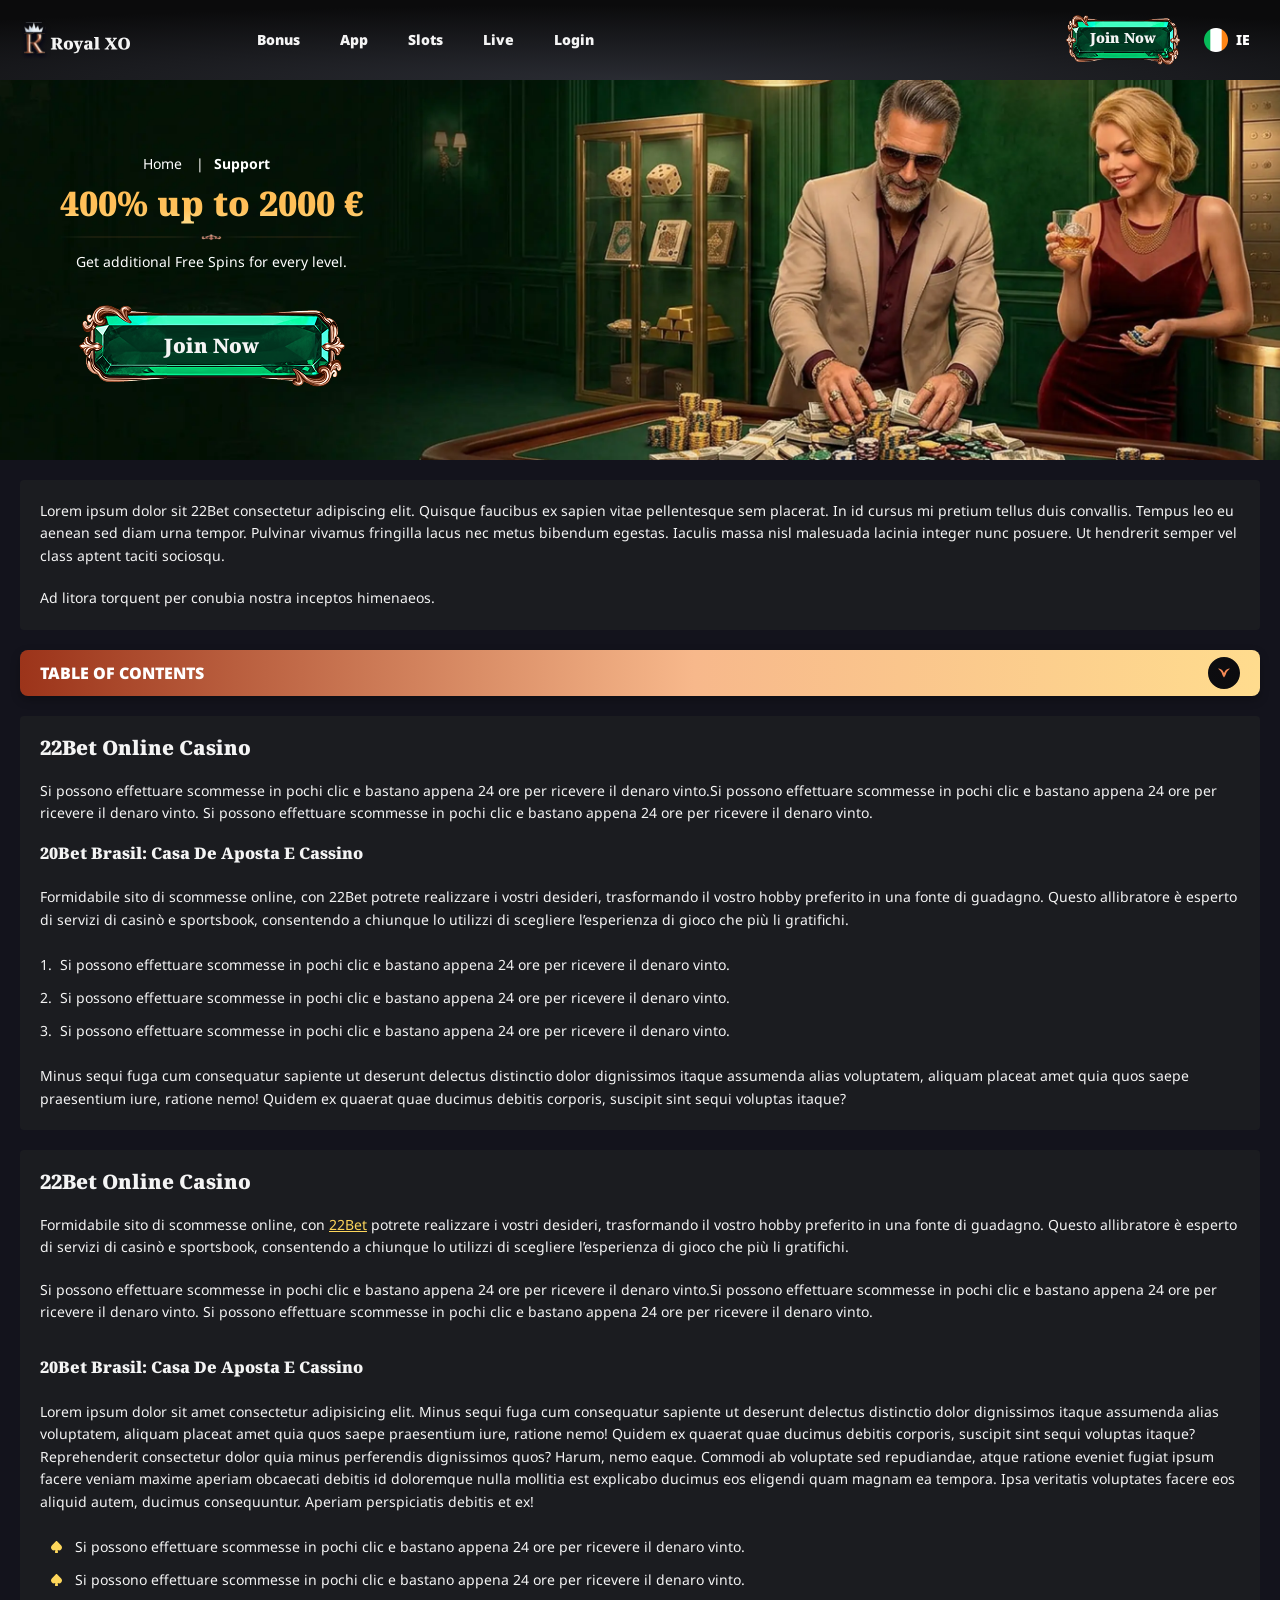
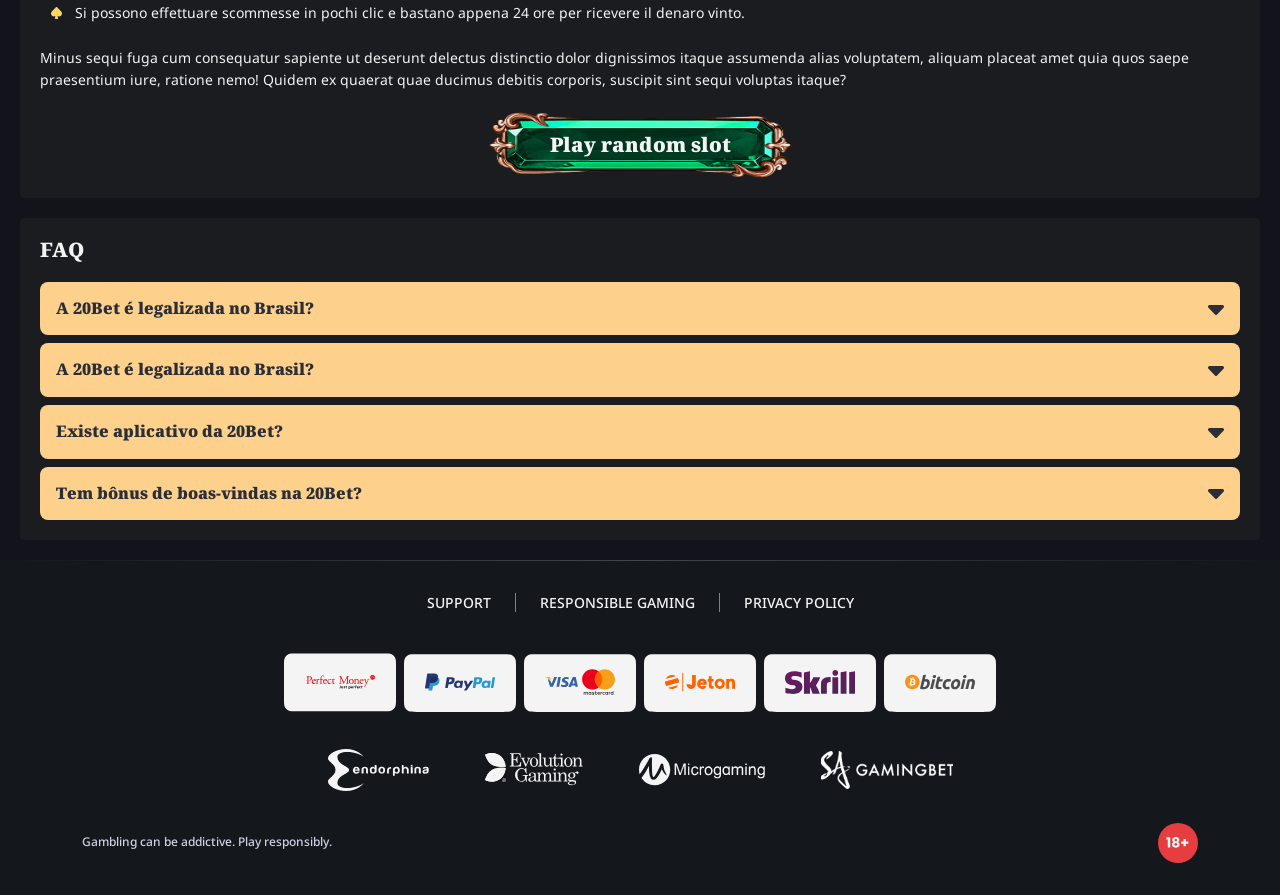
<file: support.html>
<!DOCTYPE html>
<html lang="ie">
  <head>
    <meta charset="UTF-8" />
   
    <meta name="viewport" content="width=device-width, initial-scale=1.0" />
    <title>RoyalXo </title>
    <meta name="description" content />
    <meta property="og:site_name" content />
    <meta property="og:title" content />
    <meta property="og:type" content="website" />
    <meta property="og:url" content />
    <meta property="og:image" content />
    <meta property="og:image:alt" content />
    <meta property="og:locale" content="ie" />
    <meta property="og:description" content />
    <link rel="preconnect" href="https://fonts.googleapis.com" />
    <link rel="preconnect" href="https://fonts.gstatic.com" crossorigin="anonymous" />
  <link href="https://fonts.googleapis.com/css2?family=Noto+Sans:wght@100;200;300;400;500;600;700;800;900&display=swap" rel="stylesheet">
  <link href="https://fonts.googleapis.com/css2?family=Noto+Serif:wght@100;200;300;400;500;600;700;800;900&display=swap" rel="stylesheet">

    <link rel="stylesheet" href="./css/reset.css" />
    <link rel="stylesheet" href="./css/main.css" />
    <link rel="stylesheet" href="./css/media.css"/>
    <link rel="icon" href="./images/favicon.png" type="image/x-icon"/>
    <script
    src="https://code.jquery.com/jquery-3.6.1.min.js"
    integrity="sha256-o88AwQnZB+VDvE9tvIXrMQaPlFFSUTR+nldQm1LuPXQ="
    crossorigin="anonymous"
  ></script>
  </head>
  <body>
   <header class="header">
      <section class="content header__content">
          <a href="/" class="logo header__logo"
          ><img src="./images/logo.svg" alt="logo" title
        /></a>
        <nav class="menu header__menu">
            <ul class="header__menu-list">
                
              <li class="" >
            
               <a href="./bonus.html" >
                Bonus
              </a>
            </li>
              <li>
                <a href="./app.html">
                 App
                </a>
              </li>
              
       
             
                  <li>
                    <a href="./slots.html">
                   Slots
                  </a></li>
                 
             
              
              
          
               <li>
                <a href="./live.html">
               Live
                </a>
              </li>
          
              <li>
                <a href="./login.html">
               Login
                </a>
              </li>
          
            </ul>
            <div class="header__button header__button-menu " >
              <a href="#" class="button  button__login-menu">Join Now</a>
            
            </div>
           
          </nav>
        
        <button class="header__btn-menu" >
          <svg width="16px" height="16px" viewBox="0 0 16 16" xmlns="http://www.w3.org/2000/svg">
              <rect y="0" width="16" height="3" rx="1.5"></rect>
              <rect y="6.5" width="16" height="3" rx="1.5"></rect>
              <rect y="13" width="16" height="3" rx="1.5"></rect>
            </svg>
        </button>
<a href="#" class="button button__login">Join Now</a>
           
             <div class="header__language">
                <div class="header__flag-wrap">
                  <a class="header__country" href="#">
                    <span><img src="./images/flag.png" alt=" Flag" title /></span>
                     <span>ie</span>
                  </a>
                </div>
         
              </div>  
            
      </section>
    </header>
     <main class="main home main-page">
        <section class=" hero hero__page">
           
            <div class="background ">
              <img src="./images/layout-images/bg-support.webp" alt="hero" title />
              
            </div>
            <div class="hero__wrapper hero__wrapper-page">
              <div class="hero__data hero__data-bonus">
                <ul
                class="breadcrumbs "
                
              >
                <li
                  
                >
                  <a href="/" >
                    <span >Home</span></a
                  >
                 
                </li>
                <li
                  
                >
                  <a  > <span >Support</span></a>
                 
                </li>
              </ul>
                <h1 class="title general hero__title">
         400% up to 2000 € 
                </h1>
                 <p class="hero__text">Get additional Free Spins for every level.</p>
               
                <a href="#" class="button  hero__button ">Join Now</a>
               
              </div>
             
            </div>
          </section>
      <section class="main__wrap main__wrap-page">
       
       <section class="content__wrapper content__wrapper-page">
           <section class="content article">
            <p>Lorem ipsum dolor sit 22Bet consectetur adipiscing elit. Quisque faucibus ex sapien vitae pellentesque sem placerat. In id cursus mi pretium tellus duis convallis. Tempus leo eu aenean sed diam urna tempor. Pulvinar vivamus fringilla lacus nec metus bibendum egestas. Iaculis massa nisl malesuada lacinia integer nunc posuere. Ut hendrerit semper vel class aptent taciti sociosqu.</p>
            <p>Ad litora torquent per conubia nostra inceptos himenaeos.</p>
          </section>
            
              <section class="content menu-review__content">
              

            
                <div class="menu__review-desk menu__review-content">table of contents</div>
                <ul class="menu__review menu__review-list">
                  <li><a href="#">Casa de Aposta e Cassino</a></li>
                    <li><a href="#">Casa de Aposta e Cassino</a></li>
                      <li><a href="#">Casa de Aposta e Cassino</a></li>
                        <li><a href="#">Casa de Aposta e Cassino</a></li>
                           <li><a href="#">Frequently Asked Questions</a></li>
                         
                          
                </ul>
             
          
          </section>
      
           <section class="content article">
            <h2 class="title high article__title">22Bet Online casino</h2>
            
                <p>Si possono effettuare scommesse in pochi clic e bastano appena 24 ore per ricevere il denaro vinto.Si possono effettuare scommesse in pochi clic e bastano appena 24 ore per ricevere il denaro vinto. Si possono effettuare scommesse in pochi clic e bastano appena 24 ore per ricevere il denaro vinto.</p>
         <h3>20Bet Brasil: Casa de Aposta e Cassino</h3>  
         <p>Formidabile sito di scommesse online, con 22Bet potrete realizzare i vostri desideri, trasformando il vostro hobby preferito in una fonte di guadagno. Questo allibratore è esperto di servizi di casinò e sportsbook, consentendo a chiunque lo utilizzi di scegliere l’esperienza di gioco che più li gratifichi.</p>
           <ol>
            <li>Si possono effettuare scommesse in pochi clic e bastano appena 24 ore per ricevere il denaro vinto.</li>
            <li>Si possono effettuare scommesse in pochi clic e bastano appena 24 ore per ricevere il denaro vinto.</li>
            <li>Si possono effettuare scommesse in pochi clic e bastano appena 24 ore per ricevere il denaro vinto.</li>
                </ol>
              
              <p>Minus sequi fuga cum consequatur sapiente ut deserunt delectus distinctio dolor dignissimos itaque assumenda alias voluptatem, aliquam placeat amet quia quos saepe praesentium iure, ratione nemo! Quidem ex quaerat quae ducimus debitis corporis, suscipit sint sequi voluptas itaque? </p>
          
            </section>
                <section class="content article">
            <h2 class="title high article__title">22Bet Online casino</h2>
            <p>
              Formidabile sito di scommesse online, con <a href="#">22Bet</a> potrete realizzare i vostri desideri, trasformando il vostro hobby preferito in una fonte di guadagno. Questo allibratore è esperto di servizi di casinò e sportsbook, consentendo a chiunque lo utilizzi di scegliere l’esperienza di gioco che più li gratifichi.
            </p>      
            <p>Si possono effettuare scommesse in pochi clic e bastano appena 24 ore per ricevere il denaro vinto.Si possono effettuare scommesse in pochi clic e bastano appena 24 ore per ricevere il denaro vinto. Si possono effettuare scommesse in pochi clic e bastano appena 24 ore per ricevere il denaro vinto.</p>
            <h3><h3>20Bet Brasil: Casa de Aposta e Cassino</h3>  </h3>
           <p>Lorem ipsum dolor sit amet consectetur adipisicing elit. Minus sequi fuga cum consequatur sapiente ut deserunt delectus distinctio dolor dignissimos itaque assumenda alias voluptatem, aliquam placeat amet quia quos saepe praesentium iure, ratione nemo! Quidem ex quaerat quae ducimus debitis corporis, suscipit sint sequi voluptas itaque? Reprehenderit consectetur dolor quia minus perferendis dignissimos quos? Harum, nemo eaque. Commodi ab voluptate sed repudiandae, atque ratione eveniet fugiat ipsum facere veniam maxime aperiam obcaecati debitis id doloremque nulla mollitia est explicabo ducimus eos eligendi quam magnam ea tempora. Ipsa veritatis voluptates facere eos aliquid autem, ducimus consequuntur. Aperiam perspiciatis debitis et ex!</p>
             <ul>
            <li>Si possono effettuare scommesse in pochi clic e bastano appena 24 ore per ricevere il denaro vinto.</li>
            <li>Si possono effettuare scommesse in pochi clic e bastano appena 24 ore per ricevere il denaro vinto.</li>
            <li>Si possono effettuare scommesse in pochi clic e bastano appena 24 ore per ricevere il denaro vinto.</li>
                </ul>
              
              <p>Minus sequi fuga cum consequatur sapiente ut deserunt delectus distinctio dolor dignissimos itaque assumenda alias voluptatem, aliquam placeat amet quia quos saepe praesentium iure, ratione nemo! Quidem ex quaerat quae ducimus debitis corporis, suscipit sint sequi voluptas itaque? </p>
             <a href="#" class="button">Play random slot</a>
          </section>
        
          <section class="content faq">
            <h2 class="title high faq__title"> FAQ </h2>
            <ol class="faq__list " >
              <li class="faq__item"  >
                <h3 class="title medium faq__subtitle js-button-expander js-button-expander--faq"  > A 20Bet é legalizada no Brasil?
                 </h3>
                <div  class="faq__answer js-expand-content js-expand-content--faq" >
                  <p  >
                  Lorem ipsum dolor sit amet, consectetur adipisicing elit. Dolorum velit harum repellendus quia distinctio dolorem temporibus totam nostrum facilis, incidunt ab dolor vel. Ipsum provident laborum atque, iste dolorum cupiditate at nam. Dignissimos accusamus ipsam, amet perspiciatis dolore quibusdam provident. </p>
                </div>
              </li>
               <li class="faq__item"  >
                <h3 class="title medium faq__subtitle js-button-expander js-button-expander--faq"  > A 20Bet é legalizada no Brasil?
                 </h3>
                <div  class="faq__answer js-expand-content js-expand-content--faq" >
                  <p  >
                  Lorem ipsum dolor sit amet, consectetur adipisicing elit. Dolorum velit harum repellendus quia distinctio dolorem temporibus totam nostrum facilis, incidunt ab dolor vel. Ipsum provident laborum atque, iste dolorum cupiditate at nam. Dignissimos accusamus ipsam, amet perspiciatis dolore quibusdam provident. </p>
                </div>
              </li>
              <li class="faq__item"  >
                <h3 class="title medium faq__subtitle js-button-expander js-button-expander--faq"  >Existe aplicativo da 20Bet?</h3>
                <div class="faq__answer js-expand-content js-expand-content--faq" >
                  <p  >
                 Lorem ipsum dolor sit amet, consectetur adipisicing elit. Dolorum velit harum repellendus quia distinctio dolorem temporibus totam nostrum facilis, incidunt ab dolor vel. Ipsum provident laborum atque, iste dolorum cupiditate at nam. Dignissimos accusamus ipsam, amet perspiciatis dolore quibusdam provident. </p>
                </div>
              </li> 
              <li class="faq__item"  >
                <h3 class="title medium faq__subtitle js-button-expander js-button-expander--faq"  >Tem bônus de boas-vindas na 20Bet?</h3>
                <div class="faq__answer js-expand-content js-expand-content--faq" >
                  <p  >
                  Lorem ipsum dolor sit amet, consectetur adipisicing elit. Dolorum velit harum repellendus quia distinctio dolorem temporibus totam nostrum facilis, incidunt ab dolor vel. Ipsum provident laborum atque, iste dolorum cupiditate at nam. Dignissimos accusamus ipsam, amet perspiciatis dolore quibusdam provident. </p>
                </div>
              </li> 
            
             
            </ol>
          </section>
          
        </section> 
        
       
        <div class=""  onclick="scrollToTop()">
          <button class="main__arrow" id="scrollToTopBtn"></button>
        </div> 
      </section>
    </main> 
     <footer class=" footer ">
      <section class="content footer__content">
        <ul class="footer__menu">
        
         <li><a href="./support.html">Support</a></li>
         <li><a href="./responsible.html">Responsible Gaming</a></li>
         <li><a href="./policy.html">Privacy Policy</a></li>
         
        </ul>
       
          <ul class="footer__cards-list">
           
            
            <li>
              <a href="#"
                ><img
                  src="./images/footer-img1.svg"
                  alt="image"
                  title
              /></a>
            </li>
             <li>
              <a href="#"
                ><img
                  src="./images/footer-img2.svg"
                  alt="image"
                  title
              /></a>
            </li>
             <li>
              <a href="#"
                ><img
                  src="./images/footer-img3.svg"
                  alt="image"
                  title
              /></a>
            </li>
             <li>
              <a href="#"
                ><img
                  src="./images/footer-img4.svg"
                  alt="image"
                  title
              /></a>
            </li>
             <li>
              <a href="#"
                ><img
                  src="./images/footer-img5.svg"
                  alt="image"
                  title
              /></a>
            </li>
             <li>
              <a href="#"
                ><img
                  src="./images/footer-img6.svg"
                  alt="image"
                  title
              /></a>
            </li>
           
           
          </ul>
         <ul class="footer__cards-list footer__cards">
           
            
            <li>
              <a href="#"
                ><img
                  src="./images/footer-img7.svg"
                  alt="image"
                  title
              /></a>
            </li>
              <li>
              <a href="#"
                ><img
                  src="./images/footer-img8.svg"
                  alt="image"
                  title
              /></a>
            </li>
              <li>
              <a href="#"
                ><img
                  src="./images/footer-img9.svg"
                  alt="image"
                  title
              /></a>
            </li>
              <li>
              <a href="#"
                ><img
                  src="./images/footer-img10.svg"
                  alt="image"
                  title
              /></a>
            </li>
         </ul>
     <div class="footer__wrapp">
          <div class="footer__text">
            <p>Gambling can be addictive. Play responsibly. 
</p>
           
          </div>
         
      <div class="footer__age">
            <img src="./images/age.svg" alt="age" title />
          </div>
     </div>
      </section>
    </footer>
    <script src="./js/sidebar.js" defer></script>
    <script src="./js/expander.js" defer></script>
    <script src="./js/mobile-menu.js" defer></script>
    <!-- <script src="./js/flag.js" defer></script> -->
     <script src="./js/arrowUp.js" defer></script>
  </body>
</html>
</file>
<file: css/main.css>
html{
    -webkit-text-size-adjust: 100%;
    scroll-behavior: smooth;
      overflow-x: hidden;
  }
  
  body {
      display: block;
      position: relative;
      width: 100%;

    background: #13131C;
 font-family: 'Noto Sans', sans-serif;
      font-size: 14px;
      font-weight: 400;
      line-height: 160%;
      text-align: left;
      color: #F4F4F4;
      overflow-x: hidden;
    }

  

    
    .content {
      display: block;
      position: relative;
      width: 100%;
      max-width: 1020px;
      max-width: 100%;
      /* overflow: hidden; */
      border-radius: 4px;
   background:#1B1C20;

      padding: 20px;
      margin: 0 auto 20px auto;
    }

  
    h1,
    h2,
    h3,
    h4,
    .title {
      display: block;
      position: relative;
      font-size: 34px;
      font-weight: 900;
      line-height: 40px;
      text-align: center;
      background: linear-gradient(180deg, #FFBF58 43.27%, #FDFFC6 100%);
  -webkit-background-clip: text;
  -webkit-text-fill-color: transparent;
      text-transform: capitalize;
      font-family: 'Noto Serif', serif;
    }
    
   
    h2,
    .title.high {
      display: flex;
      align-items: center;
      justify-content: flex-start;
      font-weight: 900;
      font-size: 20px;
      line-height:24px;
    background: none; 
  -webkit-background-clip: initial;
  -webkit-text-fill-color: #F4F4F4; 
  color: #F4F4F4;
    }

    h3,
    title.medium {
      font-weight: 900;
      font-size: 16px;
      line-height: 160%;
      text-align: left;
      
       background: none; 
  -webkit-background-clip: initial;
  -webkit-text-fill-color: #F4F4F4; 
  color: #F4F4F4;
padding:  0px;
    }
    
    article > *,
    .article > *,
    .desk > * {
      margin-top: 20px;
    }
    
    article > *:first-child,
    .article > *:first-child,
    .desk > *:first-child {
      margin-top: 0 !important;
    }
    
    article > h2,
    .article > h2,
    .desk > h2 {
      margin-top: 32px;
    }
    
    article > h3,
    .article > h3,
    .desk > h3 {
      margin-top: 16px;
    }
    
    .button {
      
      position: relative;
    display: flex;
     min-width: 266px;
      height: 82px;
      width: fit-content;
    align-items: center;
    justify-content: center;
      font-family: 'Noto Serif', serif;
      overflow: hidden;
      font-size: 20px;
      font-weight: 900;
      line-height:24px;
      text-align: center;
      text-decoration: none;
      text-transform: capitalize;
      color: #F4F4F4;
      white-space: nowrap;
      cursor: pointer;
      padding: 13px 24px;
      margin: 0 auto;
   z-index: 1;
      transition: all 0.5s;
     
    }

      
       .button::after,  .banner__btn::after{
        content: "";
    position: absolute;
    background-size: cover;
    width: 100%;
    height: 100%;
    top: 0%;
    left: 50%;
    transform: translateX(-50%);
    background-image: url('../images/button.png');
    background-position: center center;
    background-size: 100% 100%;
    z-index: -1;
      }
 
    
    .button:hover {
  transform: scale(1.1);
    }
    
    
    .header,
    .main ,.footer {
      display: flex;
      position: relative;
      justify-content: space-between;
      align-items: center;
     
      max-width: 1400px;
      max-width: 100%;
      
      margin: 0 auto;
    }
    
    .background{
      display: block;
      position: absolute;
      bottom: 0;left: 0;
      height: 100%;
      width: 100%;
      overflow: hidden;
    }
    
    .background img{
      position: relative;
      width: 100%;height: 100%;object-fit: cover;
      
    }

    .background-page img{
      border-radius: 0;
    }
    
    .images img{
      border-radius: 2px;
      width: 100%;
      height: 100%;
      overflow: hidden;
      display: block;
    }

    .faq {
      overflow-anchor: none;
    }
    
    /* -------------------HEADER---------------- */
    .header {
      position: fixed;
      top: 0;
      left: 0;
      right: 0;
      width: 100%;
      z-index: 100;
     background: radial-gradient(82.67% 93.72% at 49.87% 100%, #2A2C33 0%, #0B0B0C 100%);

    }
    
    .header__content {
      position: relative;
      display: flex;
      flex-direction: row;
      align-items: center;
      justify-content: space-between;
      max-width: 1380px;
      max-height: 80px;
      border-radius: 0;
     background: transparent;

      padding: 15px 30px;
      margin: 0 auto;
      z-index: 1;
    }

  
    
    .logo {
      display: block;
      position: relative;
      flex: 0 0 114px;
      margin-left: 0;
      margin-right: 103px;
    }
    
    .logo img {
      display: block;
      position: relative;
      width: auto;
      max-height: 40px;
    }
    
    .logo:hover{
      transform: scale(1.1);
    }
    .header__menu {
      display: flex;
      white-space: nowrap;
      max-height: calc(100vh - 70px);
       scrollbar-width: none; 
  -ms-overflow-style: none; 
  
    }
    .header__menu::-webkit-scrollbar {
  display: none; 
}
    
    
    .header__menu-list {
      display: flex;
      justify-content: center;
      align-items: center;
      white-space: nowrap;
      flex: 1 1 auto;
   
      border-radius: 25px;
     


    }
    .header__menu-list li {
      display: block;
      /* padding:  13px 20px; */
    }
    
    .header__menu-list li a {
      display: inline-flex;
      position: relative;
      align-items: center;
      font-weight: 900;
      font-size: 14px;
      line-height: 160%;
      text-transform: none;
      color:#F4F4F4;
      transition: all 0.5s;
      padding:  23px 20px;
    }
    
    .header__menu-list li a:hover{
    text-decoration: underline;
    }
    
    .menu a{
      display: none;
    }
    
  
    span {
      display: inline-block;
    }
    
    .header__menu-list a img,
    .header__flag img {
      width: 24px;
      height: 24px;
      vertical-align: middle;
    }
    
    /* .header__menu-list a span:last-child {
      margin-left: 16px;
    } */
    
    .header__flag span:first-child {
      flex: 0 1 24px;
      margin-right: 8px;
      
    }

    .header__menu-wrap {
    display: none;
    display: block;
    position: absolute;
    left: 0;
    top: 50px;
    min-width: 120px;
    height: auto;
    background: #0D4047;

box-shadow: 0px 4px 4px 0px #00000040;

    border-radius:0 0 12px 12px;
    padding: 8px 16px;
    z-index: 100;
    overflow-y: hidden;
}

.header__menu-wrap ul{
  display: flex;
  flex-direction: column;
  gap: 8px;
}
.header__menu-wrap ul li{
  padding: 0;
}

.header__menu-wrap ul li:hover{
  background: none;
  
}
.header__menu-list li:first-child a ,.header__menu-list li:nth-child(3) a{
    position: relative;
   
}

.header__menu-list .header__menu-item {
    display: none;
}

.header__menu-list li:first-child .header__menu-item {
    padding-left: 0;
}


.header__menu-list > li {
  position: relative;
}




.header__menu-list li .header__menu-wrap ul li a:hover{
text-decoration: underline !important;
}

.header__menu-list li .header__menu-wrap ul li a::after{
  display: none;
}

.header__menu-wrap.js-expand-content.expanded {
  height: auto;
}

.header__menu-list li:first-child:hover a::after,.header__menu-list li:nth-child(3):hover a::after{
transform: translateY(-50%) rotate(180deg);
}

li.active .header__menu-wrap{
display: flex;
  gap: 8px;
}
  
.header__country {
  display: flex;
  align-items: center;
  gap: 8px;
  
  padding: 10px 20px 8px 17px;
  padding: 10px;
  margin-left: auto;
}
.header__country.active{
  background: #3A3D47;
border-radius: 4px 4px 0 0 ;
}

.header__language {
  
  position: relative;;
}

.header__country span:last-child {
  color: #ffffff;
  font-weight: 500;
  font-size: 14px;
  line-height: 100%;
  text-transform: uppercase;
  transition: all 0.5s;
}
.header__country span:hover:last-child {
  color: #4D8BFF;
}

.header__country img,
.header__flag-link img {
  width: 24px;
  height: 24px;
  vertical-align: middle;
}

.header__menu-list li {
  display: block;
  text-align: left;
  transition: all 0.5s;
}

/* .header__country::after{
  content: "";
    position: absolute;
    display: block;
    width: 12px;height: 12px;
    top: 50%;
    transform: translateY(-50%);
    right: 5px;
    background: url('../images/flag-arrowDown.svg')no-repeat center center / contain;
    transition: transform 0.3s ease-in-out;
}

.header__country.active::after{
  transform: translateY(-50%) rotate(180deg);
  
} */

.header__country span:last-child{
  color: #ffffff;
  font-weight: 900;font-size: 14px;
  line-height: 160%;
  text-transform: uppercase;
  
}

.header__country img,.header__flag-link img{
  width: 24px;height: 24px;
  vertical-align: middle;
}

.header__menu-list li {
  display: block;
  text-align: left;
  transition: all 0.5s;
}

.header__menu-list li a {
  display: block;
  
  
}

.header__flag-menu {
  /* display: none; */
  position: absolute;
  top: 42px;
 right: 0;
 width: 100%;
 min-width: fit-content;
  height: auto;
  border-bottom-right-radius: 4px;
  border-bottom-left-radius: 4px;
  border-top-right-radius: 0;
  border-top-left-radius: 0;
 background: #3A3D47;

    transition: all 0.5s ease;
 opacity: 0;
  padding: 16px;
  padding: 5px 16px 10px 16px;
  z-index: 9;
  
  
}

.header__flag-menu.active {
    display: block;
    overflow-y: auto;
    /* max-height: calc(100vh - 80px); */
    transform: translateY(0);
    opacity: 1;
   
    visibility: visible;
}
 .header__flag-menu ul{
  display: grid;
  grid-template-columns: repeat(1,1fr);
  gap: 10px;
 }

.header__language:hover{
  background: #3A3D47;
  border-radius: 4px ;

}



.header__language:active{
  border-radius: 4px 4px 0 0;
  background: #3A3D47;
}
.header__flag-link {
  display: flex
;
  flex-direction: row;
  align-items: center;
  justify-content: flex-start;
  padding: 0 ;
  gap: 9px;
}



.header__flag-menu ul li{
  width: max-content;
}

.header__flag-link:last-child span {
  font-weight: 900;
  color: #ffffff;
  text-transform: uppercase;
}

.header__flag-link:last-child span:hover{
  color:#4D8BFF;
  
}

    .button__login{
   align-items: normal;
        min-width: 106px;
    height: 50px;
     font-size: 14px;
     line-height: 20px;
        margin: 0 14px 0 auto;
       
    }

   
    
 .button__singup{
  
  min-width: 102px;
  
background: linear-gradient(180deg, #4D8BFF 0%, #281A75 100%);

    margin: 0;
 }

 .button__singup:hover{
   background: radial-gradient(100% 81.9% at 0% -1.22%, rgba(255, 255, 255, 0.1) 0%, rgba(255, 255, 255, 0.05) 55%, rgba(255, 255, 255, 0) 100%);
transform: none;
 }
    .header__time{
        color:#FFFFFF;
        position: relative;
        /* padding-left: 28px; */
        margin-left: 24px;
    }

 
    .header__btn-menu{
      display: block;
      flex: 0 1 auto;
      min-width: 0;
      border:1px solid #ffffff; 
      border-radius: 10px;
      background: radial-gradient(82.67% 93.72% at 49.87% 100%, #2A2C33 0%, #0B0B0C 100%);

      padding: 12px;
      margin-left: 12px;
      order: 3;
     
      
    }
    
    
    svg {
      position: relative;
      fill: #ffffff;
      line-height: 1;
      vertical-align: 1;
    }
    
     
    
     
    
    
    /* ------------------ MAIN------------- */
    .main.home{
      display: flex;
      
     
    }
    
    .main__wrap {
      display: flex;
      position: relative;
      flex: 1 1 100%;
      justify-content: center;
      align-items: stretch;
      max-width: 1380px;
      padding: 20px 30px;
      margin: 0 auto;
    }
    
    
    
   
    .menu__review-content::after {
      content: "";
      position: absolute;
      right: 20px;
      top:50%;
      transform: translateY(-50%);
      width: 32px;
      height: 32px;
     background: url('../images/sidebar-arrowDown.svg') no-repeat center center / contain;
      transition:  all 0.5s;
    }

   
    
   
    
    .menu__review-content.active::after {
      
      transform: translateY(-50%) rotate(180deg);
    }
    
    .menu-review__content{
     
      padding: 0px;
      margin-bottom: 20px;
      overflow: hidden;

      border-radius: 4px;
      box-shadow: 0px 4px 10px 0px #00000040;

    }
  
    .menu__review-content{
      position: relative;
      padding:12px 60px 12px 20px;
      color: #ffffff;
      font-weight: 900;
      font-size: 16px;
      text-transform: uppercase;
background: linear-gradient(90deg, #9C341A 0%, #F7B88B 54.33%, #FFDC8E 100%);

    }
   

.bonuses__desc::after{
background: linear-gradient(180deg, rgba(0, 234, 206, 0) 14.75%, rgba(0, 234, 206, 0.7) 100%);


}

    
    .menu__review-content.active{
      border-bottom-left-radius: 0;
      border-bottom-right-radius: 0;
    }
    
    .menu__review li a {
     color: #FFFFFF;
     font-size: 14px;
     text-transform: none;
     line-height: 120%;
     font-weight: 900;
      position: relative;
      display: flex;;
    }
  
    .menu__review li:hover a{
      color:#FDD65B;
   
    
    }
   

    .menu__review li:not(:last-child){
border-bottom: 1px solid #003E461A;
    }


     
    .menu__review.active{
      display: block;
     
      border-radius: 0 0 12px 12px;
    }
    .menu__review-list{
      padding: 0;
    }
    .menu__review-list li{
      padding: 8px 16px;
    }
    .content__wrapper {
      
    
      flex: 0 1 100% ;
    }

    
  
      
    /* -----------hero ----------- */
    .content__wrapper{
      position: relative;
        
     
    
    }
    
    .hero{
      padding: 0;
      min-height: 380px;
      display: flex;
      background:none;
  
      align-items: center;
      padding: 24px 24px 24px 0;
  }
    
    .hero__wrapper {
     
      display: flex;
      align-items: center;
    
    }
    
  
    .hero__data{
    display: block;
      position: relative;
        max-width: 610px;
        text-align: center;
     
border-radius: 12px;

      padding: 40px; 
    }

    .hero__title::after{
     content: ''; 
  display: block;
  position: absolute; 
  width: 100%;height: 12px;
background:url("../images/hero-decor.svg") no-repeat center center / contain;
  bottom: 0;
    }




    
    .hero__title{
      margin-bottom: 8px;
      text-align: center;
      padding-bottom:20px;
     text-transform: none;
    }
  
    .hero__text{
      color:#ffffff;
      font-weight: 400;
      text-transform: none;
      margin-bottom: 32px;
    }
    
    
    .hero__rating {
      display: flex;
      font-weight: 400;
      align-items: center;
      justify-content: center;
      text-transform: uppercase;
      color:#ffffff;
      margin-bottom: 8px;
    }
    
    .hero__rating p{
       text-transform: capitalize;
     margin-right: 10px;
     margin-bottom: 0;
    
     
    }

   
    
    
   .hero__data .hero__span{
      font-weight: 400;
      font-size: 12px;line-height: 18px;
      color:#ffffff;
    }
    
    
    
 


/* ------------features------ */
.features__content{
  display: flex;
  gap: 20px;
}
 
.features__wrap {
  display: flex;
  gap:20px;
}
.features__list,
.features__table {
 
  
  border-radius: 12px;
  

}

.features__title{
  margin-bottom: 16px;

}

.features__list li {
  display: flex;
  gap: 8px;
  position: relative;
   padding: 8px 16px ;
}

/* .features__list li + li,
.features__table tr + tr {
  margin-top: 8px;
} */

.features__table tr,.features__list li{
background: #010418;

border-radius: 4px;
  color:#ffffff;
}
.features__background{
  width: 50%;
  border: 1px solid #2C6CB7;border-radius: 8px;
  overflow:hidden;
}
.features__background img{
  display: block;
  height: 100%;
    width: 100%;
    object-fit: cover;
    object-position: 50%;
}

.features__table {
border-collapse: separate;
display: flex;
width: 100%;
gap: 10px;
}

.features__table tbody{
  width: 100%;display: grid;
  grid-template-columns: repeat(2,1fr);
  gap: 20px;
  row-gap: 8px;
 
}

.features__table tr {
  position: relative;
  font-weight: 700;
  display: flex;
  flex-direction:row;
  align-items: center;
  text-align: left;
 background: #424857;
gap: 8px;
 padding: 4px;
}

 



.features__table tr td:last-child{
  font-weight: 400;
  padding-left: 0;
   padding: 10px 16px;

}

.features__table tr td:first-child{
  font-weight: 700;
 background: #FDD18B;
border-radius: 4px;
  text-transform: capitalize;
  color:#13131C;
 padding: 8px 16px;
  height: 100%;
      font-family: 'Noto Serif', serif;
}

.features__table td {
  width: 100%;
}

/* -------------banner---------------- */

.banner {
  display: flex;
  align-items: center;
  justify-content:flex-start;
  overflow: hidden;
  width: 100%;
  background: #00393E;

  min-height: 320px;
  padding:  20px ;
 
    border-radius: 4px;
    margin-bottom: 20px;

}

.banner__info {
  display: flex;

border-radius: 12px;

      padding: 40px; 
  flex-direction: column;
  align-items: center;
  position: relative;
  max-width: 590px;

border-radius: 12px;
  text-align: center;
 
 
}

.banner .banner__title-main {
  flex-direction: column;
  align-items:center;
  width: auto;
  
  font-weight: 900;
  line-height:40px;
  font-size: 30px;
  padding: 0;
  background: linear-gradient(180deg, #FFBF58 43.27%, #FDFFC6 100%);
    -webkit-background-clip: text;
    -webkit-text-fill-color: transparent;
  text-align: center;
  font-family: 'Noto Serif', serif;
  text-transform: capitalize;
  margin-bottom: 32px;
  padding-left: 0;
  padding-right: 0;
  border: none;
  
}

.banner .banner__title::after,.banner .banner__title-main::before, .banner .banner__title-main::after {
  display: none;
  
}
.banner span {
font-size: 10px;line-height: 150%;
font-weight: 400;
text-align: center;
color: #FFFFFF;
}

.banner__subtitle{
  position: relative;
  color: #F4F4F4;
  font-size: 24px;
  line-height: 28px;
  font-weight: 900;
  text-align: center;
  text-transform: none;
   font-family: 'Noto Serif', serif;
  margin-bottom: 8px;
  
}



.banner__button {
 min-width:302px ;
 height: 66px;
 font-size: 18px;
 line-height: 22px;
    padding: 14px 24px;
 margin-left:auto;
 margin-right: auto;
 text-transform: none;
}



.banner__button:hover{
  transform: scale(1.1);
}


.banner-page{
  max-width: 100%;
  justify-content: flex-start;
  min-height: 400px;
  padding-left: 150px;
}


   
        /* ----------------review------------- */
    
      
        .article {
          display: flex;
          flex-direction: column;
        }
        .article ul li{
          position: relative;
          padding-left: 38px;
            line-height: 28px;
   
  padding-left:  35px;
        }
    
        .article ul li + li,.article ol li + li{
          margin-top: 5px;
        }
       
    
        .article ul li::before{
          content:'';
          position: absolute;
          left: 10px;
          top:50%;
          transform: translateY(-50%);
          width: 12px;height: 12px;
         
background:url("../images/before-list.svg") no-repeat center center / contain;

        }

        .article-page ul li::before{

          background:#054146;
        }

       

       
    
    
        .article  .button{
          margin: 20px auto 0 auto;
         height: 66px;
          min-width: 302px;
text-transform: none;
        }

        .article__background .article__button:hover{
          background: #2E9344;

        }
  
    

        .article a:not(.button){
            color:#FDD65B; 
text-decoration: underline;
            font-weight: 400;
        }
.article a:not(.button):hover{
  color: #E53D40;
}
        /* для нумерованного списка */

.article ol ,.faq{
  
  counter-reset: ol;
  position: relative;
  
}

.article ol li,.faq__subtitle{
  /* display: flex;
  align-items: center; */
  counter-increment: ol; 
  position: relative; 
  line-height: 28px;

  padding-left:  20px;}

.article ol li::before
/* .faq__subtitle::before */
 {
  content: counter(ol) "."; 
  display: inline-block;
  position: absolute;
  font: inherit;
  font-weight: 400;
  color: ffffff;
  left: 0px;
  display: flex;
  justify-content: center;align-items: center;
 

   
}

/* .faq__subtitle::before{
  color:#ffffff;
  font-weight: 700;
  left: 20px;
 
} */

    
     
     
    /* ----------faq----------------------- */
    
    .faq__subtitle {
      position: relative;
      font-weight: 900;
      font-size: 16px;
      line-height:160%;
      text-align: left;
      background: none;
    -webkit-background-clip: initial;
    -webkit-text-fill-color: #2B2E36;
    color: #2B2E36;
background: #FDD18B;

      border-radius: 8px;
      text-transform: none;
      cursor: pointer;
      padding: 14px 60px 14px 16px;
    }
    
      
    
  
    .faq__title{
      margin-bottom: 20px;
    }
    
    .faq__subtitle::after {
      content: "";
      display: block;
      position: absolute;
      top: 16px;
      top: 50%; 
      transform: translateY(-50%); 
     right: 16px;
      width: 16px;
      height: 16px;
      background: url('../images/faq-arrowDown.svg') no-repeat center center / contain;
      transition: transform 0.3s ease-in-out;
    }
    
    .faq__subtitle.active::after {
    
      transform:translateY(-50%)  rotate(180deg); 
    }
    
    .faq__item{
      position: relative;
   
    }

    .faq__item + .faq__item{
      margin-top: 8px;
    }
    .faq__subtitle.active {
    border-radius: 8px 8px 0 0;
    border-bottom: none;
    }
    
    .faq__answer {
      position: relative;
      color: #FFFFFF;
 background: #424857;

border-radius: 0 0 8px 8px;
      border-top: none;
    
      padding:  12px 16px;
      
     
    }
    
    .js-expand-content {
      display: none;
      overflow: hidden;
    }
    
    .js-expand-content.expanded {
      height: 100%;
    }
    
    
    /* ---------main__arrow------ */
    .main__arrow {
      display: block;
      position: fixed;
      width: 40px;
      height: 40px;
      right: 20px;
      bottom: 20px;
      background: transparent;

border-radius: 2px;
      background: url('../images/ArrowUp.svg') no-repeat center center / contain;
      z-index: 100;
  padding: 5px;
    
  }

  .content:last-child{
    margin-bottom: 0;
  }
    
    /* ------------footer----------------- */
    .footer{
       display: flex;
      position: relative;
   background: #14171C;

      
    }

    .footer::before{
      content: '';
      display: block;position: absolute;
      width: 100%;
      height:1px;
 
background: linear-gradient(270deg, rgba(255, 255, 255, 0) 0%, rgba(255, 255, 255, 0.2) 50%, rgba(255, 255, 255, 0) 100%);


      top: 0;
    }
    
    .footer__content{
      display: flex
;
    flex-direction: column;
    align-items: center;
      gap:32px;
      max-width: 1380px;
      padding: 32px 20px;
      /* padding: 30px 10px 10px 30px; */
      background: transparent;
      margin-bottom: 0;
      
    }
    .footer__menu{
      display: flex;
      justify-content:center;
      gap: 24px;
      flex-wrap: wrap;
    }
    
   

    .footer__menu li a{
      font-weight: 500;text-transform: uppercase;
        position: relative;
        color:#F4F4F4;
        transition: all 0.5s;
    
    }

     .footer__menu li:not(:last-child) a{
      padding-right: 24px;
      border-right: 1px solid #7C808A ;
     }

    .footer__menu li:hover a{
color: #881179;
text-decoration: underline;
    }
    .footer__info{
        position: relative;
    }

    
    .footer__info a{
     
      color: inherit;
    
    } 
    
    .footer__cards-list {
      display: flex;
      flex-wrap: wrap;
      align-content: center;
      justify-content: center;
      align-items: center;
      gap:8px;
      
    }
    .footer__cards{
      gap: 56px;
    }
    
    
    .footer__cards-list li img {
      width: 100%;
      
      height: auto;
      display: block;
    }

    .footer__cards-list li{
      transition:  all 0.5s;
    }
    .footer__cards-list li:hover{
      transform: scale(1.1);
    }
    
    .footer__text{
      text-align: center;
      /* margin-left: auto;
      margin-right: auto; */
      
    }
    
    .footer__text p{
      color: #D1D1E6;
      font-size: 12px;
      font-weight: 500;
      line-height: 120%;
    }
    
    .footer__text p + p {
      margin-top: 8px;
    }
    
    .footer__wrapp{
      display: flex;
      width: 90%;
      flex-direction: row;
      justify-content: space-between;
      gap: 80px;
      align-items: center;
      
    }
    
    
    
    .footer__age img{
     max-width: 40px;
     max-height: 40px;
     display: block;
    }
    
    .footer__information{
      display: flex;
      justify-content: center;
    }
    
    .footer__information li + li{
      margin-left: 24px;
    }

    .footer__copy{
color: #ffffff;
font-size: 14px;
line-height: 16.41px;
text-align: center;
    }
    
/* --------------bonus page------------- */


    .breadcrumbs {
      display: flex;
      text-align: center;
      margin-bottom: 8px;
      justify-content: center;
      white-space: nowrap;
      flex-wrap: wrap;
      z-index: 1;
    }
    
    .breadcrumbs li:not(:last-child) a {
      padding-left: 0;
    }
    
    .breadcrumbs li a {
      font-weight: 400;
      color: #ffffff;
      padding: 10px;
    }
    
    .breadcrumbs li:first-child a:hover span{
      color: #4D8BFF;
    }
    
    .breadcrumbs li:last-child a {
      font-weight: 700;
      cursor: default;
    }
    
    .breadcrumbs > li:not(:last-child):after {
      content: "|";
      position: relative;
      color: #ffffff;
      
    }
    
    .main-page.home{
   
      padding-top:80px;
      display: block;
    }
    
    .main__wrap-page{
      justify-content: flex-start
    }
    
    .home .hero__page{
     
      position: relative;
        width: 100vw;
        display: flex
    ;
        justify-content: start;
        align-items: center;
        background: linear-gradient(to right, rgba(23, 25, 35, 0.8) 100%, rgba(23, 25, 35, 0.6) 40%, rgba(23, 25, 35, 0.2) 70%, rgba(23, 25, 35, 0.8) 80%);
        padding-top: 24px;
        padding-bottom: 24px;
        padding-left: calc(50% - 620px);
        padding-right: calc(50% - 620px);
       
    }

    .hero__data-page{
      max-width: 600px;
      padding: 32px;
    }
    
    .hero__data .hero__text-page{
      font-size: 15px;
      text-transform: none;
      margin-bottom: 32px;

    }

    
    
    .content__wrapper-page{
      top:0;
    }
    
    .content.bonuses {
      padding: 0;
      background: none;
    }
    
    .bonuses__list {
  
      gap: 20px;
      display: grid;
      grid-template-columns: repeat(3, 1fr);}

            
    
    .bonuses__item {
      display: flex;
      align-items: center;
      flex-direction: column;
background: #424857;
   position: relative;
      border-radius: 8px;
      padding: 20px;
      
      overflow: hidden;
    }
    
    .bonuses__item > * {
      position: relative;
    }
    
    .bonuses__item + .bonuses__item {
      margin-top: 0;
    }

    .background-decor{
      top: 0;bottom: 0;left: 0;right: 0;position: absolute;
    }
    
    .bonuses__item:before {
      display: none;
    }
    
    .bonuses__img{
      width: 260px;
      height: auto;
    }
    .bonuses__img img {
      display: block;
      width: 100%;
  height: 100%;
 object-fit: cover;
object-position: top;
    }
    
    .bonuses__desc {
     position: relative;
    height: max-content;
   
width: 100%;
max-width: 100%;
      border-radius:0 0 12px 12px;
     
      padding-top: 12px;
   
    }
    
    .bonuses__desc .wrap {
     
      color: #3C404B;
   
      text-align: center;
    }

    .images__wrap{
      width: 100%;height: 100%;
     display: flex;justify-content: center;
     align-items: flex-end;
    }
    
    .bonuses__icon {
      background-color: #fff;
      width: 80px;
      height: 80px;
      border-radius: 50%;
      position: absolute;
      top: -40px;
      left: 0;
      right: 0;
      margin: auto;
     
      display: flex;
      
      align-items: center;
      
      justify-content: center;
    }
    
    .title.bonuses__title {
      flex-direction: column;
     
      font-weight: 900;
      font-size: 20px;
      line-height: 24px;
      border: none;
     background: linear-gradient(180deg, #FFBF58 43.27%, #FDFFC6 100%);
    -webkit-background-clip: text;
    -webkit-text-fill-color: transparent;
    text-transform: capitalize;
    font-family: 'Noto Serif', serif;
      padding-left: 0;
      padding: 0;
      position: relative;
      
      
    }
  
    .bonuses__subtitle{
      font-size: 14px;
      line-height: 24px;
      font-weight: 500;
      text-transform: none;
      color: #F4F4F4;
margin-top: 12px;
    }
   
    
    .bonuses__buttons {
     position: relative;
      display: flex;
     flex-wrap: wrap;
      justify-content: center;
     
      gap: 20px;
      margin-top: 16px;
      z-index: 1;
    }
    
    .bonuses__button {
      
      height: 50px;
      width: max-content;
      box-shadow: none;
      min-width: 160px;
      font-size: 13px;
      line-height: 100%;
      font-weight: 700;
      padding: 16.5px 14px;
      /* width: calc(50% - 8px); */
      margin: 0;
    }
    
    
    .hero__button-page{
      display: block;
    margin-top: 0;
    margin-left: 0;
    width: 185px;
    margin-right: auto;

    }

    .hero__button-page:hover{
      background:#2E9344;
    }
   
    

    /* --------------------app-page------------- */

    .hero__page-app{
      /* min-height: 650px; */
      height: auto;
    }

    .hero__img{
      
      z-index: 1;
      position: relative;
      
    }

    .hero__images-decor{
      position: absolute;
      bottom:-40px;right: 0;
     
      
    }
    .banner__app {
      display: flex;
      align-items: center;
      justify-content: center;
      min-height: 200px;
      border-radius: 16px;
      padding: 30px;
    }
    .banner__logo {
      max-width: 243px;
      flex: 0 0 243px;
      margin-right: 106px;
      margin-left: 106px;
      z-index: 3;
    }
    
    .banner__logo img {
      max-height: 91px;
    }
    
    .banner__content-app {
      display: flex;
      
      flex-direction: row;
      align-items: center;
    justify-content: center;
      gap:16px;
     
      

    }
    .banner__btn {
      display: flex;
      flex-direction: row ;
      position: relative;
      min-width: 166px;
      height: 52px;
      font-size: 12px;
      font-weight: 900;
      align-items: center;
      line-height:14px;
      text-align: left;
      text-decoration: none;
      justify-content: start;
      border-radius: 4px;
    font-family: 'Noto Serif', serif;
      color: #ffffff;
   background: radial-gradient(201% 100% at 50% 100%, #460614 0%, #A52443 69.46%, #DE2C56 100%);

gap: 8px;
      text-transform: capitalize;
        cursor: pointer;
       
      padding:  16px 38px;
      padding: 13px 24px;
      /* margin: 0 auto; */
      transition: all 0.3s ease;
      overflow: hidden;
      z-index: 3;
      
    }  

      .banner__btn:last-child{
        background: linear-gradient(180deg, #FFCB87 0%, #C87120 51.44%, #793B14 87.5%);

      }
      .banner__btn::after{
        display: none;
      }
    
    .banner__btn:hover{
      transform: scale(1.1);
    }
 
    
    .button__wrap-app {
      display: flex;
      flex-direction: column;
      gap: 16px;
      z-index: 3;
      ;
    }
    
    
    .banner__btn-app img,
    .banner__btn-android img {
     
      width: 24px;
      height: 24px;
      
    }
    
  

    .hero__list{
      position: relative;
      display: flex;
      justify-content: center;
      flex-wrap: wrap;
      flex-direction: row;
      gap:20px;
      margin-bottom: 32px;
    }

    .hero__list li{
      display: flex;
      flex-direction: column;
      position: relative;
      justify-content: center;
      color:#ffffff;
      align-items: center;
      flex: 0 0 112px;
      gap: 8px;
      text-align: center;
      
    }

      .hero__list li img{
        width: 40px;height: 40px;
      }
    /* -------------casino-page------------- */
    .casino__hover-link {
  color: #4da533;
  font-weight: 700;
}
.casino__item h3 {
  display: flex;align-items: center;
  font-weight: 700;
  justify-content: center;
  color: #1a2930;
  padding: 16px;
  text-align: center;
  text-decoration: none;
  text-transform: capitalize;
}

.casino__hover p {
  color: #ffffff;
  font-weight: 700;
}

.casino__buttons {
 
  min-width: 120px;
height: 40px;
  font-weight: 900;
font-size: 16px;

background: #FEE49866;
color: #FEE498;
  padding: 0;
  display: flex;
  justify-content: center;align-items: center;
border-radius: 4px;
box-shadow: none;
padding: 8px 16px;
  
}
.casino__buttons::after{
  display: none;
}

.casino__buttons:hover{
  
transform: scale(1.1);
}
.casino__hover {
  display: flex;
  flex-direction: column;
  justify-content: center;
  align-items: center;
 background: #000000B2;
 background: #000000CC;

  border-radius: 4px;
  border-bottom-right-radius: 0;
  border-bottom-left-radius: 0;
  position: absolute;
  left: 0;
  top: 0;
  width: 100%;
  height: 100%;
  opacity: 0;
  transform: translateY(100%);
  transition: transform 250ms cubic-bezier(0.4, 0, 0.2, 1),
    -webkit-transform 250ms cubic-bezier(0.4, 0, 0.2, 1);
    padding: 0;
    gap: 16px;
   
}


.casino__hover-casino{
justify-content: center;
padding: 24px;
}
.casino__item {
  position: relative;
  border-radius: 4px;
  
  box-shadow: 0px 4px 10px 0px #00000040;
  width: 100%;
border:1px solid transparent;
  overflow: hidden;
}

.casino__item:hover .casino__hover {
  transform: translateY(0);
  opacity: 1;
  z-index: 1;
   
}

.casino__item:hover{

border: 1px solid #FFBF58;

background: linear-gradient(180deg, #FFBF58 43.27%, #FDFFC6 100%);


}

.casino__img {
  display: block;
  width: 220px;
  height: 220px;
  width: 100%;
  height: auto;
  border-radius: 4px;
}

.casino__list {
  display: flex;
  flex-wrap: wrap;
  gap: 20px;
 
  display: grid;
  grid-template-columns: auto auto auto auto auto auto;
}

.casino__list-page{
  grid-template-columns: auto auto auto auto
}

.casino__wrapper {
  position: relative;
  overflow: hidden;
}

.casino__hover h3{
color: #ffffff;
text-decoration: none;
text-transform: uppercase;
font-size: 15px;
line-height: 22px;
padding: 0;
}
.casino-box{
  display: flex;flex-direction: column;
  align-items: center;
  gap: 12px;
}

.casino__hover-links{
  color: #FDFDFD;
  text-transform: uppercase
  ;
  
}

.casino{
  background: transparent;
  padding: 0;
}
/*  */
.casino__hover .live__subtitle{
  font-size: 24px;
  line-height: 32px;
}
</file>
<file: css/media.css>
@media screen and (max-width: 480px) {
    .content {
      
      margin-left: 0;
      margin-right: 0;
    }}
  
    /* ----------------header------------------- */
    @media screen and (max-width: 1568px){
.main__arrow {
  bottom: 80px;
}

.ratings__info {
  padding: 16px;
}}
    @media screen and (max-width: 1560px){
      .table tr td:nth-child(1) {
        flex: 0 0 200px;
    }
    } 

     @media screen and (max-width: 1495px){
      .features__table tr::before {
        left: 20px;
      }
}

    @media screen and (max-width: 1480px){
      .banner-main .background img{
        object-position: 100%;
      }

          .background-page img {
        object-position: 100%;
    }

     

    } 

     @media screen and (max-width: 1390px){
       .home .hero__page {
        padding-left: 20px;
        padding-right: 20px;
    }
     }

   @media screen and (max-width: 1340px){
   
  
   .header__wrap-nav{
     margin-right: auto;
   }
  
      .header__app  span:nth-child(3n) {
          display: none;
      }

      .banner__background img{
        object-position: 99%;
      }

     

      /*  */
      .features-row {
   gap: 20px;
    
  }

 .feature-item {
  max-width: 33.333%;
  padding-left: 120px;
  padding-right: 20px;
  border-radius: 6px;
 }

 .feature-icon {
  left: 20px;
 }


  .feature-arrow {
    display: none;
  }
  } 
  
  @media screen and (max-width: 1211px) {
  .section__wrap {
    flex-direction: column;
  }

 
  }
  
   @media screen and (max-width: 1281px) {
  
   
  
      .header__btn-menu.active {
      background: radial-gradient(82.67% 93.72% at 49.87% 100%, #2A2C33 0%, #0B0B0C 100%);

      }
    }
    
    @media screen and (min-width: 1215px) {
      .header__btn-menu {
        display: none;
       
      }

    
    }
  
    @media screen and (max-width: 1215px) {
      .header__btn-menu svg {
        display: block;
        margin: 0;
      }
      .header__menu-list .header__menu-item {
        display: block;
      }

      .header__menu-list li:nth-last-child(-n+5) {
    display: block;
}

       .header__menu-wrapper {
        display: none;
    }

    .header__menu-list li:first-child a::after, .header__menu-list li:nth-child(3) a::after{
      display: none;
    }

    .header__menu-list li:first-child a, .header__menu-list li:nth-child(3) a {
      padding-right: 0;
    }
    }
    
    @media screen and (max-width: 1215px) {
      .header__btn-menu svg rect {
        transform-origin: 50% 50%;
        transition: all 0.5s;
      }
    }
    
    @media screen and (max-width: 1215px) {
      .header__btn-menu.active svg rect:nth-child(1) {
        x: -2px;
        y: 6px;
        width: 20px;
        transform: rotate(225deg);
      }
    
      .header__btn-menu.active svg rect:nth-child(3) {
        opacity: 0;
      }
    
      .header__btn-menu.active svg rect:nth-child(2) {
        x: -2px;
        y: 6px;
        width: 20px;
        transform: rotate(135deg);
      }
    }
    
   
 @media screen and (max-width: 1215px) {
      .header__menu {
        
        position: fixed; 
        top: 79px; 
        left: 0;
        width: 100%; 
        height: 0;
        overflow: hidden; 
     background: radial-gradient(82.67% 93.72% at 49.87% 100%, #2A2C33 0%, #0B0B0C 100%);

        text-align: center;
        z-index: 1000; 
        transition: height 0.5s ease, opacity 0.5s ease;
        opacity: 0; 
        padding:20px 20px;
        overflow-y: auto;
        display: block;
    
        box-sizing: border-box;
      
      }
    
      .header__menu.active {
        display: block; 
        height: 100vh; 
        opacity: 1;
     
      }

      .header__menu-list li a {
        padding: 5px 0;
      }
    
    
      
    
      .header {
        z-index: 101; 
      }
    }
    
    @media screen and (max-width: 1215px) {
      .header__menu ul {
          display: flex;
          flex-direction: column;
          justify-content: center;
          text-align: center;
          margin-bottom: 16px;
          gap: 5px;
          background: none;
        box-shadow: none;
      }
  
      .header__menu ul li{
        font-size: 15px;
        white-space: nowrap;
        padding: 5px;
        width: 100%;
        text-align: center;
        
      }
      .header__menu-list li:hover{
        background: none;
       
      }

       .header__menu-list li:hover a{

color: #DE594C;
       }
       .main-page.home {
    padding-top: 78px;}
  
      .header__menu ul li + li{
        margin-top: 5px;
      }
  
      .menu ul li:not(:last-child) {
        margin-right: 0;
        
      }

   
      .logo{
        margin-right: auto;
        margin-left: 0;
      }
  

  .background img {
    object-position: 69%;
  }
  .casino__list {
        grid-template-columns: auto auto auto auto;
  }
  
  
  } 

  @media screen and (max-width: 1188px) {
    .rating__table tr + tr {
      margin-top: 0;
    }
   

    .banner .banner__title-main {
      width: 100%;
    }

    .casino__list {
          grid-template-columns: auto auto auto ;
    }

   
      .home .hero__page {
        padding-left: 20px;
        padding-right: 20px;
    }

       


  }


  @media screen and (max-width: 1100px) {
  .hero__data {
      background: rgba(0, 0, 0, 0.5);
      backdrop-filter: blur(2px);
      padding: 20px;
    }}

  @media screen and (max-width: 1070px) {
  .home .hero__page {
        padding-left: 20px;
        padding-right: 20px;
    }

        .banner{
          padding: 20px;
        }

  .background-decorBanner {
    right: 0;
  }

    .banner-page {
      padding: 20px;
    }

    .features-row {
      flex-direction: column;
      width: 50%;
    }

.features-row {
  gap: 20px;
}
        .feature-item {
border-radius: 6px;
          max-width: 100%;
        }

    .hero__data {
      background: rgba(0, 0, 0, 0.5);
      backdrop-filter: blur(4px);
    }
  }

    @media screen and (max-width: 1005px) {
.features__content {
  flex-direction: column;
}
.features__background ,.features__table {
    width: 100%;}
    }
  @media screen and (max-width: 950px) {
    
   
    .background img {
      object-position: 75%;
    }
.background-pagePolicy img{
  object-position: 90%;
}
  
    .home .hero__page{padding-left: 20px;}
  }

  @media screen and (max-width: 829px) {
   

    .hero{
      padding-left: 20px;
    }

    .features__wrap ,.features__table {
      flex-direction: column;
      gap: 4px;
      
    }
    .features__list, .features__table {
      width: 100%;
    }
  

.feature-icon {
  width: 40px;height: 40px;
}

.feature-item {
  padding: 16px 16px 16px 70px;
}
 .button__login {
      display: none;
    }

   .header__button-menu > .button__login-menu{
        display: inline-block;
            min-width: 106px;
    background: transparent;
height: 50px;
font-size: 14px;
    line-height: 20px;
        margin: 0;
        
    } 
  
            .main-page.home

 {
        padding-top: 73px;
    }
    .banner-main .background img {
        object-position: 80%;
    }
  }


  

  @media screen and (max-width: 774px) {
   
  
      .menu .button__singup{
         display: none;
      }
  
      
       .header__button {
        display: block;
        
      }

 

      
        .table tr td:nth-child(1) {
            flex: 0 0 160px;
        }
  
    }
  
    @media screen and (max-width: 711px) {
    .button__login{
      display: none;
      
  } 
  .sport-menu__list li a{
    padding: 13px;
  }
  .sport-menu__list {
    gap:16px;
  }
 }


  
  @media screen and (max-width: 664px) {
      
      .header__content{
          padding: 15px;
      }
      .menu .button__singup{
          display: inline-block;
          margin: 0;
          margin-left: 10px;
       }

       .main-page.home {
        padding-top: 72px;
       }  
       
           .header__menu {
            top: 73px;
           }
      .header__menu .header__button-menu{
        display: flex;
            flex-direction: column;
            
            justify-content: center;
            align-items: center;
      }
  
      .header__menu .button__menu {
        display: inline-block;
        margin-top: 20px;
        
            min-width: 102px
        
      }

         .header__menu .button__menu:hover{ background: transparent;

} 
      .button__singup{display: none;}
     
      .features__table tr td:first-child::after {
        display: none;
      }

  
    .features {
      flex-direction: column;
      gap: 0;
    }

    .features-row {
      width: 100%;
    }
  }

 

  @media screen and (max-width: 616px) {

    .features__table tbody {
      grid-template-columns: repeat(1,1fr);
    }

    .sport-menu{
      flex-direction: column;
      align-items: center;
    }
    .sport-menu__list{
      justify-content: center;
    }

    .sport-menu__wrap {
      width: max-content;
    }
  }

    @media screen and (max-width: 576px) {
      .banner__button {
        margin-right: auto;
      }
      .banner__subtitle,    .banner .banner__title-main  {
        text-align: center;
      }

      .banner__info{
        width: 100%;
        min-width: 0;
        align-items: center;
      }
    .banner-main .background img {
        object-position: 75%;
    }
      
    }  


    @media screen and (max-width: 535px) {
      .rating__table img + img {
        margin-left: 2px;
    }
.banner-page .background img{
  object-position:70%;
}
   
    }

    @media screen and (max-width: 509px) {
      .banner__info {
        text-align: center;
       align-items: center;
      }

      .banner .banner__title-main{
        font-size: 28px;
        text-align: center;
        align-items: center;
      }

      .banner__subtitle  {
        text-align: center;
      }

      .banner__button {
        margin-left: auto;
      }

      .table tr td:nth-child(1) {
        font-size: 14px;font-weight: 500;
      }

     
    }

 
  @media screen and (max-width: 468px) {
      
     
      .header__flag{
        margin-right: 0;
      }

      .hero__data,.hero__title{
        text-align: center;
      }

      .hero__rating{
        justify-content: center;
      }
   .bonuses__item {
    padding: 12px;
   }
  }

  @media screen and (max-width: 447px) {
    
   
  .table tr td:nth-child(1) {
    font-weight: 700;
  }
  .main__wrap {
    padding: 20px 10px 10px 10px;}
  }

  @media screen and (max-width: 447px) {
    .table tr td:nth-child(1) {
       flex: 0 0 150px;
    }
    .rating__table tr {
      padding: 16px 10px;
  }
  
  }
  
  @media screen and (max-width: 1440px) {
      .sidebar-left{
          display: none;
      }
  
      .header__content {padding-left: 20px;
      padding-right: 20px;}
      
     
     
  
  } 
  
  @media screen and (max-width: 1440px) {
    .menu-review__content{
      display: block;
      /* padding: 0; */
      border-radius: 8px;
     }
  
     
     .menu-review-desk{
       padding: 16px;
     } 
     
    
    .menu-review__content > .menu-review__list.active {
      display: block ;
    }
  }
  
  /* -----------------main--------- */
  
  @media screen and (max-width: 1440px) {
  
    .main__wrap{
      
      padding: 20px;
    }
  
      .content__wrapper  {
          
          flex: 1 1 100%;
          margin: auto 20px 0 0
         
      }
  
       .content__wrapper .content{
        max-width: 100%;
          margin-left: 0;
          margin-right: 0;
         } 
  }
 
  @media screen and (max-width:1100px) {
      .bonuses__list {
      grid-template-columns: repeat(2,1fr);
    }
  
      .content__wrapper {
          flex: 1 1 100%;
          margin-right: 0;
          max-width: 100%;
         } 

         .banner__info{
          background: rgba(0, 0, 0, 0.5);
          backdrop-filter: blur(2px);
         }
  }
  
  
  @media screen and (max-width:560px) {
    .main.home{
      display: block;
    }
    .content {
      padding: 16px;
    }
        .menu-review__content

 {padding: 0px;}
 .casino {
  padding: 0;
 }

 .footer__content {
  padding-top: 50px;
 }

  .header__menu {
            top: 74px;
           }
  }
  
  
  
  /* -----------features---------------- */
  
  @media screen and (max-width:1189px) {
      
    .ratings__list {
        grid-template-columns: repeat(3, 1fr);
    }
        
        .features__table td:last-child {
         
          white-space: normal;
        }
  
        
        

        .background-page-casino img,.background-page-live img{
          object-position: 50%;
        }
  
  }
  
  @media screen and (max-width:1100px) {
      .sidebar-right{
          display: none;
      }

     
   

  }

  @media screen and (max-width:899px) {
    .features__table tbody {
        grid-template-columns: repeat(1, 1fr);
    }

  }
  @media screen and (max-width:859px) {
    .features__content {
      flex-direction: column;
    }

    .features__wrapp {
      width: 100%;height: 450px;
    }

    .content__wrapp {
      width: 100%;
    }

   
  .rating__table img{
    width: 28px;
  }
  }

  
  @media screen and (max-width:750px) {
    
    .ratings__list li {
        width: 100%;
    }
  
    .footer__cards {
    gap: 26px;
}
  
    .ratings__button{
      margin-left: auto;
    }
  
    .hero__title{
      font-size: 28px;
      line-height: 1.2;
    }
  
    .rating__table img + img {
      margin-left: 4px;
  }
  
    .review__title, .ratings__title, .faq__title{
      font-size: 28px;
    }
  }

  @media screen and (max-width:713px) {
   
    .bonuses__img img{
      object-position: 100%;
    }

    .ratings__list {
        grid-template-columns: repeat(2, 1fr);
    }

    .hero{
      padding: 20px;
    }

   
  }

  @media screen and (max-width: 687px) {
    
    .rating__table tr {
      flex-direction: column;
      justify-content: center;
      gap:12px;
      padding: 16px;
    }

    .table tr td:nth-child(1) {
      flex: 0 ;
      justify-content: center;
  }
  .table tr td:nth-child(3) {
    margin-left: 0;
    flex: 0;
  }
  .rating__table img + img {
    margin-left: 8px;
}

   
  }

  @media screen and (max-width:650px) {
    table{
      flex-direction: column;
    }
   
        .features__table tbody {
        grid-template-columns: repeat(1,1fr);
      }
  }
  
  @media screen and (max-width:600px) {
   
  
   
  }

  @media screen and (max-width:576px) {
    .button__wrap-app{
      flex-direction: column;
    }
    
       .features__table tr::before {
      width: 60px;height: 60px;
    }
   
      .banner-main .banner__background img {
        object-position: 10%;
    }

    .banner{
      justify-content: center;
    }
  }

  

  @media screen and (max-width:536px) {
    

    .features__wrapp {
      height: 350px;
    }
    .ratings__list {
        grid-template-columns: repeat(1, 1fr);
    }
  }

  

  @media screen and (max-width:480px) {
    .hero__wrapper{
      position: relative;
      max-width: 100%;
      width: 100%;
      align-items: center;
      flex-direction: column;
      justify-content: center;
      
      
    }

        .hero__data{
          width: 100%;
        }
        .main__wrap {
        padding: 20px 10px 10px 10px;
    }
    
    .sport-menu{
      display: none;
    }
  
  
    .hero__img{
      position: absolute;
      opacity: 0.5;
      
    }
  
    .hero__title{
      
      
      z-index: 1;
    }
  
    .hero__button{
      
      z-index: 1;
      
    }
    .features__table tr{
     
     text-align: center;
      flex-direction: column;
      gap: 0;
    }

    .footer__wrapp {
      flex-direction: column;
      gap: 16px;
    }

    .features__table tr td:first-child ,.features__table tr td:last-child {
width: 100%;
text-align: center;

    }
 .features__table tr::before {
      width: 40px;height: 40px;
    }
  
  
    .header__logo {
      margin-right: auto;
    }
  
    .features__table td:last-child {
      
      word-wrap: break-word; 
      white-space: normal;  
      
    }

    .rating__table img + img {
      margin-left: 4px;
  }
       .banner-main .background-decorBanner img {
        object-position: 50%;
    }
   

    .background__login img{
      object-position: 85%;
    }
    .button {
      min-width: 240px;
    }
    .casino__buttons {
      min-width: 120px};
    
  } 

  @media screen and (max-width:454px) {
    .features-banner__data {
      max-width: 300px;
    }

    .features-banner__title {
      font-size: 22px;
    }

    .header__logo {
      flex: 0 0 120px;
    }

   
 
    .rating__table img {
      width: 24px;
  }
  .banner__info {
    padding: 15px;
  }

  h2, .title.high{
    font-size: 22px;
    line-height: 24px;
  }
.banner__subtitle {
  line-height: 100%;
}

.title.bonuses__title {
  font-size: 15px;
  line-height: 22px;
}
      .banner .banner__title-main {
        font-size: 24px;
        line-height: 120%;
  }}


  @media screen and (max-width:414px) {
    .features-banner__data {
      max-width: 280px;}

      .features__button {
        min-width: 170px;
        padding-left: 20px;padding-right: 20px;
        
      }
      
    }
  @media screen and (max-width:395px) {
    .hero__data {
      padding: 16px;
    }

        .header__logo {
        flex: 0 0 100px;
    }


    .features-banner__data {
      max-width: 260px;}

      .features-banner__title {
        font-size: 20px;
        margin-bottom: 16px;
      }

      .features-banner__title span{
        font-size: 12px;
      }
  }
  @media screen and (max-width:387px) {
    .hero__data {
      padding: 13px;
    }

.footer__cards-list li img {
    width: 140px;
  }
  .footer__cards li img {
    width: 100%;
  }
   
    .rating__table img {
      width: 18px;
  }

  .rating__table img + img {
    margin-left: 3px;
}
  } 


  @media screen and (max-width:385px) {
    .footer__wrapp {
        flex-direction: column;
        gap:12px;
    }
    .footer__text {
        margin-right: 0;
        margin-left: 0;
    }

       .main__arrow{
        bottom: 20px;
       }

   
  }
  
  @media screen and (max-width:370px) {
     
  
     .header__app  {
      display: none;
  }
  
    .logo{
        max-width: 100px;
    }
    .banner__logo{
      max-width: 243px;
    }
  
     table td:first-child {
      width: 70%;
      font-size: 14px;
       font-weight: 500;
       white-space:normal;
       
    }
    
    table td:last-child {
      
      font-size: 14px;
    }
  
    
    .header__time::before {
        display: none;
    }

      .header__time{
        padding-left: 0;
      }
  
    .ratings__wrap{white-space: nowrap;}

    .features-banner__data {
      max-width: 240px;}

      .features-banner__title {
        font-size: 18px;
        
      }
  }
  
  
  @media screen and (max-width:480px) {
   
  
    .footer__information{
      display: flex;
      flex-wrap: wrap;
    }
  
    .footer__information li {
      margin-left: 24px;
      margin-top: 24px;
    }
    .banner__backgroud img {
        object-position: 99%;
    }
}
@media screen and (max-width:442px) {
    .footer__menu{
        display: block;
        text-align: center;
      }
      .footer__menu li{ 
        text-align: center;
        padding-left: 0;
        
      }
      .footer__menu .footer__info li::before {
        display: none;
      }
      .footer__menu div{
        border: none;
      }
      .footer__menu li:not(:last-child) a {
    padding-right:0;
    border-right: none;
}
    }
  
  
  @media screen and (max-width:440px) {
    
    .banner__info .banner__title {
      font-size: 20px;}

    
   
  
    .footer__menu > li:not(:last-child){ 
      margin-bottom: 16px;
      
    }

    .banner__info .banner__title {
        font-size: 24px;}

        .sport-menu__list li a {
          padding: 5px;
        }
  }



  @media screen and (max-width:348px) {
    
  .features-banner__data {
    max-width: 220px;}

    .features-banner__title {
      font-size: 16px;
      
    }

    .header__flag span:last-child{
      display: none;
    }
  }
  /* ------------bonus-page-------------- */

  
  @media screen and (max-width:1440px) {
    .sidebar-left-page{
      display: block;
      margin-right: 20px;
    }

    .menu-review__content-page{
      display: none;
      
    }
    .bonuses__img img{
      object-position: 50%;
      width: 100%;
    }
    
    .content__wrapper-page{
      margin-right: 0;
      
    }

    .content.menu-review__content.content-page{
      margin: 0;
    }


    .bonuses__button{
      margin-left: 0;margin-right: 0;
    }
    
  }

  @media screen and (max-width:986px) {
    .sidebar-left-page{
      display: none;
    }

    .menu-review__content-page{
      display: block;
      
    }

    .content__wrapper-page{
      margin-right: 0;
    }
    .main__wrap-page{
      display: block;
    }

    .bonuses__buttons {
      flex-wrap: wrap;
    }
  }

  
  @media screen and (max-width:730px) {
  .bonuses__list {
    grid-template-columns: repeat(1,1fr);
  }
.bonuses__desc {
  max-width: 100%;
}

}

@media screen and (max-width:693px) {
  
 
    .hero__data-page{
      width: 100%;min-width: 0;
    }

   
  }

@media screen and (max-width:616px) {
    .bonuses__list{ grid-template-columns: repeat(1, 1fr);}

   } 

@media screen and (max-width:598px) {
  .bonuses__list {
    flex-direction: column;
  }
  .bonuses__item {
    max-width: 100%;
    width: 100%;
    max-width: 560px;
}


   

    
}

@media screen and (max-width: 468px) {
  .breadcrumbs{
    justify-content: center;
  }

     

 
  .hero__button-page{
    margin-left: auto;
  }
  
}



/* --------------app-page-------------- */
@media screen and (max-width: 1531px) {
  .banner__logo {
    
    margin-right: 80px;
    margin-left: 80px;
  }



}

@media screen and (max-width: 1470px) {
  .banner__logo {
    
    margin-right: 50px;
    margin-left: 50px;
  }
}
@media screen and (max-width: 1440px) {
  .banner__logo {
    
    margin-right: 280px;
    margin-left:280px;
  }
}
@media screen and (max-width: 1391px) {
  .banner__logo {
    
    margin-right: 230px;
    margin-left:230px;
  }
}

@media screen and (max-width: 1291px) {
  .banner__logo {
    
    margin-right: 180px;
    margin-left:180px;
  }
}

@media screen and (max-width: 1240px) {
  .banner__logo {
    
    margin-right: 160px;
    margin-left:160px;
  }

  .background-page img{
    object-position: 100%;
  }
}

@media screen and (max-width: 1145px) {
  .banner__logo {
    
    margin-right: 100px;
    margin-left:100px;
  }

 
}

@media screen and (max-width: 1122px) {
  .content__wrapp {
    flex-direction: column;
  }

  .content__wrapp div{
    width: 100%;
  }
}

@media screen and (max-width: 1014px) {
  .hero__img{
    /* display: none; */
    right: 50px;
  }

  
}

@media screen and (max-width: 951px) {
  .banner__logo {
    
    margin-right: 50px;
    margin-left:50px;
  }

 


}

@media screen and (max-width: 891px) {
  .banner__logo {
    
    margin-right: 20px;
    margin-left:20px;
  }

  .background-page img {
        object-position: 80%;
    }

  .hero__img{
    display: none;}
}
@media screen and (max-width: 838px) {
 
  .banner__logo {
      margin: 0;
      flex: 0;
  }
  .banner__app{
      justify-content: center;
    }

    .casino__list {
          grid-template-columns: auto auto;
    }
}



@media screen and (max-width: 616px) {
  .background-page img{
    object-position: 80%;
  }

  .background-pageVip img{object-position: 100%;}
}

@media screen and (max-width: 598px) {
.banner__content-app {
  flex-direction: column;
 
}
}

@media screen and (max-width: 480px) {
  .casino__list {
    gap: 16px;
  }
}
@media screen and (max-width: 468px) {
 .banner__content-app {
        width: 100%;}
      }


@media screen and (max-width: 426px) {
  .banner__app{
    justify-content: center;
  }
  .article .button {
    min-width: 260px;
  }
  
}

@media screen and (max-width: 390px) {
  .banner__content-app {
    background: none;
  }
}
@media screen and (max-width: 345px) {
.casino__list {
          grid-template-columns: auto ;
    }}
</file>
